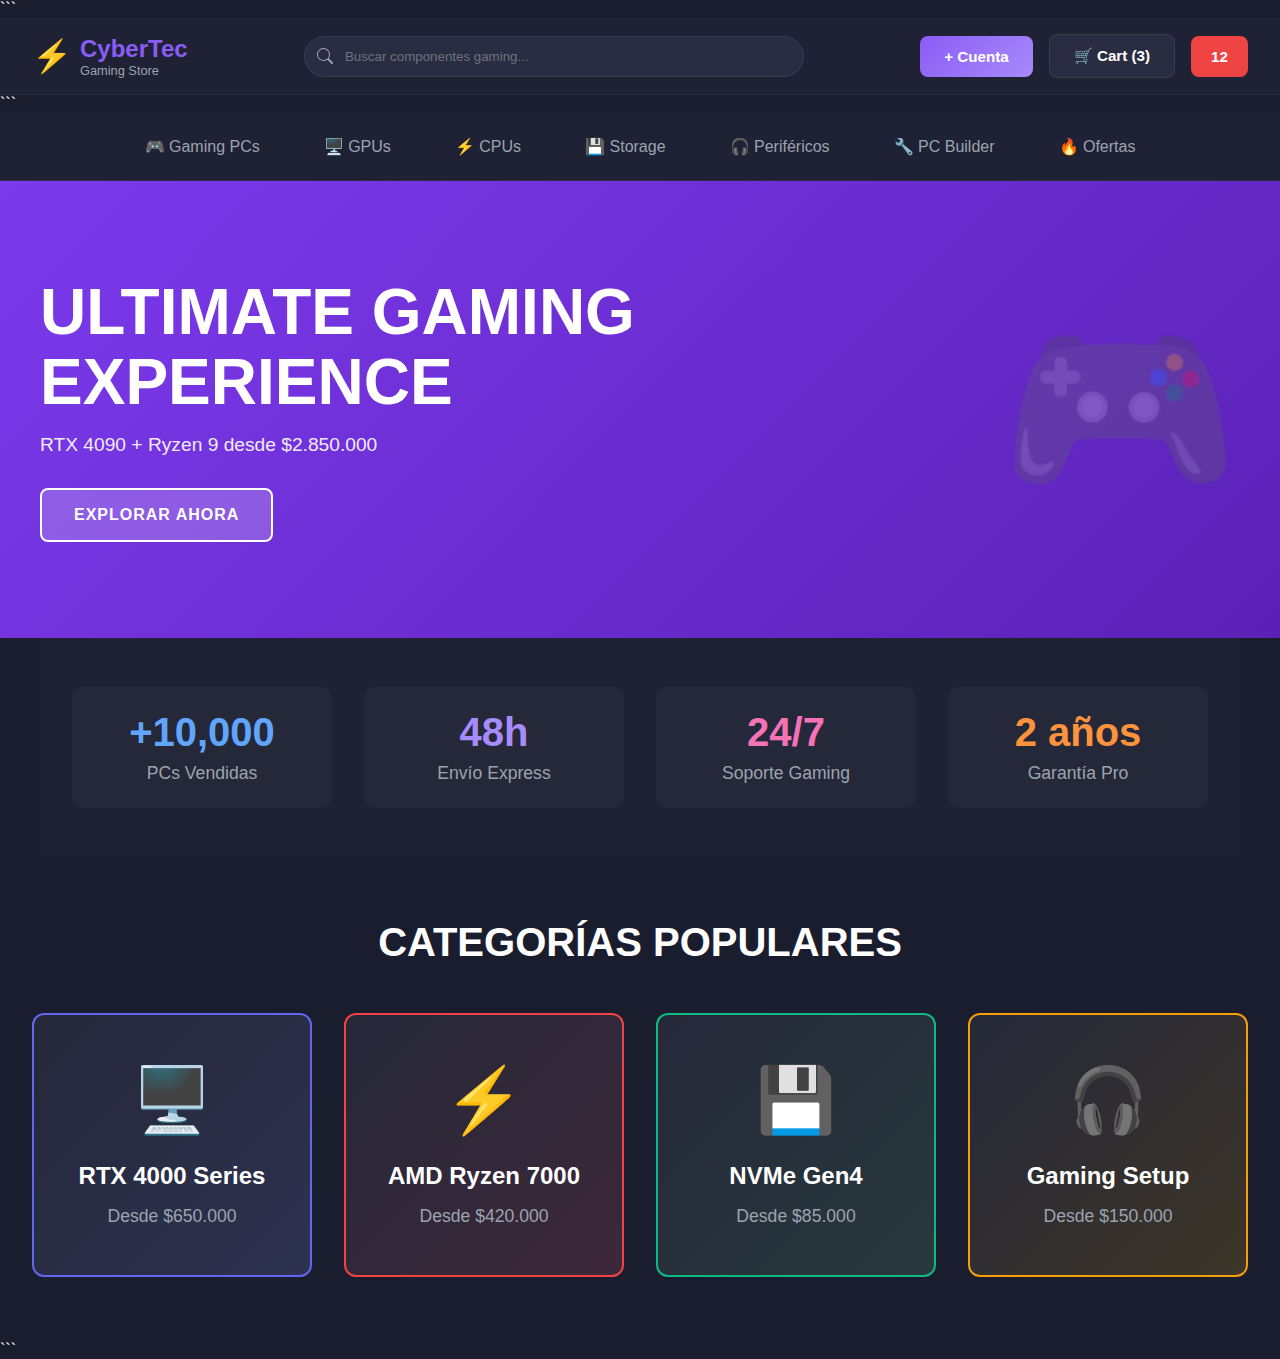
<file: public/index.html>
<!DOCTYPE html>

<html lang="es">
<head>
    <meta charset="UTF-8">
    <meta name="viewport" content="width=device-width, initial-scale=1.0">
    <title>CyberTec - Gaming Store</title>
    <style>
        * {
            margin: 0;
            padding: 0;
            box-sizing: border-box;
        }

    body {
        font-family: 'Segoe UI', Tahoma, Geneva, Verdana, sans-serif;
        background-color: #1a1d2e;
        color: #fff;
    }

    /* Header */
    header {
        background-color: #1f2235;
        padding: 1rem 2rem;
        display: flex;
        justify-content: space-between;
        align-items: center;
        border-bottom: 1px solid #2a2d3e;
    }

    .logo {
        display: flex;
        align-items: center;
        gap: 0.5rem;
        font-size: 1.5rem;
        font-weight: bold;
    }

    .logo-icon {
        color: #8b5cf6;
        font-size: 2rem;
    }

    .logo-text {
        color: #8b5cf6;
    }

    .logo-subtitle {
        font-size: 0.8rem;
        color: #9ca3af;
        font-weight: normal;
        display: block;
    }

    .search-bar {
        flex: 1;
        max-width: 500px;
        margin: 0 2rem;
    }

    .search-bar input {
        width: 100%;
        padding: 0.75rem 1rem 0.75rem 2.5rem;
        background-color: #2a2d41;
        border: 1px solid #3a3d4e;
        border-radius: 25px;
        color: #fff;
        outline: none;
        background-image: url('data:image/svg+xml;utf8,<svg xmlns="http://www.w3.org/2000/svg" width="16" height="16" fill="%239ca3af" viewBox="0 0 16 16"><path d="M11.742 10.344a6.5 6.5 0 1 0-1.397 1.398h-.001c.03.04.062.078.098.115l3.85 3.85a1 1 0 0 0 1.415-1.414l-3.85-3.85a1.007 1.007 0 0 0-.115-.1zM12 6.5a5.5 5.5 0 1 1-11 0 5.5 5.5 0 0 1 11 0z"/></svg>');
        background-repeat: no-repeat;
        background-position: 12px center;
    }

    .search-bar input::placeholder {
        color: #6b7280;
    }

    .header-actions {
        display: flex;
        gap: 1rem;
        align-items: center;
    }

    .btn {
        padding: 0.75rem 1.5rem;
        border: none;
        border-radius: 8px;
        cursor: pointer;
        font-weight: 600;
        transition: all 0.3s;
        font-size: 0.95rem;
    }

    .btn-primary {
        background: linear-gradient(135deg, #8b5cf6 0%, #a78bfa 100%);
        color: white;
    }

    .btn-primary:hover {
        transform: translateY(-2px);
        box-shadow: 0 5px 20px rgba(139, 92, 246, 0.4);
    }

    .btn-secondary {
        background-color: #2a2d41;
        color: #fff;
        border: 1px solid #3a3d4e;
    }

    .btn-secondary:hover {
        background-color: #3a3d51;
    }

    .btn-danger {
        background-color: #ef4444;
        color: white;
        border-radius: 8px;
        padding: 0.75rem 1.25rem;
    }

    /* Navigation */
    nav {
        background-color: #1f2235;
        padding: 1rem 2rem;
        display: flex;
        justify-content: center;
        gap: 2rem;
        border-bottom: 1px solid #2a2d3e;
    }

    .nav-item {
        padding: 0.5rem 1rem;
        cursor: pointer;
        transition: all 0.3s;
        border-radius: 6px;
        display: flex;
        align-items: center;
        gap: 0.5rem;
        color: #9ca3af;
    }

    .nav-item:hover {
        background-color: #2a2d41;
        color: #8b5cf6;
    }

    /* Hero Section */
    .hero {
        background: linear-gradient(135deg, #7c3aed 0%, #5b21b6 100%);
        padding: 6rem 2rem;
        text-align: left;
        position: relative;
        overflow: hidden;
    }

    .hero-content {
        max-width: 1200px;
        margin: 0 auto;
        display: flex;
        justify-content: space-between;
        align-items: center;
    }

    .hero-text h1 {
        font-size: 4rem;
        font-weight: 900;
        margin-bottom: 1rem;
        text-transform: uppercase;
        line-height: 1.1;
    }

    .hero-text p {
        font-size: 1.2rem;
        margin-bottom: 2rem;
        opacity: 0.9;
    }

    .hero-icon {
        font-size: 12rem;
        opacity: 0.3;
    }

    .btn-explore {
        padding: 1rem 2rem;
        background-color: rgba(255, 255, 255, 0.2);
        border: 2px solid white;
        border-radius: 8px;
        color: white;
        font-size: 1rem;
        font-weight: 700;
        cursor: pointer;
        transition: all 0.3s;
        text-transform: uppercase;
        letter-spacing: 1px;
    }

    .btn-explore:hover {
        background-color: white;
        color: #7c3aed;
        transform: translateY(-3px);
        box-shadow: 0 10px 30px rgba(0, 0, 0, 0.3);
    }

    /* Stats Section */
    .stats {
        background-color: #1f2235;
        padding: 3rem 2rem;
        display: grid;
        grid-template-columns: repeat(4, 1fr);
        gap: 2rem;
        max-width: 1200px;
        margin: 0 auto;
    }

    .stat-item {
        text-align: center;
        padding: 1.5rem;
        background-color: #252839;
        border-radius: 12px;
        transition: all 0.3s;
    }

    .stat-item:hover {
        transform: translateY(-5px);
        box-shadow: 0 10px 30px rgba(0, 0, 0, 0.3);
    }

    .stat-item h3 {
        font-size: 2.5rem;
        font-weight: bold;
        margin-bottom: 0.5rem;
    }

    .stat-item h3.blue { color: #60a5fa; }
    .stat-item h3.purple { color: #a78bfa; }
    .stat-item h3.pink { color: #f472b6; }
    .stat-item h3.orange { color: #fb923c; }

    .stat-item p {
        color: #9ca3af;
        font-size: 1.1rem;
    }

    /* Categories Section */
    .categories {
        padding: 4rem 2rem;
        max-width: 1400px;
        margin: 0 auto;
        background-color: #1a1d2e;
    }

    .categories h2 {
        text-align: center;
        font-size: 2.5rem;
        margin-bottom: 3rem;
        text-transform: uppercase;
        font-weight: 900;
    }

    .category-grid {
        display: grid;
        grid-template-columns: repeat(auto-fit, minmax(280px, 1fr));
        gap: 2rem;
    }

    .category-card {
        background-color: #252839;
        border-radius: 12px;
        padding: 3rem 2rem;
        text-align: center;
        cursor: pointer;
        transition: all 0.3s;
        border: 2px solid transparent;
    }

    .category-card:nth-child(1) { 
        border-color: #6366f1;
        background: linear-gradient(135deg, #252839 0%, #2d3250 100%);
    }
    .category-card:nth-child(2) { 
        border-color: #ef4444;
        background: linear-gradient(135deg, #252839 0%, #3d2839 100%);
    }
    .category-card:nth-child(3) { 
        border-color: #10b981;
        background: linear-gradient(135deg, #252839 0%, #28393d 100%);
    }
    .category-card:nth-child(4) { 
        border-color: #f59e0b;
        background: linear-gradient(135deg, #252839 0%, #3d3528 100%);
    }

    .category-card:hover {
        transform: translateY(-10px);
        box-shadow: 0 15px 40px rgba(0, 0, 0, 0.5);
    }

    .category-icon {
        font-size: 4rem;
        margin-bottom: 1.5rem;
    }

    .category-card h3 {
        font-size: 1.5rem;
        margin-bottom: 1rem;
        font-weight: 700;
    }

    .category-card p {
        color: #9ca3af;
        font-size: 1.1rem;
    }

    @media (max-width: 768px) {
        .hero-text h1 {
            font-size: 2.5rem;
        }

        .stats {
            grid-template-columns: repeat(2, 1fr);
        }

        .hero-icon {
            display: none;
        }

        .search-bar {
            display: none;
        }
    }
</style>
```

</head>
<body>
    <!-- Header -->
    <header>
        <div class="logo">
            <span class="logo-icon">⚡</span>
            <div>
                <div class="logo-text">CyberTec</div>
                <span class="logo-subtitle">Gaming Store</span>
            </div>
        </div>
        <div class="search-bar">
            <input type="text" placeholder="Buscar componentes gaming...">
        </div>
        <div class="header-actions">
            <button class="btn btn-primary" onclick="window.location.href='login.html'">+ Cuenta</button>
            <button class="btn btn-secondary" onclick="window.location.href='cart.html'">🛒 Cart (3)</button>
            <button class="btn btn-danger">12</button>
        </div>
    </header>

```
<!-- Navigation -->
<nav>
    <div class="nav-item" onclick="window.location.href='product.html'">🎮 Gaming PCs</div>
    <div class="nav-item" onclick="window.location.href='product.html'">🖥️ GPUs</div>
    <div class="nav-item" onclick="window.location.href='product.html'">⚡ CPUs</div>
    <div class="nav-item" onclick="window.location.href='product.html'">💾 Storage</div>
    <div class="nav-item" onclick="window.location.href='product.html'">🎧 Periféricos</div>
    <div class="nav-item" onclick="window.location.href='builder.html'">🔧 PC Builder</div>
    <div class="nav-item" onclick="window.location.href='product.html'">🔥 Ofertas</div>
</nav>

<!-- Hero Section -->
<section class="hero">
    <div class="hero-content">
        <div class="hero-text">
            <h1>ULTIMATE GAMING<br>EXPERIENCE</h1>
            <p>RTX 4090 + Ryzen 9 desde $2.850.000</p>
            <button class="btn-explore" onclick="window.location.href='product.html'">EXPLORAR AHORA</button>
        </div>
        <div class="hero-icon">🎮</div>
    </div>
</section>

<!-- Stats Section -->
<section class="stats">
    <div class="stat-item">
        <h3 class="blue">+10,000</h3>
        <p>PCs Vendidas</p>
    </div>
    <div class="stat-item">
        <h3 class="purple">48h</h3>
        <p>Envío Express</p>
    </div>
    <div class="stat-item">
        <h3 class="pink">24/7</h3>
        <p>Soporte Gaming</p>
    </div>
    <div class="stat-item">
        <h3 class="orange">2 años</h3>
        <p>Garantía Pro</p>
    </div>
</section>

<!-- Categories Section -->
<section class="categories">
    <h2>CATEGORÍAS POPULARES</h2>
    <div class="category-grid">
        <div class="category-card" onclick="window.location.href='product.html'">
            <div class="category-icon">🖥️</div>
            <h3>RTX 4000 Series</h3>
            <p>Desde $650.000</p>
        </div>
        <div class="category-card" onclick="window.location.href='product.html'">
            <div class="category-icon">⚡</div>
            <h3>AMD Ryzen 7000</h3>
            <p>Desde $420.000</p>
        </div>
        <div class="category-card" onclick="window.location.href='product.html'">
            <div class="category-icon">💾</div>
            <h3>NVMe Gen4</h3>
            <p>Desde $85.000</p>
        </div>
        <div class="category-card" onclick="window.location.href='product.html'">
            <div class="category-icon">🎧</div>
            <h3>Gaming Setup</h3>
            <p>Desde $150.000</p>
        </div>
    </div>
</section>

<script>
    // Funcionalidad básica de búsqueda
    document.querySelector('.search-bar input').addEventListener('input', function(e) {
        console.log('Buscando:', e.target.value);
    });

    // Click en categorías
    document.querySelectorAll('.category-card').forEach(card => {
        card.addEventListener('click', function() {
            console.log('Navegando a categoría:', this.querySelector('h3').textContent);
        });
    });
</script>
```

</body>
</html>
</file>
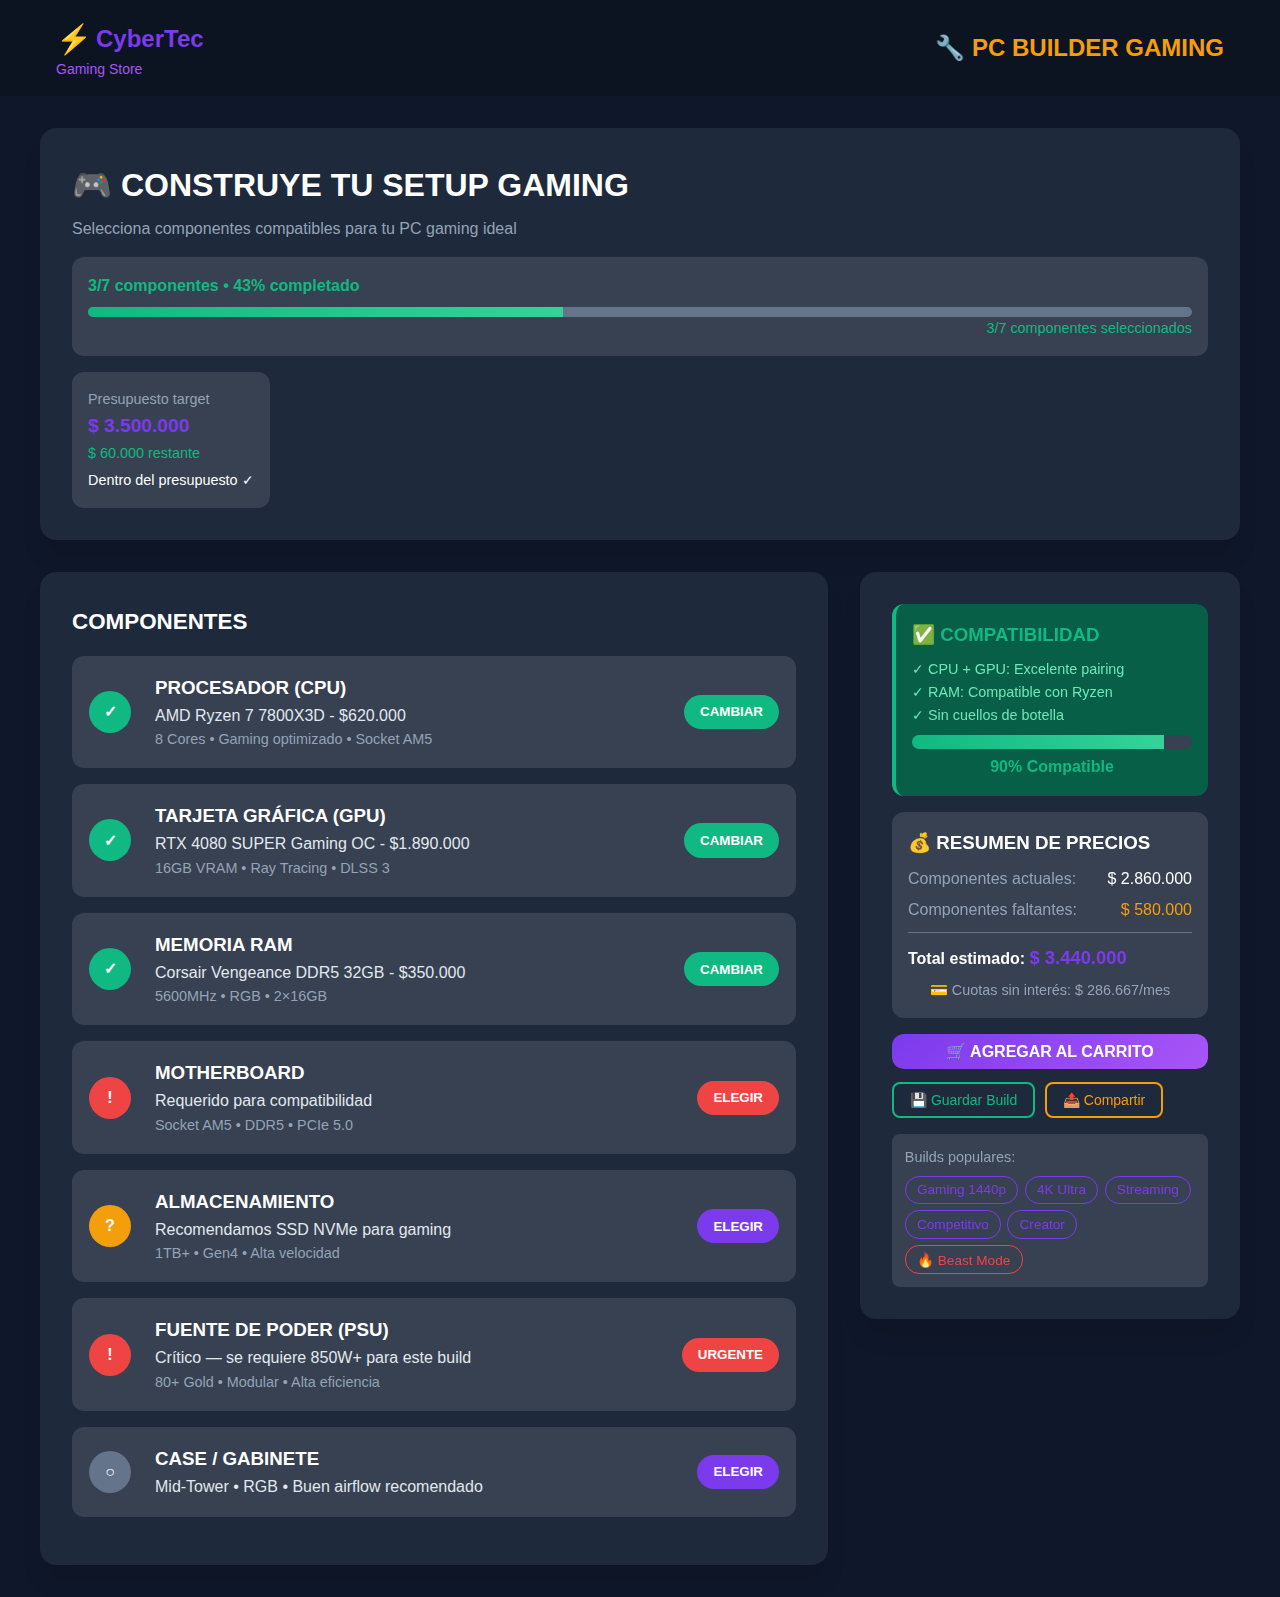
<file: public/builder.html>
<!DOCTYPE html>
<html lang="es">
<head>
  <meta charset="UTF-8" />
  <meta name="viewport" content="width=device-width, initial-scale=1.0"/>
  <title>PC Builder Gaming - CyberTec</title>

  <!-- Estilos globales + builder -->
  <link rel="stylesheet" href="../assets/css/style.css" />
  <link rel="stylesheet" href="../assets/css/builder.css" />
  <link rel="stylesheet" href="../assets/css/responsive.css" />
</head>
<body>
  <!-- Header -->
  <header class="header">
    <div class="container header-content">
      <div class="logo">
        <h1><span class="logo-icon">⚡</span>CyberTec</h1>
        <span class="tagline">Gaming Store</span>
      </div>
      <h2 class="builder-title">🔧 PC BUILDER GAMING</h2>
    </div>
  </header>

  <main class="main-container container">
    <!-- Encabezado del build -->
    <section class="build-header">
      <h1 class="build-title">🎮 CONSTRUYE TU SETUP GAMING</h1>
      <p class="build-subtitle">Selecciona componentes compatibles para tu PC gaming ideal</p>

      <div class="build-progress-container">
        <div id="build-progress-text" class="build-progress-text">0/7 componentes • 0% completado</div>
        <div class="progress-bar-container">
          <div id="progress-bar" class="progress-bar" style="width:0%"></div>
        </div>
        <div id="progress-percentage" class="progress-percentage">0/7 componentes seleccionados</div>
      </div>

      <div class="budget-display">
        <div class="budget-label">Presupuesto target</div>
        <div id="budget-amount" class="budget-amount">$0</div>
        <div id="budget-remaining" class="budget-remaining">--</div>
        <div id="budget-status" class="budget-status"></div>
      </div>
    </section>

    <section class="builder-layout">
      <!-- COMPONENTES -->
      <div class="components-section">
        <h2 class="components-title">COMPONENTES</h2>

        <!-- CPU -->
        <article class="component-item component-selected">
          <div class="component-layout">
            <div class="component-status status-selected">✓</div>
            <div class="component-info">
              <h3 class="component-title">PROCESADOR (CPU)</h3>
              <p class="component-description">AMD Ryzen 7 7800X3D - $620.000</p>
              <p class="component-specs">8 Cores • Gaming optimizado • Socket AM5</p>
            </div>
            <div class="component-action">
              <button class="action-btn btn-change" data-action="change" data-key="cpu">CAMBIAR</button>
            </div>
          </div>
        </article>

        <!-- GPU -->
        <article class="component-item component-selected">
          <div class="component-layout">
            <div class="component-status status-selected">✓</div>
            <div class="component-info">
              <h3 class="component-title">TARJETA GRÁFICA (GPU)</h3>
              <p class="component-description">RTX 4080 SUPER Gaming OC - $1.890.000</p>
              <p class="component-specs">16GB VRAM • Ray Tracing • DLSS 3</p>
            </div>
            <div class="component-action">
              <button class="action-btn btn-change" data-action="change" data-key="gpu">CAMBIAR</button>
            </div>
          </div>
        </article>

        <!-- RAM -->
        <article class="component-item component-selected">
          <div class="component-layout">
            <div class="component-status status-selected">✓</div>
            <div class="component-info">
              <h3 class="component-title">MEMORIA RAM</h3>
              <p class="component-description">Corsair Vengeance DDR5 32GB - $350.000</p>
              <p class="component-specs">5600MHz • RGB • 2×16GB</p>
            </div>
            <div class="component-action">
              <button class="action-btn btn-change" data-action="change" data-key="ram">CAMBIAR</button>
            </div>
          </div>
        </article>

        <!-- Motherboard (pendiente) -->
        <article class="component-item component-required">
          <div class="component-layout">
            <div class="component-status status-required">!</div>
            <div class="component-info">
              <h3 class="component-title">MOTHERBOARD</h3>
              <p class="component-description">Requerido para compatibilidad</p>
              <p class="component-specs">Socket AM5 • DDR5 • PCIe 5.0</p>
            </div>
            <div class="component-action">
              <button class="action-btn btn-urgent" data-action="select" data-key="motherboard">ELEGIR</button>
            </div>
          </div>
        </article>

        <!-- Storage (opcional) -->
        <article class="component-item component-optional">
          <div class="component-layout">
            <div class="component-status status-optional">?</div>
            <div class="component-info">
              <h3 class="component-title">ALMACENAMIENTO</h3>
              <p class="component-description">Recomendamos SSD NVMe para gaming</p>
              <p class="component-specs">1TB+ • Gen4 • Alta velocidad</p>
            </div>
            <div class="component-action">
              <button class="action-btn btn-select" data-action="select" data-key="storage">ELEGIR</button>
            </div>
          </div>
        </article>

        <!-- PSU (crítico) -->
        <article class="component-item component-required">
          <div class="component-layout">
            <div class="component-status status-required">!</div>
            <div class="component-info">
              <h3 class="component-title">FUENTE DE PODER (PSU)</h3>
              <p class="component-description">Crítico — se requiere 850W+ para este build</p>
              <p class="component-specs">80+ Gold • Modular • Alta eficiencia</p>
            </div>
            <div class="component-action">
              <button class="action-btn btn-urgent" data-action="select" data-key="psu">URGENTE</button>
            </div>
          </div>
        </article>

        <!-- Case (vacío) -->
        <article class="component-item component-empty">
          <div class="component-layout">
            <div class="component-status status-empty">○</div>
            <div class="component-info">
              <h3 class="component-title">CASE / GABINETE</h3>
              <p class="component-description">Mid-Tower • RGB • Buen airflow recomendado</p>
            </div>
            <div class="component-action">
              <button class="action-btn btn-select" data-action="select" data-key="case">ELEGIR</button>
            </div>
          </div>
        </article>
      </div>

      <!-- PANEL DERECHO -->
      <aside class="compatibility-panel">
        <!-- Compatibilidad -->
        <div class="compatibility-section">
          <h3 class="compatibility-title">✅ COMPATIBILIDAD</h3>
          <div class="compatibility-item">✓ CPU + GPU: Excelente pairing</div>
          <div class="compatibility-item">✓ RAM: Compatible con Ryzen</div>
          <div class="compatibility-item">✓ Sin cuellos de botella</div>

          <div class="compatibility-bar-container">
            <div id="compatibility-bar" class="compatibility-bar" style="width:0%"></div>
          </div>
          <div id="compatibility-score" class="compatibility-score">0% Compatible</div>
        </div>

        <!-- Resumen de precios -->
        <div class="price-section">
          <h3 class="price-title">💰 RESUMEN DE PRECIOS</h3>
          <div class="price-row">
            <span class="price-label">Componentes actuales:</span>
            <span id="current-total" class="price-value">$0</span>
          </div>
          <div class="price-row">
            <span class="price-label">Componentes faltantes:</span>
            <span id="missing-total" class="price-value price-missing">~$0</span>
          </div>
          <hr class="total-divider" />
          <div class="total-row">
            <span class="total-label">Total estimado:</span>
            <span id="estimated-total" class="total-value">$0</span>
          </div>
          <div id="installments" class="installments">💳 Cuotas sin interés: $0/mes</div>
        </div>

        <!-- Acciones -->
        <div class="main-actions">
          <button class="btn-primary" data-action="add-cart">🛒 AGREGAR AL CARRITO</button>
          <div class="secondary-actions">
            <button class="btn-secondary btn-save" data-action="save">💾 Guardar Build</button>
            <button class="btn-secondary btn-share" data-action="share">📤 Compartir</button>
          </div>
        </div>

        <!-- Templates rápidos -->
        <div class="quick-builds">
          <div class="quick-builds-title">Builds populares:</div>
          <div class="build-templates">
            <button class="build-template" data-template="1440p">Gaming 1440p</button>
            <button class="build-template" data-template="4k">4K Ultra</button>
            <button class="build-template" data-template="streaming">Streaming</button>
            <button class="build-template" data-template="competitive">Competitivo</button>
            <button class="build-template" data-template="creator">Creator</button>
            <button class="build-template featured" data-template="beast">🔥 Beast Mode</button>
          </div>
        </div>
      </aside>
    </section>
  </main>

  <script src="../assets/js/builder.js" defer></script>
</body>
</html>
</file>
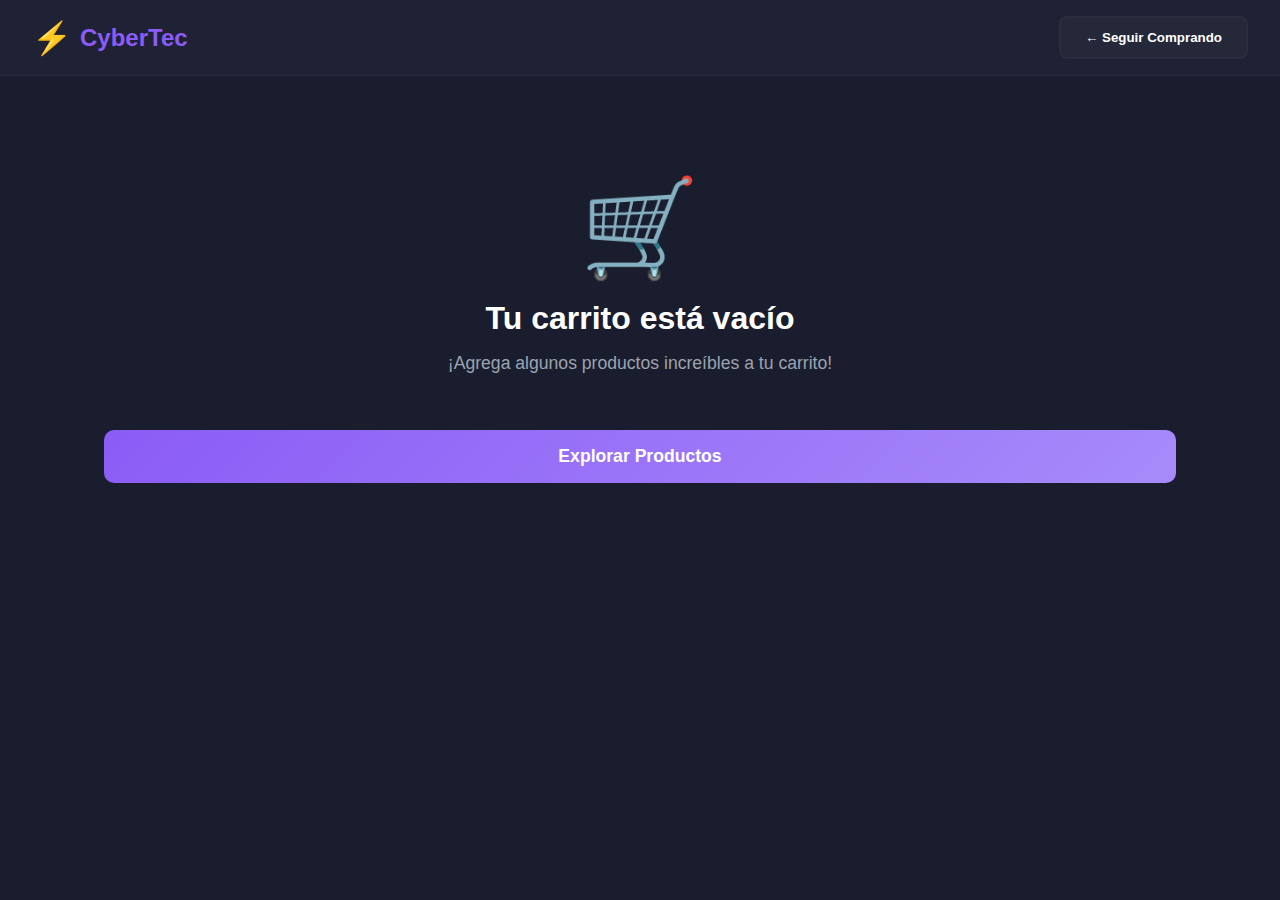
<file: public/cart.html>
<!DOCTYPE html>
<html lang="es">
<head>
    <meta charset="UTF-8">
    <meta name="viewport" content="width=device-width, initial-scale=1.0">
    <title>Carrito - CyberTec Gaming Store</title>
    <style>
        * {
            margin: 0;
            padding: 0;
            box-sizing: border-box;
        }

        body {
            font-family: 'Segoe UI', Tahoma, Geneva, Verdana, sans-serif;
            background-color: #1a1d2e;
            color: #fff;
        }

        header {
            background-color: #1f2235;
            padding: 1rem 2rem;
            display: flex;
            justify-content: space-between;
            align-items: center;
            border-bottom: 1px solid #2a2d3e;
        }

        .logo {
            display: flex;
            align-items: center;
            gap: 0.5rem;
            font-size: 1.5rem;
            font-weight: bold;
            cursor: pointer;
        }

        .logo-icon {
            color: #8b5cf6;
            font-size: 2rem;
        }

        .logo-text {
            color: #8b5cf6;
        }

        .btn-back {
            padding: 0.75rem 1.5rem;
            background-color: #252839;
            border: 2px solid #2a2d3e;
            border-radius: 8px;
            color: white;
            cursor: pointer;
            transition: all 0.3s;
            font-weight: 600;
        }

        .btn-back:hover {
            border-color: #8b5cf6;
            background-color: #2a2d41;
        }

        .container {
            max-width: 1200px;
            margin: 0 auto;
            padding: 2rem;
            display: grid;
            grid-template-columns: 1fr 400px;
            gap: 2rem;
        }

        .cart-section h2 {
            font-size: 2rem;
            margin-bottom: 1.5rem;
        }

        .cart-items {
            display: flex;
            flex-direction: column;
            gap: 1rem;
        }

        .cart-item {
            background-color: #1f2235;
            border-radius: 12px;
            padding: 1.5rem;
            display: flex;
            gap: 1.5rem;
            align-items: center;
            transition: all 0.3s;
            border: 2px solid transparent;
        }

        .cart-item:hover {
            background-color: #252839;
            border-color: rgba(139, 92, 246, 0.3);
        }

        .item-image {
            width: 100px;
            height: 100px;
            background: linear-gradient(135deg, #252839 0%, #2a2d3e 100%);
            border-radius: 8px;
            display: flex;
            align-items: center;
            justify-content: center;
            font-size: 3rem;
            flex-shrink: 0;
        }

        .item-info {
            flex: 1;
        }

        .item-name {
            font-size: 1.2rem;
            font-weight: bold;
            margin-bottom: 0.5rem;
        }

        .item-category {
            color: #8b5cf6;
            font-size: 0.9rem;
            margin-bottom: 0.5rem;
        }

        .item-price {
            font-size: 1.3rem;
            color: #10b981;
            font-weight: bold;
        }

        .item-actions {
            display: flex;
            flex-direction: column;
            gap: 1rem;
            align-items: center;
        }

        .quantity-controls {
            display: flex;
            align-items: center;
            gap: 0.5rem;
            background-color: #252839;
            padding: 0.5rem;
            border-radius: 8px;
        }

        .qty-btn {
            width: 30px;
            height: 30px;
            background-color: #8b5cf6;
            border: none;
            border-radius: 6px;
            color: white;
            cursor: pointer;
            font-size: 1rem;
            transition: all 0.3s;
            display: flex;
            align-items: center;
            justify-content: center;
        }

        .qty-btn:hover {
            background-color: #7c3aed;
        }

        .qty-value {
            min-width: 40px;
            text-align: center;
            font-weight: bold;
        }

        .btn-remove {
            padding: 0.5rem 1rem;
            background-color: #ef4444;
            border: none;
            border-radius: 8px;
            color: white;
            cursor: pointer;
            transition: all 0.3s;
            font-size: 0.9rem;
            font-weight: 600;
        }

        .btn-remove:hover {
            background-color: #dc2626;
        }

        .summary-card {
            background-color: #1f2235;
            border-radius: 12px;
            padding: 2rem;
            height: fit-content;
            position: sticky;
            top: 2rem;
        }

        .summary-card h3 {
            font-size: 1.5rem;
            margin-bottom: 1.5rem;
            color: #fff;
        }

        .summary-row {
            display: flex;
            justify-content: space-between;
            padding: 0.75rem 0;
            border-bottom: 1px solid #2a2d3e;
        }

        .summary-row:last-of-type {
            border-bottom: none;
        }

        .summary-label {
            color: #9ca3af;
        }

        .summary-value {
            font-weight: 600;
        }

        .total-row {
            margin-top: 1rem;
            padding-top: 1rem;
            border-top: 2px solid #8b5cf6;
            font-size: 1.1rem;
        }

        .total-value {
            font-size: 1.8rem;
            color: #10b981;
        }

        .discount-section {
            margin: 1.5rem 0;
        }

        .discount-label {
            color: #9ca3af;
            font-size: 0.9rem;
            display: block;
            margin-bottom: 0.5rem;
        }

        .discount-input {
            display: flex;
            gap: 0.5rem;
        }

        .discount-input input {
            flex: 1;
            padding: 0.75rem;
            background-color: #252839;
            border: 2px solid #2a2d3e;
            border-radius: 8px;
            color: #fff;
        }

        .discount-input input:focus {
            outline: none;
            border-color: #8b5cf6;
        }

        .btn-apply {
            padding: 0.75rem 1rem;
            background-color: #10b981;
            border: none;
            border-radius: 8px;
            color: white;
            cursor: pointer;
            transition: all 0.3s;
            font-weight: 600;
        }

        .btn-apply:hover {
            background-color: #059669;
        }

        .btn-checkout {
            width: 100%;
            padding: 1rem;
            background: linear-gradient(135deg, #8b5cf6 0%, #a78bfa 100%);
            border: none;
            border-radius: 10px;
            color: white;
            font-size: 1.1rem;
            font-weight: 600;
            cursor: pointer;
            transition: all 0.3s;
            margin-top: 1.5rem;
        }

        .btn-checkout:hover {
            transform: translateY(-2px);
            box-shadow: 0 10px 30px rgba(139, 92, 246, 0.4);
        }

        .btn-continue {
            width: 100%;
            padding: 1rem;
            background-color: transparent;
            border: 2px solid #8b5cf6;
            border-radius: 10px;
            color: #8b5cf6;
            font-size: 1rem;
            font-weight: 600;
            cursor: pointer;
            transition: all 0.3s;
            margin-top: 1rem;
        }

        .btn-continue:hover {
            background-color: #8b5cf6;
            color: white;
        }

        .empty-cart {
            text-align: center;
            padding: 4rem 2rem;
            grid-column: 1 / -1;
        }

        .empty-cart-icon {
            font-size: 6rem;
            margin-bottom: 1rem;
        }

        .empty-cart h3 {
            font-size: 2rem;
            margin-bottom: 1rem;
        }

        .empty-cart p {
            color: #9ca3af;
            font-size: 1.1rem;
            margin-bottom: 2rem;
        }

        .security-badges {
            display: flex;
            justify-content: space-around;
            margin-top: 1.5rem;
            padding-top: 1.5rem;
            border-top: 1px solid #2a2d3e;
        }

        .security-badge {
            text-align: center;
            font-size: 0.85rem;
            color: #9ca3af;
        }

        .security-badge-icon {
            font-size: 1.5rem;
            margin-bottom: 0.25rem;
        }

        .installment-info {
            text-align: center;
            color: #6ee7b7;
            font-size: 0.9rem;
            margin-top: 0.5rem;
        }

        @media (max-width: 968px) {
            .container {
                grid-template-columns: 1fr;
            }

            .summary-card {
                position: relative;
                top: 0;
            }
        }
    </style>
</head>
<body>
    <header>
        <div class="logo" onclick="window.location.href='index.html'">
            <span class="logo-icon">⚡</span>
            <div class="logo-text">CyberTec</div>
        </div>
        <button class="btn-back" onclick="window.location.href='product.html'">
            ← Seguir Comprando
        </button>
    </header>

    <div class="container" id="cart-container">
        <!-- El contenido se cargará dinámicamente -->
    </div>

    <script>
        let cart = [];
        let discount = 0;

        // Cargar carrito
        function loadCart() {
            cart = JSON.parse(localStorage.getItem('cart') || '[]');
            displayCart();
        }

        // Mostrar carrito
        function displayCart() {
            const container = document.getElementById('cart-container');

            if (cart.length === 0) {
                container.innerHTML = `
                    <div class="empty-cart">
                        <div class="empty-cart-icon">🛒</div>
                        <h3>Tu carrito está vacío</h3>
                        <p>¡Agrega algunos productos increíbles a tu carrito!</p>
                        <button class="btn-checkout" onclick="window.location.href='product.html'">
                            Explorar Productos
                        </button>
                    </div>
                `;
                return;
            }

            const subtotal = cart.reduce((sum, item) => sum + (item.price * item.quantity), 0);
            const discountAmount = subtotal * discount;
            const shipping = (subtotal - discountAmount) > 500000 ? 0 : 25000;
            const tax = (subtotal - discountAmount) * 0.19;
            const total = subtotal - discountAmount + shipping + tax;

            container.innerHTML = `
                <div class="cart-section">
                    <h2>🛒 Tu Carrito (${cart.length} ${cart.length === 1 ? 'producto' : 'productos'})</h2>
                    <div class="cart-items">
                        ${cart.map(item => `
                            <div class="cart-item">
                                <div class="item-image">${getIconForCategory(item.category)}</div>
                                <div class="item-info">
                                    <div class="item-name">${item.name}</div>
                                    <div class="item-category">${item.category || 'General'}</div>
                                    <div class="item-price">${formatPrice(item.price)} c/u</div>
                                </div>
                                <div class="item-actions">
                                    <div class="quantity-controls">
                                        <button class="qty-btn" onclick="updateQuantity(${item.id}, -1)">−</button>
                                        <span class="qty-value">${item.quantity}</span>
                                        <button class="qty-btn" onclick="updateQuantity(${item.id}, 1)">+</button>
                                    </div>
                                    <button class="btn-remove" onclick="removeFromCart(${item.id})">
                                        🗑️ Eliminar
                                    </button>
                                </div>
                            </div>
                        `).join('')}
                    </div>
                </div>

                <div class="summary-card">
                    <h3>📋 Resumen del Pedido</h3>
                    
                    <div class="summary-row">
                        <span class="summary-label">Subtotal:</span>
                        <span class="summary-value">${formatPrice(subtotal)}</span>
                    </div>
                    
                    ${discount > 0 ? `
                    <div class="summary-row">
                        <span class="summary-label">Descuento (${(discount * 100)}%):</span>
                        <span class="summary-value" style="color: #10b981;">-${formatPrice(discountAmount)}</span>
                    </div>
                    ` : ''}
                    
                    <div class="summary-row">
                        <span class="summary-label">Envío:</span>
                        <span class="summary-value">${shipping === 0 ? 'GRATIS 🎉' : formatPrice(shipping)}</span>
                    </div>
                    
                    <div class="summary-row">
                        <span class="summary-label">IVA (19%):</span>
                        <span class="summary-value">${formatPrice(tax)}</span>
                    </div>

                    <div class="discount-section">
                        <label class="discount-label">Código de descuento</label>
                        <div class="discount-input">
                            <input type="text" id="coupon-input" placeholder="Ingresa tu código">
                            <button class="btn-apply" onclick="applyCoupon()">Aplicar</button>
                        </div>
                    </div>
                    
                    <div class="summary-row total-row">
                        <span class="summary-label">Total:</span>
                        <span class="summary-value total-value">${formatPrice(total)}</span>
                    </div>

                    <div class="installment-info">
                        💳 12 cuotas sin interés: ${formatPrice(total / 12)}
                    </div>

                    <button class="btn-checkout" onclick="checkout()">
                        🚀 Proceder al Pago
                    </button>

                    <button class="btn-continue" onclick="window.location.href='product.html'">
                        ← Continuar Comprando
                    </button>

                    <div class="security-badges">
                        <div class="security-badge">
                            <div class="security-badge-icon">🔒</div>
                            <div>Pago Seguro</div>
                        </div>
                        <div class="security-badge">
                            <div class="security-badge-icon">🚚</div>
                            <div>Envío Rápido</div>
                        </div>
                        <div class="security-badge">
                            <div class="security-badge-icon">✓</div>
                            <div>Garantía Pro</div>
                        </div>
                    </div>
                </div>
            `;
        }

        // Actualizar cantidad
        function updateQuantity(productId, change) {
            const item = cart.find(i => i.id === productId);
            if (item) {
                item.quantity += change;
                if (item.quantity <= 0) {
                    removeFromCart(productId);
                    return;
                }
                if (item.quantity > item.stock) {
                    alert(`Solo hay ${item.stock} unidades disponibles`);
                    item.quantity = item.stock;
                }
                saveCart();
                displayCart();
            }
        }

        // Eliminar del carrito
        function removeFromCart(productId) {
            cart = cart.filter(item => item.id !== productId);
            saveCart();
            displayCart();
        }

        // Guardar carrito
        function saveCart() {
            localStorage.setItem('cart', JSON.stringify(cart));
        }

        // Aplicar cupón
        function applyCoupon() {
            const coupon = document.getElementById('coupon-input').value.toUpperCase().trim();
            
            const validCoupons = {
                'CYBER10': 0.10,
                'GAMER20': 0.20,
                'FIRST15': 0.15,
                'BLACK30': 0.30
            };

            if (validCoupons[coupon]) {
                discount = validCoupons[coupon];
                alert(`¡Cupón aplicado! Descuento del ${(discount * 100)}% 🎉`);
                displayCart();
            } else if (coupon === '') {
                alert('Por favor ingresa un código de cupón');
            } else {
                alert('Cupón inválido ❌');
            }
        }

        // Proceder al checkout
        function checkout() {
            if (cart.length === 0) {
                alert('Tu carrito está vacío');
                return;
            }

            // Guardar el descuento actual para usarlo en checkout
            if (discount > 0) {
                localStorage.setItem('cartDiscount', discount.toString());
            }

            // Redirigir a la página de checkout
            window.location.href = 'checkout.html';
        }

        // Vaciar carrito completamente
        function clearCart() {
            if (confirm('¿Estás seguro de que quieres vaciar el carrito?')) {
                cart = [];
                saveCart();
                displayCart();
            }
        }

        // Obtener icono según categoría
        function getIconForCategory(category) {
            const icons = {
                'GPU': '🎨',
                'CPU': '⚡',
                'RAM': '💾',
                'Storage': '💿',
                'Motherboard': '🔌',
                'PSU': '🔋',
                'Case': '🖥️'
            };
            return icons[category] || '📦';
        }

        // Formatear precio
        function formatPrice(price) {
            return `$ ${Math.round(price).toLocaleString('es-CO')}`;
        }

        // Inicializar
        document.addEventListener('DOMContentLoaded', function() {
            loadCart();
        });
    </script>
</body>
</html>
</file>
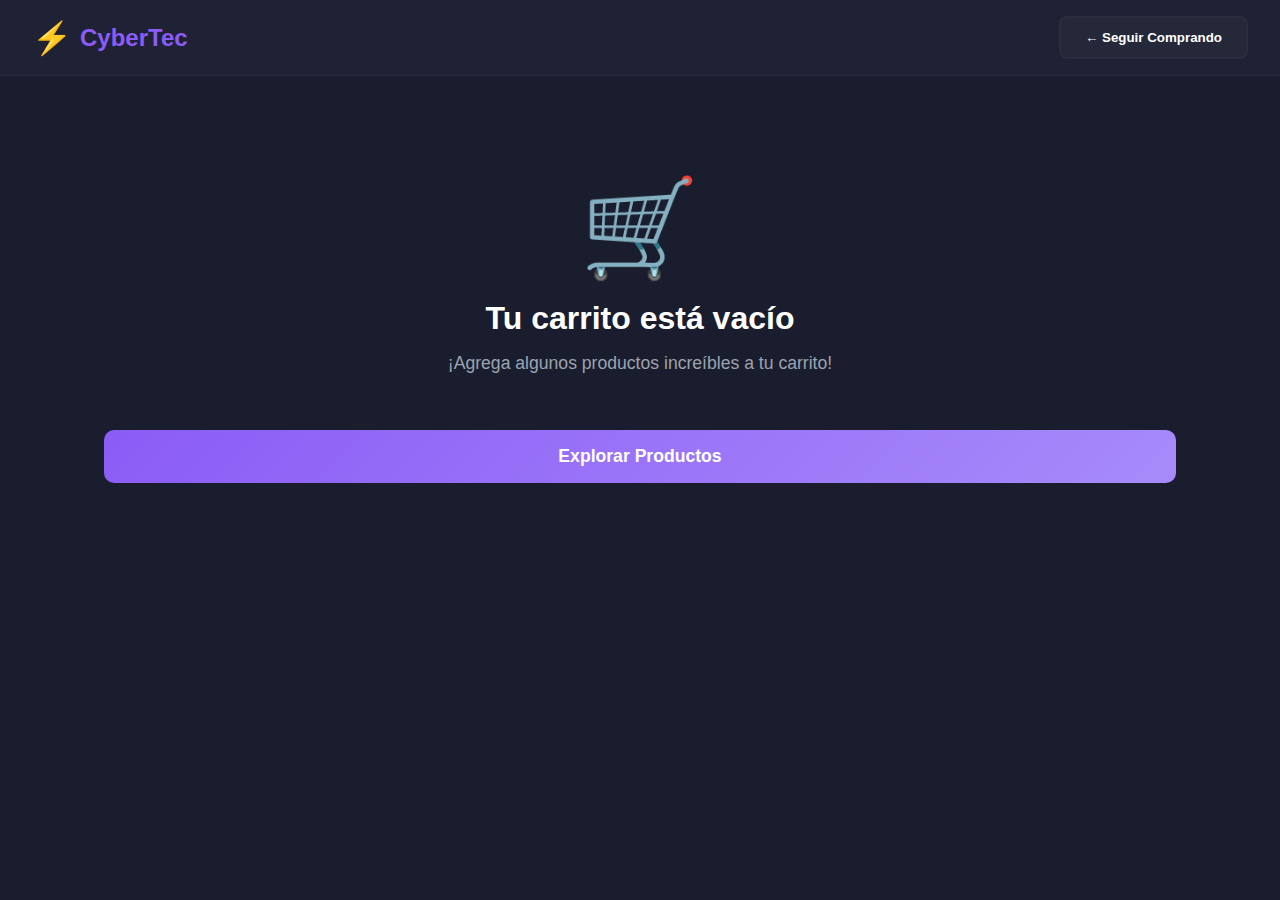
<file: public/checkout.html>
<!DOCTYPE html>
<html lang="es">
<head>
    <meta charset="UTF-8">
    <meta name="viewport" content="width=device-width, initial-scale=1.0">
    <title>Checkout - CyberTec Gaming Store</title>
    <style>
        * {
            margin: 0;
            padding: 0;
            box-sizing: border-box;
        }

        body {
            font-family: 'Segoe UI', Tahoma, Geneva, Verdana, sans-serif;
            background-color: #1a1d2e;
            color: #fff;
        }

        header {
            background-color: #1f2235;
            padding: 1rem 2rem;
            display: flex;
            justify-content: space-between;
            align-items: center;
            border-bottom: 1px solid #2a2d3e;
        }

        .logo {
            display: flex;
            align-items: center;
            gap: 0.5rem;
            font-size: 1.5rem;
            font-weight: bold;
            cursor: pointer;
        }

        .logo-icon {
            color: #8b5cf6;
            font-size: 2rem;
        }

        .logo-text {
            color: #8b5cf6;
        }

        .checkout-steps {
            display: flex;
            gap: 1rem;
            align-items: center;
        }

        .step {
            display: flex;
            align-items: center;
            gap: 0.5rem;
            color: #9ca3af;
        }

        .step.active {
            color: #8b5cf6;
        }

        .step-number {
            width: 30px;
            height: 30px;
            border-radius: 50%;
            background-color: #252839;
            display: flex;
            align-items: center;
            justify-content: center;
            font-weight: bold;
        }

        .step.active .step-number {
            background-color: #8b5cf6;
            color: white;
        }

        .container {
            max-width: 1200px;
            margin: 0 auto;
            padding: 2rem;
            display: grid;
            grid-template-columns: 1.5fr 1fr;
            gap: 2rem;
        }

        .checkout-form {
            background-color: #1f2235;
            border-radius: 12px;
            padding: 2rem;
        }

        .section-title {
            font-size: 1.5rem;
            margin-bottom: 1.5rem;
            display: flex;
            align-items: center;
            gap: 0.5rem;
        }

        .form-section {
            margin-bottom: 2rem;
        }

        .section-subtitle {
            font-size: 1.2rem;
            margin-bottom: 1rem;
            color: #8b5cf6;
        }

        .form-row {
            display: grid;
            grid-template-columns: 1fr 1fr;
            gap: 1rem;
            margin-bottom: 1rem;
        }

        .form-group {
            margin-bottom: 1rem;
        }

        .form-group.full-width {
            grid-column: 1 / -1;
        }

        .form-group label {
            display: block;
            margin-bottom: 0.5rem;
            color: #9ca3af;
            font-weight: 600;
            font-size: 0.9rem;
        }

        .required {
            color: #ef4444;
        }

        .form-group input,
        .form-group select,
        .form-group textarea {
            width: 100%;
            padding: 0.875rem;
            background-color: #252839;
            border: 2px solid #2a2d3e;
            border-radius: 8px;
            color: #fff;
            font-size: 1rem;
            transition: all 0.3s;
        }

        .form-group input:focus,
        .form-group select:focus,
        .form-group textarea:focus {
            outline: none;
            border-color: #8b5cf6;
            background-color: #2a2d41;
        }

        .form-group input.error {
            border-color: #ef4444;
        }

        .error-message {
            color: #ef4444;
            font-size: 0.85rem;
            margin-top: 0.25rem;
            display: none;
        }

        .error-message.show {
            display: block;
        }

        .helper-text {
            font-size: 0.85rem;
            color: #6b7280;
            margin-top: 0.25rem;
        }

        .payment-methods {
            display: grid;
            grid-template-columns: repeat(auto-fit, minmax(150px, 1fr));
            gap: 1rem;
        }

        .payment-method {
            padding: 1rem;
            background-color: #252839;
            border: 2px solid #2a2d3e;
            border-radius: 8px;
            cursor: pointer;
            transition: all 0.3s;
            text-align: center;
        }

        .payment-method:hover {
            border-color: #8b5cf6;
        }

        .payment-method.selected {
            border-color: #8b5cf6;
            background-color: rgba(139, 92, 246, 0.1);
        }

        .payment-icon {
            font-size: 2rem;
            margin-bottom: 0.5rem;
        }

        .payment-name {
            font-size: 0.9rem;
            font-weight: 600;
        }

        .order-summary {
            background-color: #1f2235;
            border-radius: 12px;
            padding: 2rem;
            height: fit-content;
            position: sticky;
            top: 2rem;
        }

        .summary-title {
            font-size: 1.5rem;
            margin-bottom: 1.5rem;
        }

        .cart-items {
            max-height: 300px;
            overflow-y: auto;
            margin-bottom: 1.5rem;
        }

        .cart-item {
            display: flex;
            gap: 1rem;
            padding: 1rem;
            background-color: #252839;
            border-radius: 8px;
            margin-bottom: 0.5rem;
        }

        .item-image {
            width: 60px;
            height: 60px;
            background: linear-gradient(135deg, #2a2d3e 0%, #252839 100%);
            border-radius: 6px;
            display: flex;
            align-items: center;
            justify-content: center;
            font-size: 2rem;
            flex-shrink: 0;
        }

        .item-info {
            flex: 1;
        }

        .item-name {
            font-weight: 600;
            margin-bottom: 0.25rem;
            font-size: 0.95rem;
        }

        .item-details {
            font-size: 0.85rem;
            color: #9ca3af;
        }

        .item-price {
            font-weight: 600;
            color: #10b981;
        }

        .summary-row {
            display: flex;
            justify-content: space-between;
            padding: 0.75rem 0;
            border-bottom: 1px solid #2a2d3e;
        }

        .summary-label {
            color: #9ca3af;
        }

        .summary-value {
            font-weight: 600;
        }

        .total-row {
            margin-top: 1rem;
            padding-top: 1rem;
            border-top: 2px solid #8b5cf6;
            font-size: 1.1rem;
        }

        .total-value {
            font-size: 1.8rem;
            color: #10b981;
        }

        .btn-place-order {
            width: 100%;
            padding: 1.25rem;
            background: linear-gradient(135deg, #8b5cf6 0%, #a78bfa 100%);
            border: none;
            border-radius: 10px;
            color: white;
            font-size: 1.1rem;
            font-weight: 600;
            cursor: pointer;
            transition: all 0.3s;
            margin-top: 1.5rem;
        }

        .btn-place-order:hover:not(:disabled) {
            transform: translateY(-2px);
            box-shadow: 0 10px 30px rgba(139, 92, 246, 0.4);
        }

        .btn-place-order:disabled {
            opacity: 0.5;
            cursor: not-allowed;
        }

        .security-info {
            display: flex;
            align-items: center;
            gap: 0.5rem;
            margin-top: 1rem;
            padding: 1rem;
            background-color: rgba(16, 185, 129, 0.1);
            border-radius: 8px;
            font-size: 0.9rem;
            color: #10b981;
        }

        .terms-checkbox {
            display: flex;
            align-items: flex-start;
            gap: 0.75rem;
            margin-top: 1.5rem;
            padding: 1rem;
            background-color: #252839;
            border-radius: 8px;
        }

        .terms-checkbox input[type="checkbox"] {
            width: 20px;
            height: 20px;
            cursor: pointer;
            margin-top: 2px;
            accent-color: #8b5cf6;
        }

        .terms-checkbox label {
            color: #9ca3af;
            font-size: 0.9rem;
            line-height: 1.5;
        }

        .terms-checkbox a {
            color: #8b5cf6;
            text-decoration: none;
        }

        .terms-checkbox a:hover {
            text-decoration: underline;
        }

        @media (max-width: 968px) {
            .container {
                grid-template-columns: 1fr;
            }

            .order-summary {
                position: relative;
                top: 0;
            }

            .form-row {
                grid-template-columns: 1fr;
            }
        }
    </style>
</head>
<body>
    <header>
        <div class="logo" onclick="window.location.href='index.html'">
            <span class="logo-icon">⚡</span>
            <div class="logo-text">CyberTec</div>
        </div>
        <div class="checkout-steps">
            <div class="step">
                <span class="step-number">1</span>
                <span>Carrito</span>
            </div>
            <span style="color: #2a2d3e;">→</span>
            <div class="step active">
                <span class="step-number">2</span>
                <span>Checkout</span>
            </div>
            <span style="color: #2a2d3e;">→</span>
            <div class="step">
                <span class="step-number">3</span>
                <span>Confirmación</span>
            </div>
        </div>
    </header>

    <div class="container">
        <!-- Checkout Form -->
        <div class="checkout-form">
            <h2 class="section-title">💳 Finalizar Compra</h2>

            <form id="checkoutForm">
                <!-- Información Personal -->
                <div class="form-section">
                    <h3 class="section-subtitle">👤 Información Personal</h3>
                    
                    <div class="form-row">
                        <div class="form-group">
                            <label for="firstName">Nombre <span class="required">*</span></label>
                            <input type="text" id="firstName" name="firstName" required>
                            <div class="error-message" id="firstNameError">Por favor ingresa tu nombre</div>
                        </div>

                        <div class="form-group">
                            <label for="lastName">Apellido <span class="required">*</span></label>
                            <input type="text" id="lastName" name="lastName" required>
                            <div class="error-message" id="lastNameError">Por favor ingresa tu apellido</div>
                        </div>
                    </div>

                    <div class="form-row">
                        <div class="form-group">
                            <label for="email">Email <span class="required">*</span></label>
                            <input type="email" id="email" name="email" required>
                            <div class="helper-text">Recibirás la confirmación en este email</div>
                            <div class="error-message" id="emailError">Por favor ingresa un email válido</div>
                        </div>

                        <div class="form-group">
                            <label for="phone">Teléfono <span class="required">*</span></label>
                            <input type="tel" id="phone" name="phone" placeholder="+57 300 123 4567" required>
                            <div class="error-message" id="phoneError">Por favor ingresa tu teléfono</div>
                        </div>
                    </div>

                    <div class="form-group">
                        <label for="idNumber">Número de Identificación <span class="required">*</span></label>
                        <input type="text" id="idNumber" name="idNumber" placeholder="Cédula o NIT" required>
                        <div class="error-message" id="idNumberError">Por favor ingresa tu identificación</div>
                    </div>
                </div>

                <!-- Dirección de Envío -->
                <div class="form-section">
                    <h3 class="section-subtitle">📍 Dirección de Envío</h3>
                    
                    <div class="form-group">
                        <label for="address">Dirección Completa <span class="required">*</span></label>
                        <input type="text" id="address" name="address" placeholder="Calle 123 #45-67" required>
                        <div class="error-message" id="addressError">Por favor ingresa tu dirección</div>
                    </div>

                    <div class="form-row">
                        <div class="form-group">
                            <label for="city">Ciudad <span class="required">*</span></label>
                            <input type="text" id="city" name="city" placeholder="Bogotá" required>
                            <div class="error-message" id="cityError">Por favor ingresa tu ciudad</div>
                        </div>

                        <div class="form-group">
                            <label for="department">Departamento <span class="required">*</span></label>
                            <select id="department" name="department" required>
                                <option value="">Seleccionar</option>
                                <option value="Amazonas">Amazonas</option>
                                <option value="Antioquia">Antioquia</option>
                                <option value="Arauca">Arauca</option>
                                <option value="Atlántico">Atlántico</option>
                                <option value="Bolívar">Bolívar</option>
                                <option value="Boyacá">Boyacá</option>
                                <option value="Caldas">Caldas</option>
                                <option value="Caquetá">Caquetá</option>
                                <option value="Casanare">Casanare</option>
                                <option value="Cauca">Cauca</option>
                                <option value="Cesar">Cesar</option>
                                <option value="Chocó">Chocó</option>
                                <option value="Córdoba">Córdoba</option>
                                <option value="Cundinamarca">Cundinamarca</option>
                                <option value="Guainía">Guainía</option>
                                <option value="Guaviare">Guaviare</option>
                                <option value="Huila">Huila</option>
                                <option value="La Guajira">La Guajira</option>
                                <option value="Magdalena">Magdalena</option>
                                <option value="Meta">Meta</option>
                                <option value="Nariño">Nariño</option>
                                <option value="Norte de Santander">Norte de Santander</option>
                                <option value="Putumayo">Putumayo</option>
                                <option value="Quindío">Quindío</option>
                                <option value="Risaralda">Risaralda</option>
                                <option value="San Andrés y Providencia">San Andrés y Providencia</option>
                                <option value="Santander">Santander</option>
                                <option value="Sucre">Sucre</option>
                                <option value="Tolima">Tolima</option>
                                <option value="Valle del Cauca">Valle del Cauca</option>
                                <option value="Vaupés">Vaupés</option>
                                <option value="Vichada">Vichada</option>
                            </select>
                            <div class="error-message" id="departmentError">Por favor selecciona tu departamento</div>
                        </div>
                    </div>

                    <div class="form-group">
                        <label for="postalCode">Código Postal</label>
                        <input type="text" id="postalCode" name="postalCode" placeholder="110111">
                    </div>

                    <div class="form-group">
                        <label for="notes">Notas de Entrega (opcional)</label>
                        <textarea id="notes" name="notes" rows="3" placeholder="Ej: Apartamento 301, Torre B"></textarea>
                    </div>
                </div>

                <!-- Método de Pago -->
                <div class="form-section">
                    <h3 class="section-subtitle">💳 Método de Pago</h3>
                    
                    <div class="payment-methods">
                        <div class="payment-method" onclick="selectPayment('credit')">
                            <div class="payment-icon">💳</div>
                            <div class="payment-name">Tarjeta Crédito</div>
                        </div>
                        <div class="payment-method" onclick="selectPayment('debit')">
                            <div class="payment-icon">💳</div>
                            <div class="payment-name">Tarjeta Débito</div>
                        </div>
                        <div class="payment-method" onclick="selectPayment('pse')">
                            <div class="payment-icon">🏦</div>
                            <div class="payment-name">PSE</div>
                        </div>
                        <div class="payment-method" onclick="selectPayment('cash')">
                            <div class="payment-icon">💵</div>
                            <div class="payment-name">Efectivo</div>
                        </div>
                    </div>
                    <input type="hidden" id="paymentMethod" name="paymentMethod" value="">
                    <div class="error-message" id="paymentError">Por favor selecciona un método de pago</div>
                </div>

                <!-- Términos y Condiciones -->
                <div class="terms-checkbox">
                    <input type="checkbox" id="terms" name="terms" required>
                    <label for="terms">
                        Acepto los <a href="#">Términos y Condiciones</a>, la <a href="#">Política de Privacidad</a> 
                        y la <a href="#">Política de Envíos</a> de CyberTec Gaming Store
                    </label>
                </div>
                <div class="error-message" id="termsError">Debes aceptar los términos y condiciones</div>
            </form>
        </div>

        <!-- Order Summary -->
        <div class="order-summary">
            <h3 class="summary-title">📋 Resumen del Pedido</h3>
            
            <div class="cart-items" id="cartItemsSummary">
                <!-- Se llenará dinámicamente -->
            </div>

            <div class="summary-row">
                <span class="summary-label">Subtotal:</span>
                <span class="summary-value" id="summarySubtotal">$0</span>
            </div>

            <div class="summary-row" id="discountRow" style="display: none;">
                <span class="summary-label">Descuento:</span>
                <span class="summary-value" style="color: #10b981;" id="summaryDiscount">$0</span>
            </div>

            <div class="summary-row">
                <span class="summary-label">Envío:</span>
                <span class="summary-value" id="summaryShipping">$0</span>
            </div>

            <div class="summary-row">
                <span class="summary-label">IVA (19%):</span>
                <span class="summary-value" id="summaryTax">$0</span>
            </div>

            <div class="summary-row total-row">
                <span class="summary-label">Total:</span>
                <span class="summary-value total-value" id="summaryTotal">$0</span>
            </div>

            <button type="button" class="btn-place-order" onclick="placeOrder()">
                🚀 Confirmar Pedido
            </button>

            <div class="security-info">
                <span>🔒</span>
                <span>Pago 100% seguro y encriptado</span>
            </div>
        </div>
    </div>

    <script>
        let cart = [];
        let discount = 0;
        let selectedPaymentMethod = '';

        // Cargar datos del carrito
        function loadCartData() {
            cart = JSON.parse(localStorage.getItem('cart') || '[]');
            discount = parseFloat(localStorage.getItem('cartDiscount') || '0');

            if (cart.length === 0) {
                alert('Tu carrito está vacío');
                window.location.href = 'cart.html';
                return;
            }

            displayCartSummary();
        }

        // Mostrar resumen del carrito
        function displayCartSummary() {
            const container = document.getElementById('cartItemsSummary');
            
            container.innerHTML = cart.map(item => `
                <div class="cart-item">
                    <div class="item-image">${getIconForCategory(item.category)}</div>
                    <div class="item-info">
                        <div class="item-name">${item.name}</div>
                        <div class="item-details">Cantidad: ${item.quantity}</div>
                        <div class="item-price">${formatPrice(item.price * item.quantity)}</div>
                    </div>
                </div>
            `).join('');

            updateTotals();
        }

        // Actualizar totales
        function updateTotals() {
            const subtotal = cart.reduce((sum, item) => sum + (item.price * item.quantity), 0);
            const discountAmount = subtotal * discount;
            const shipping = (subtotal - discountAmount) > 500000 ? 0 : 25000;
            const tax = (subtotal - discountAmount) * 0.19;
            const total = subtotal - discountAmount + shipping + tax;

            document.getElementById('summarySubtotal').textContent = formatPrice(subtotal);
            document.getElementById('summaryShipping').textContent = shipping === 0 ? 'GRATIS 🎉' : formatPrice(shipping);
            document.getElementById('summaryTax').textContent = formatPrice(tax);
            document.getElementById('summaryTotal').textContent = formatPrice(total);

            if (discount > 0) {
                document.getElementById('discountRow').style.display = 'flex';
                document.getElementById('summaryDiscount').textContent = `-${formatPrice(discountAmount)}`;
            }
        }

        // Seleccionar método de pago
        function selectPayment(method) {
            document.querySelectorAll('.payment-method').forEach(el => el.classList.remove('selected'));
            event.currentTarget.classList.add('selected');
            selectedPaymentMethod = method;
            document.getElementById('paymentMethod').value = method;
            document.getElementById('paymentError').classList.remove('show');
        }

        // Validar formulario
        function validateForm() {
            let isValid = true;
            const requiredFields = [
                { id: 'firstName', errorId: 'firstNameError' },
                { id: 'lastName', errorId: 'lastNameError' },
                { id: 'email', errorId: 'emailError' },
                { id: 'phone', errorId: 'phoneError' },
                { id: 'idNumber', errorId: 'idNumberError' },
                { id: 'address', errorId: 'addressError' },
                { id: 'city', errorId: 'cityError' },
                { id: 'department', errorId: 'departmentError' }
            ];

            // Limpiar errores previos
            document.querySelectorAll('.error-message').forEach(el => el.classList.remove('show'));
            document.querySelectorAll('input, select').forEach(el => el.classList.remove('error'));

            // Validar campos requeridos
            requiredFields.forEach(field => {
                const input = document.getElementById(field.id);
                if (!input.value.trim()) {
                    document.getElementById(field.errorId).classList.add('show');
                    input.classList.add('error');
                    isValid = false;
                }
            });

            // Validar email
            const email = document.getElementById('email');
            const emailRegex = /^[^\s@]+@[^\s@]+\.[^\s@]+$/;
            if (email.value && !emailRegex.test(email.value)) {
                document.getElementById('emailError').textContent = 'Email inválido';
                document.getElementById('emailError').classList.add('show');
                email.classList.add('error');
                isValid = false;
            }

            // Validar método de pago
            if (!selectedPaymentMethod) {
                document.getElementById('paymentError').classList.add('show');
                isValid = false;
            }

            // Validar términos
            const terms = document.getElementById('terms');
            if (!terms.checked) {
                document.getElementById('termsError').classList.add('show');
                isValid = false;
            }

            return isValid;
        }

        // Confirmar pedido
        function placeOrder() {
            if (!validateForm()) {
                alert('⚠️ Por favor completa todos los campos requeridos');
                window.scrollTo({ top: 0, behavior: 'smooth' });
                return;
            }

            // Recopilar datos del formulario
            const customerData = {
                firstName: document.getElementById('firstName').value,
                lastName: document.getElementById('lastName').value,
                email: document.getElementById('email').value,
                phone: document.getElementById('phone').value,
                idNumber: document.getElementById('idNumber').value,
                address: document.getElementById('address').value,
                city: document.getElementById('city').value,
                department: document.getElementById('department').value,
                postalCode: document.getElementById('postalCode').value || 'N/A',
                notes: document.getElementById('notes').value || ''
            };

            // Calcular totales
            const subtotal = cart.reduce((sum, item) => sum + (item.price * item.quantity), 0);
            const discountAmount = subtotal * discount;
            const shipping = (subtotal - discountAmount) > 500000 ? 0 : 25000;
            const tax = (subtotal - discountAmount) * 0.19;
            const total = subtotal - discountAmount + shipping + tax;

            // Crear la orden completa
            const order = {
                id: Date.now(),
                orderId: `ORD-${new Date().getFullYear()}-${String(Date.now()).slice(-6)}`,
                customerName: `${customerData.firstName} ${customerData.lastName}`,
                customerEmail: customerData.email,
                customerPhone: customerData.phone,
                customerIdNumber: customerData.idNumber,
                shippingAddress: {
                    address: customerData.address,
                    city: customerData.city,
                    department: customerData.department,
                    postalCode: customerData.postalCode,
                    notes: customerData.notes
                },
                items: cart.map(item => ({
                    productId: item.id,
                    productName: item.name,
                    category: item.category,
                    price: item.price,
                    quantity: item.quantity,
                    subtotal: item.price * item.quantity
                })),
                subtotal: subtotal,
                discount: discountAmount,
                shipping: shipping,
                tax: tax,
                total: total,
                status: 'Pendiente',
                paymentMethod: getPaymentMethodName(selectedPaymentMethod),
                date: new Date().toISOString(),
                timestamp: Date.now()
            };

            // Guardar la orden
            let orders = JSON.parse(localStorage.getItem('orders') || '[]');
            orders.push(order);
            localStorage.setItem('orders', JSON.stringify(orders));

            // Guardar datos del cliente
            localStorage.setItem('userName', order.customerName);
            localStorage.setItem('userEmail', order.customerEmail);

            // Limpiar carrito
            localStorage.removeItem('cart');
            localStorage.removeItem('cartDiscount');

            // Redirigir a página de confirmación
            window.location.href = `order-confirmation.html?order=${order.orderId}`;
        }

        function getPaymentMethodName(method) {
            const methods = {
                'credit': 'Tarjeta de Crédito',
                'debit': 'Tarjeta de Débito',
                'pse': 'PSE',
                'cash': 'Efectivo'
            };
            return methods[method] || 'No especificado';
        }

        function getIconForCategory(category) {
            const icons = {
                'GPU': '🎨',
                'CPU': '⚡',
                'RAM': '💾',
                'Storage': '💿',
                'Motherboard': '🔌',
                'PSU': '🔋',
                'Case': '🖥️'
            };
            return icons[category] || '📦';
        }

        function formatPrice(price) {
            return `$ ${Math.round(price).toLocaleString('es-CO')}`;
        }

        // Autocompletar con datos guardados
        function loadSavedData() {
            const userName = localStorage.getItem('userName');
            const userEmail = localStorage.getItem('userEmail');

            if (userName) {
                const names = userName.split(' ');
                if (names.length >= 2) {
                    document.getElementById('firstName').value = names[0];
                    document.getElementById('lastName').value = names.slice(1).join(' ');
                }
            }

            if (userEmail) {
                document.getElementById('email').value = userEmail;
            }
        }

        // Inicializar
        document.addEventListener('DOMContentLoaded', function() {
            loadCartData();
            loadSavedData();
        });
    </script>
</body>
</html>
</file>
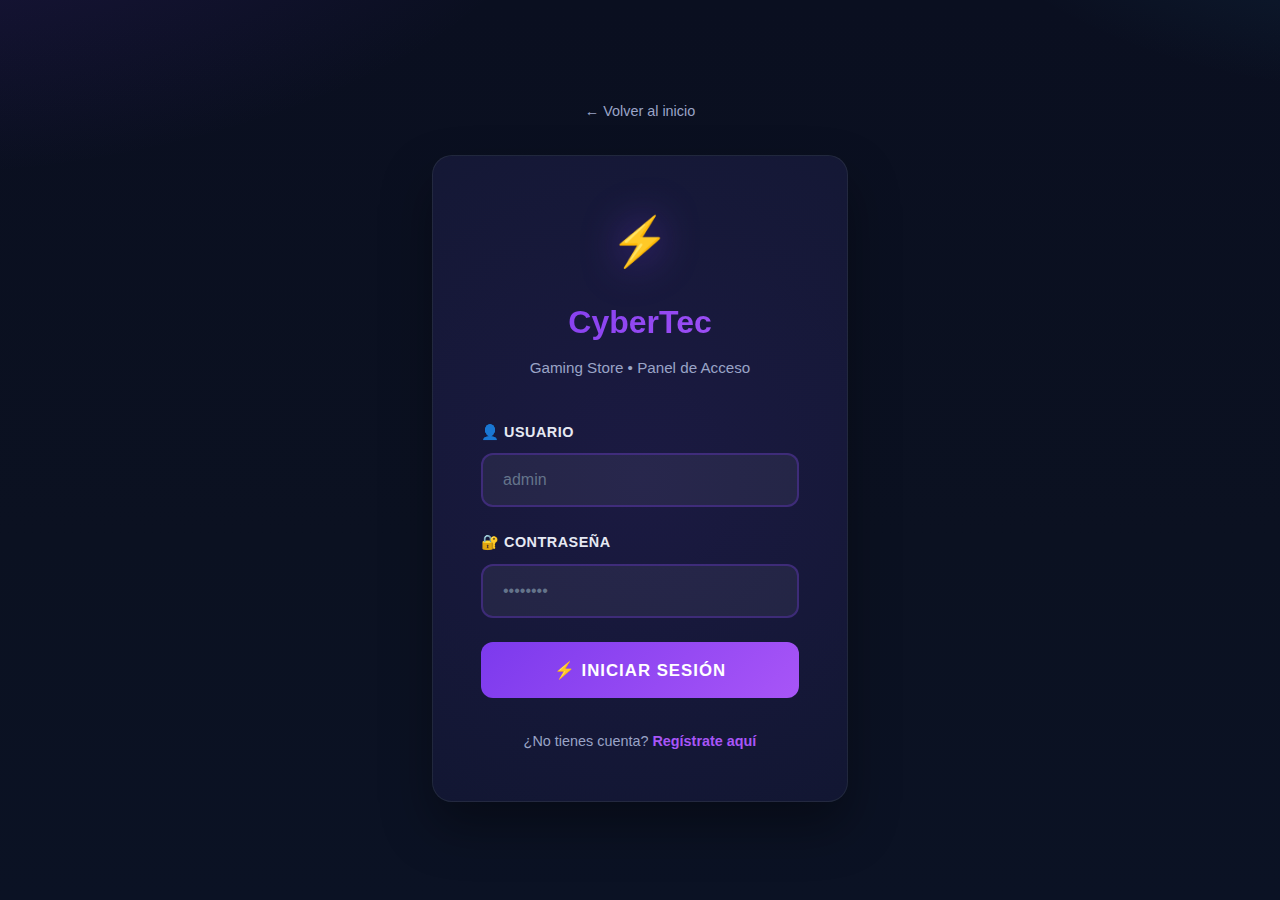
<file: public/login.html>
<!DOCTYPE html>
<html lang="es">
<head>
    <meta charset="UTF-8">
    <meta name="viewport" content="width=device-width, initial-scale=1.0">
    <title>Login - CyberTec Gaming Store</title>
    <link rel="stylesheet" href="../assets/css/style.css">
    <style>
        body {
            margin: 0;
            font-family: 'Segoe UI', Tahoma, Geneva, Verdana, sans-serif;
            background: 
                radial-gradient(1200px 600px at -10% -20%, rgba(124,58,237,.18), transparent 60%),
                radial-gradient(900px 500px at 110% -20%, rgba(56,189,248,.14), transparent 55%),
                linear-gradient(180deg, #0a0f20, #0b1121 60%, #0b1224);
            color: #e6e9f3;
            min-height: 100vh;
            display: flex;
            align-items: center;
            justify-content: center;
        }

        .login-container {
            max-width: 480px;
            width: 100%;
            padding: 2rem;
        }

        .login-card {
            background: linear-gradient(180deg, rgba(18,24,49,.95), rgba(15,22,45,.97));
            border: 1px solid rgba(255,255,255,.08);
            border-radius: 20px;
            padding: 3rem;
            box-shadow: 0 25px 50px rgba(0,0,0,.35);
            position: relative;
            overflow: hidden;
        }

        .login-card::before {
            content: '';
            position: absolute;
            top: -50%;
            right: -50%;
            width: 200%;
            height: 200%;
            background: radial-gradient(circle, rgba(124,58,237,.1), transparent 70%);
            animation: glow 8s infinite;
        }

        @keyframes glow {
            0%, 100% { transform: rotate(0deg); }
            50% { transform: rotate(180deg); }
        }

        .login-header {
            text-align: center;
            margin-bottom: 2.5rem;
            position: relative;
            z-index: 1;
        }

        .login-logo {
            font-size: 3rem;
            margin-bottom: 1rem;
            filter: drop-shadow(0 0 20px rgba(124,58,237,.6));
        }

        .login-title {
            font-size: 2rem;
            font-weight: 800;
            margin-bottom: 0.5rem;
            background: linear-gradient(135deg, #7c3aed, #a855f7);
            -webkit-background-clip: text;
            -webkit-text-fill-color: transparent;
        }

        .login-subtitle {
            color: #9aa4c7;
            font-size: 0.95rem;
        }

        .form-group {
            margin-bottom: 1.5rem;
            position: relative;
            z-index: 1;
        }

        .form-label {
            display: block;
            margin-bottom: 0.6rem;
            font-weight: 700;
            color: #e6e9f3;
            font-size: 0.9rem;
            text-transform: uppercase;
            letter-spacing: 0.5px;
        }

        .form-input {
            width: 100%;
            padding: 1rem 1.25rem;
            background: rgba(255,255,255,.06);
            border: 2px solid rgba(124,58,237,.3);
            border-radius: 12px;
            color: #e6e9f3;
            font-size: 1rem;
            transition: all 0.3s ease;
        }

        .form-input:focus {
            outline: none;
            border-color: #7c3aed;
            box-shadow: 0 0 0 4px rgba(124,58,237,.15);
            background: rgba(255,255,255,.08);
        }

        .form-input::placeholder {
            color: #64748b;
        }

        .btn-login {
            width: 100%;
            padding: 1.1rem;
            background: linear-gradient(135deg, #7c3aed, #a855f7);
            border: none;
            border-radius: 12px;
            color: white;
            font-weight: 800;
            font-size: 1.05rem;
            cursor: pointer;
            transition: all 0.3s ease;
            text-transform: uppercase;
            letter-spacing: 1px;
            position: relative;
            z-index: 1;
        }

        .btn-login:hover {
            transform: translateY(-2px);
            box-shadow: 0 20px 40px rgba(124,58,237,.4);
        }

        .btn-login:active {
            transform: translateY(0);
        }

        .error-message {
            background: rgba(239,68,68,.15);
            border: 1px solid rgba(239,68,68,.35);
            border-left: 4px solid #ef4444;
            color: #fca5a5;
            padding: 1rem 1.25rem;
            border-radius: 12px;
            margin-bottom: 1.5rem;
            display: none;
            font-size: 0.9rem;
            position: relative;
            z-index: 1;
        }

        .login-footer {
            text-align: center;
            margin-top: 2rem;
            color: #9aa4c7;
            font-size: 0.9rem;
            position: relative;
            z-index: 1;
        }

        .login-footer a {
            color: #a855f7;
            text-decoration: none;
            font-weight: 700;
            transition: color 0.3s;
        }

        .login-footer a:hover {
            color: #7c3aed;
        }

        .back-home {
            text-align: center;
            margin-bottom: 2rem;
        }

        .back-home a {
            color: #9aa4c7;
            text-decoration: none;
            font-size: 0.9rem;
            transition: color 0.3s;
        }

        .back-home a:hover {
            color: #e6e9f3;
        }
    </style>
</head>
<body>
    <div class="login-container">
        <div class="back-home">
            <a href="index.html">← Volver al inicio</a>
        </div>

        <div class="login-card">
            <div class="login-header">
                <div class="login-logo">⚡</div>
                <h1 class="login-title">CyberTec</h1>
                <p class="login-subtitle">Gaming Store • Panel de Acceso</p>
            </div>

            <div id="errorMessage" class="error-message"></div>

            <form id="loginForm">
                <div class="form-group">
                    <label class="form-label">👤 Usuario</label>
                    <input 
                        type="text" 
                        id="username" 
                        class="form-input" 
                        placeholder="admin"
                        required
                        autocomplete="username"
                    >
                </div>

                <div class="form-group">
                    <label class="form-label">🔐 Contraseña</label>
                    <input 
                        type="password" 
                        id="password" 
                        class="form-input" 
                        placeholder="••••••••"
                        required
                        autocomplete="current-password"
                    >
                </div>

                <button type="submit" class="btn-login">
                    ⚡ Iniciar Sesión
                </button>
            </form>

            <div class="login-footer">
                ¿No tienes cuenta? <a href="register.html">Regístrate aquí</a>
            </div>
        </div>
    </div>

    <script src="../assets/js/auth.js"></script>
    <script src="../assets/js/api.js"></script>
    <script>
        document.getElementById('loginForm').addEventListener('submit', async (e) => {
            e.preventDefault();

            const username = document.getElementById('username').value;
            const password = document.getElementById('password').value;
            const errorDiv = document.getElementById('errorMessage');
            const submitBtn = e.target.querySelector('button[type="submit"]');

            errorDiv.style.display = 'none';
            submitBtn.textContent = '⏳ Iniciando...';
            submitBtn.disabled = true;

            try {
                const data = await API.login(username, password);

                if (data.token) {
                    AUTH.saveAuth(data.token, {
                        userId: data.userId,
                        username: data.username,
                        email: data.email,
                        role: data.role
                    });

                    submitBtn.textContent = '✅ Éxito!';

                    setTimeout(() => {
                        if (data.role === 'ADMIN') {
                            window.location.href = 'admin/dashboard.html';
                        } else {
                            window.location.href = 'index.html';
                        }
                    }, 500);
                } else {
                    throw new Error(data.error || 'Credenciales inválidas');
                }
            } catch (error) {
                console.error('Error login:', error);
                errorDiv.textContent = error.message || 'Error de conexión. Verifica que el backend esté corriendo en http://localhost:8080';
                errorDiv.style.display = 'block';
                submitBtn.textContent = '⚡ Iniciar Sesión';
                submitBtn.disabled = false;
            }
        });
    </script>
</body>
</html>
</file>
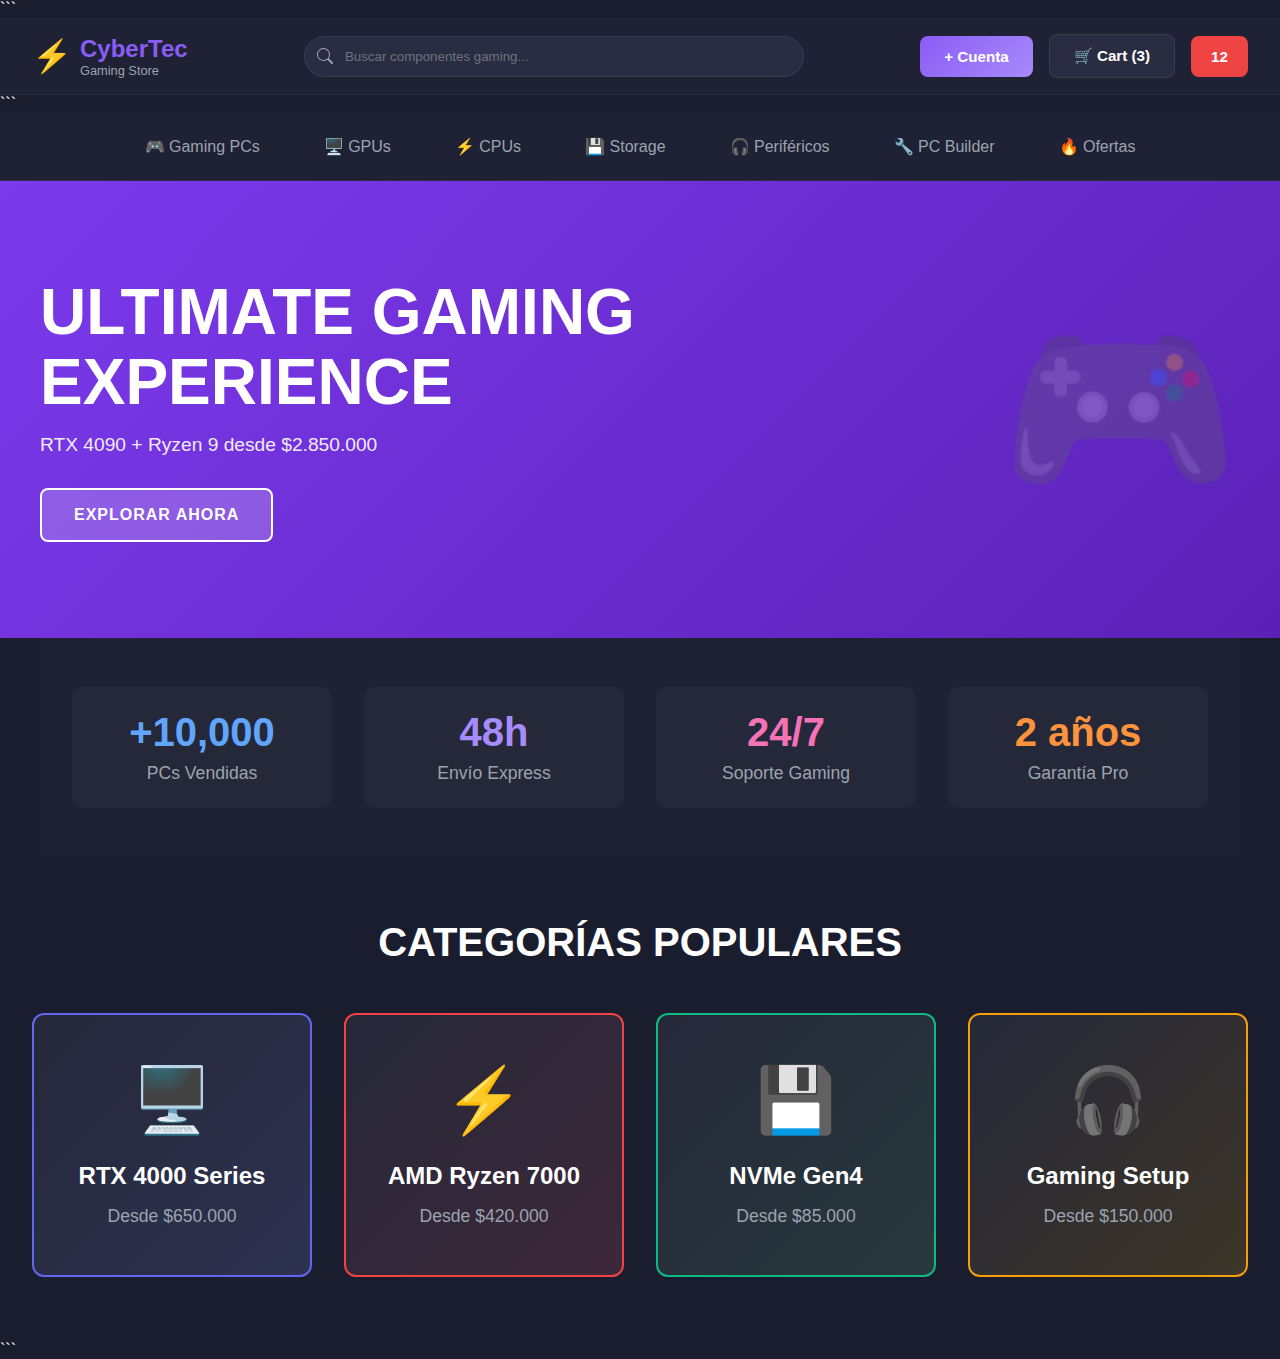
<file: public/order-confirmation.html>
<!DOCTYPE html>
<html lang="es">
<head>
    <meta charset="UTF-8">
    <meta name="viewport" content="width=device-width, initial-scale=1.0">
    <title>Orden Confirmada - CyberTec</title>
    <style>
        * {
            margin: 0;
            padding: 0;
            box-sizing: border-box;
        }

        body {
            font-family: 'Segoe UI', Tahoma, Geneva, Verdana, sans-serif;
            background-color: #1a1d2e;
            color: #fff;
            min-height: 100vh;
            display: flex;
            flex-direction: column;
        }

        header {
            background-color: #1f2235;
            padding: 1rem 2rem;
            border-bottom: 1px solid #2a2d3e;
        }

        .logo {
            display: flex;
            align-items: center;
            gap: 0.5rem;
            font-size: 1.5rem;
            font-weight: bold;
            cursor: pointer;
        }

        .logo-icon {
            color: #8b5cf6;
            font-size: 2rem;
        }

        .logo-text {
            color: #8b5cf6;
        }

        .container {
            max-width: 900px;
            margin: 0 auto;
            padding: 3rem 2rem;
            flex: 1;
        }

        .success-animation {
            text-align: center;
            margin-bottom: 3rem;
        }

        .success-icon {
            font-size: 8rem;
            animation: bounce 1s ease-in-out;
        }

        @keyframes bounce {
            0%, 100% { transform: translateY(0); }
            50% { transform: translateY(-20px); }
        }

        .success-title {
            font-size: 2.5rem;
            margin: 1rem 0;
            color: #10b981;
        }

        .success-subtitle {
            font-size: 1.2rem;
            color: #9ca3af;
            margin-bottom: 2rem;
        }

        .order-info-card {
            background-color: #1f2235;
            border-radius: 12px;
            padding: 2rem;
            margin-bottom: 2rem;
            border: 2px solid #8b5cf6;
        }

        .order-number {
            text-align: center;
            margin-bottom: 2rem;
        }

        .order-number-label {
            font-size: 0.9rem;
            color: #9ca3af;
            margin-bottom: 0.5rem;
        }

        .order-number-value {
            font-size: 2rem;
            font-weight: bold;
            color: #8b5cf6;
            letter-spacing: 2px;
        }

        .info-grid {
            display: grid;
            grid-template-columns: repeat(auto-fit, minmax(250px, 1fr));
            gap: 2rem;
            margin-bottom: 2rem;
        }

        .info-section {
            background-color: #252839;
            padding: 1.5rem;
            border-radius: 8px;
        }

        .info-title {
            font-size: 1.1rem;
            margin-bottom: 1rem;
            color: #8b5cf6;
            display: flex;
            align-items: center;
            gap: 0.5rem;
        }

        .info-row {
            display: flex;
            justify-content: space-between;
            padding: 0.5rem 0;
            border-bottom: 1px solid #2a2d3e;
        }

        .info-row:last-child {
            border-bottom: none;
        }

        .info-label {
            color: #9ca3af;
            font-size: 0.9rem;
        }

        .info-value {
            font-weight: 600;
            text-align: right;
        }

        .items-section {
            background-color: #1f2235;
            border-radius: 12px;
            padding: 2rem;
            margin-bottom: 2rem;
        }

        .section-title {
            font-size: 1.3rem;
            margin-bottom: 1.5rem;
            display: flex;
            align-items: center;
            gap: 0.5rem;
        }

        .item-row {
            display: flex;
            justify-content: space-between;
            align-items: center;
            padding: 1rem;
            background-color: #252839;
            border-radius: 8px;
            margin-bottom: 0.5rem;
        }

        .item-info {
            flex: 1;
        }

        .item-name {
            font-weight: 600;
            margin-bottom: 0.25rem;
        }

        .item-details {
            font-size: 0.9rem;
            color: #9ca3af;
        }

        .item-price {
            font-weight: 600;
            color: #10b981;
            font-size: 1.1rem;
        }

        .total-section {
            background-color: #252839;
            padding: 1.5rem;
            border-radius: 8px;
            margin-top: 1rem;
        }

        .total-row {
            display: flex;
            justify-content: space-between;
            padding: 0.75rem 0;
            border-bottom: 1px solid #2a2d3e;
        }

        .total-row.final {
            border-top: 2px solid #8b5cf6;
            border-bottom: none;
            padding-top: 1rem;
            margin-top: 0.5rem;
            font-size: 1.2rem;
        }

        .total-value {
            font-weight: 600;
        }

        .total-value.final {
            font-size: 1.8rem;
            color: #10b981;
        }

        .actions-section {
            display: grid;
            grid-template-columns: repeat(auto-fit, minmax(200px, 1fr));
            gap: 1rem;
            margin-top: 2rem;
        }

        .btn {
            padding: 1rem;
            border: none;
            border-radius: 8px;
            font-size: 1rem;
            font-weight: 600;
            cursor: pointer;
            transition: all 0.3s;
            text-align: center;
        }

        .btn-primary {
            background: linear-gradient(135deg, #8b5cf6 0%, #a78bfa 100%);
            color: white;
        }

        .btn-primary:hover {
            transform: translateY(-2px);
            box-shadow: 0 5px 20px rgba(139, 92, 246, 0.4);
        }

        .btn-secondary {
            background-color: #252839;
            color: #fff;
            border: 2px solid #2a2d3e;
        }

        .btn-secondary:hover {
            border-color: #8b5cf6;
            background-color: #2a2d41;
        }

        .alert-info {
            background-color: rgba(59, 130, 246, 0.1);
            border: 2px solid #3b82f6;
            border-radius: 8px;
            padding: 1.5rem;
            margin-top: 2rem;
            display: flex;
            align-items: flex-start;
            gap: 1rem;
        }

        .alert-icon {
            font-size: 1.5rem;
        }

        .alert-content h4 {
            margin-bottom: 0.5rem;
            color: #3b82f6;
        }

        .alert-content p {
            color: #9ca3af;
            line-height: 1.6;
        }

        .next-steps {
            background-color: #1f2235;
            border-radius: 12px;
            padding: 2rem;
            margin-top: 2rem;
        }

        .steps-list {
            list-style: none;
            counter-reset: step-counter;
        }

        .step-item {
            counter-increment: step-counter;
            display: flex;
            gap: 1rem;
            margin-bottom: 1.5rem;
            padding: 1rem;
            background-color: #252839;
            border-radius: 8px;
        }

        .step-number {
            width: 40px;
            height: 40px;
            background: linear-gradient(135deg, #8b5cf6 0%, #a78bfa 100%);
            border-radius: 50%;
            display: flex;
            align-items: center;
            justify-content: center;
            font-weight: bold;
            flex-shrink: 0;
        }

        .step-number::before {
            content: counter(step-counter);
        }

        .step-content {
            flex: 1;
        }

        .step-title {
            font-weight: 600;
            margin-bottom: 0.25rem;
        }

        .step-description {
            color: #9ca3af;
            font-size: 0.9rem;
        }

        @media (max-width: 768px) {
            .info-grid {
                grid-template-columns: 1fr;
            }

            .actions-section {
                grid-template-columns: 1fr;
            }
        }
    </style>
</head>
<body>
    <header>
        <div class="logo" onclick="window.location.href='index.html'">
            <span class="logo-icon">⚡</span>
            <div class="logo-text">CyberTec</div>
        </div>
    </header>

    <div class="container">
        <div class="success-animation">
            <div class="success-icon">✅</div>
            <h1 class="success-title">¡Pedido Confirmado!</h1>
            <p class="success-subtitle">Gracias por tu compra. Tu pedido ha sido recibido y está siendo procesado.</p>
        </div>

        <div class="order-info-card">
            <div class="order-number">
                <div class="order-number-label">Número de Orden</div>
                <div class="order-number-value" id="orderNumber">ORD-2024-XXXXXX</div>
            </div>

            <div class="info-grid">
                <div class="info-section">
                    <h3 class="info-title">👤 Cliente</h3>
                    <div class="info-row">
                        <span class="info-label">Nombre:</span>
                        <span class="info-value" id="customerName">-</span>
                    </div>
                    <div class="info-row">
                        <span class="info-label">Email:</span>
                        <span class="info-value" id="customerEmail">-</span>
                    </div>
                    <div class="info-row">
                        <span class="info-label">Teléfono:</span>
                        <span class="info-value" id="customerPhone">-</span>
                    </div>
                </div>

                <div class="info-section">
                    <h3 class="info-title">📍 Envío</h3>
                    <div class="info-row">
                        <span class="info-label">Dirección:</span>
                        <span class="info-value" id="shippingAddress">-</span>
                    </div>
                    <div class="info-row">
                        <span class="info-label">Ciudad:</span>
                        <span class="info-value" id="shippingCity">-</span>
                    </div>
                    <div class="info-row">
                        <span class="info-label">Departamento:</span>
                        <span class="info-value" id="shippingDepartment">-</span>
                    </div>
                </div>

                <div class="info-section">
                    <h3 class="info-title">💳 Pago</h3>
                    <div class="info-row">
                        <span class="info-label">Método:</span>
                        <span class="info-value" id="paymentMethod">-</span>
                    </div>
                    <div class="info-row">
                        <span class="info-label">Estado:</span>
                        <span class="info-value" style="color: #f59e0b;">Pendiente</span>
                    </div>
                    <div class="info-row">
                        <span class="info-label">Fecha:</span>
                        <span class="info-value" id="orderDate">-</span>
                    </div>
                </div>
            </div>
        </div>

        <div class="items-section">
            <h2 class="section-title">🛒 Productos Ordenados</h2>
            <div id="orderItems">
                <!-- Se llenará dinámicamente -->
            </div>

            <div class="total-section">
                <div class="total-row">
                    <span>Subtotal:</span>
                    <span class="total-value" id="totalSubtotal">$0</span>
                </div>
                <div class="total-row" id="discountRow" style="display: none;">
                    <span>Descuento:</span>
                    <span class="total-value" style="color: #10b981;" id="totalDiscount">$0</span>
                </div>
                <div class="total-row">
                    <span>Envío:</span>
                    <span class="total-value" id="totalShipping">$0</span>
                </div>
                <div class="total-row">
                    <span>IVA (19%):</span>
                    <span class="total-value" id="totalTax">$0</span>
                </div>
                <div class="total-row final">
                    <span><strong>Total:</strong></span>
                    <span class="total-value final" id="totalFinal">$0</span>
                </div>
            </div>
        </div>

        <div class="alert-info">
            <span class="alert-icon">📧</span>
            <div class="alert-content">
                <h4>Confirmación Enviada</h4>
                <p>Hemos enviado un email de confirmación a <strong id="confirmEmail">tu correo</strong> con todos los detalles de tu pedido. Si no lo encuentras, revisa tu carpeta de spam.</p>
            </div>
        </div>

        <div class="next-steps">
            <h2 class="section-title">📋 Próximos Pasos</h2>
            <ul class="steps-list">
                <li class="step-item">
                    <div class="step-number"></div>
                    <div class="step-content">
                        <div class="step-title">Confirmación de Pedido</div>
                        <div class="step-description">Recibirás un email con los detalles de tu compra en los próximos minutos.</div>
                    </div>
                </li>
                <li class="step-item">
                    <div class="step-number"></div>
                    <div class="step-content">
                        <div class="step-title">Preparación del Envío</div>
                        <div class="step-description">Nuestro equipo preparará tu pedido en las próximas 24-48 horas.</div>
                    </div>
                </li>
                <li class="step-item">
                    <div class="step-number"></div>
                    <div class="step-content">
                        <div class="step-title">Envío en Camino</div>
                        <div class="step-description">Recibirás un código de seguimiento para rastrear tu envío en tiempo real.</div>
                    </div>
                </li>
                <li class="step-item">
                    <div class="step-number"></div>
                    <div class="step-content">
                        <div class="step-title">Entrega</div>
                        <div class="step-description">Tu pedido llegará en 3-5 días hábiles. ¡Disfruta tu nuevo equipo gaming!</div>
                    </div>
                </li>
            </ul>
        </div>

        <div class="actions-section">
            <button class="btn btn-primary" onclick="window.location.href='product.html'">
                🛍️ Seguir Comprando
            </button>
            <button class="btn btn-secondary" onclick="window.print()">
                🖨️ Imprimir Recibo
            </button>
            <button class="btn btn-secondary" onclick="window.location.href='index.html'">
                🏠 Volver al Inicio
            </button>
        </div>
    </div>

    <script>
        function loadOrderDetails() {
            // Obtener ID de orden de la URL
            const urlParams = new URLSearchParams(window.location.search);
            const orderId = urlParams.get('order');

            if (!orderId) {
                alert('No se encontró la orden');
                window.location.href = 'index.html';
                return;
            }

            // Buscar la orden en localStorage
            const orders = JSON.parse(localStorage.getItem('orders') || '[]');
            const order = orders.find(o => o.orderId === orderId);

            if (!order) {
                alert('Orden no encontrada');
                window.location.href = 'index.html';
                return;
            }

            // Llenar los datos
            document.getElementById('orderNumber').textContent = order.orderId;
            document.getElementById('customerName').textContent = order.customerName;
            document.getElementById('customerEmail').textContent = order.customerEmail;
            document.getElementById('confirmEmail').textContent = order.customerEmail;
            document.getElementById('customerPhone').textContent = order.customerPhone || 'No especificado';
            
            if (order.shippingAddress) {
                document.getElementById('shippingAddress').textContent = order.shippingAddress.address;
                document.getElementById('shippingCity').textContent = order.shippingAddress.city;
                document.getElementById('shippingDepartment').textContent = order.shippingAddress.department;
            }

            document.getElementById('paymentMethod').textContent = order.paymentMethod;
            
            const date = new Date(order.date);
            document.getElementById('orderDate').textContent = date.toLocaleDateString('es-CO', {
                year: 'numeric',
                month: 'long',
                day: 'numeric'
            });

            // Mostrar items
            const itemsContainer = document.getElementById('orderItems');
            itemsContainer.innerHTML = order.items.map(item => `
                <div class="item-row">
                    <div class="item-info">
                        <div class="item-name">${item.productName}</div>
                        <div class="item-details">
                            ${item.category} • Cantidad: ${item.quantity} • ${formatPrice(item.price)} c/u
                        </div>
                    </div>
                    <div class="item-price">${formatPrice(item.subtotal)}</div>
                </div>
            `).join('');

            // Mostrar totales
            document.getElementById('totalSubtotal').textContent = formatPrice(order.subtotal);
            document.getElementById('totalShipping').textContent = order.shipping === 0 ? 'GRATIS 🎉' : formatPrice(order.shipping);
            document.getElementById('totalTax').textContent = formatPrice(order.tax);
            document.getElementById('totalFinal').textContent = formatPrice(order.total);

            if (order.discount > 0) {
                document.getElementById('discountRow').style.display = 'flex';
                document.getElementById('totalDiscount').textContent = `-${formatPrice(order.discount)}`;
            }
        }

        function formatPrice(price) {
            return `$ ${Math.round(price).toLocaleString('es-CO')}`;
        }

        // Inicializar
        document.addEventListener('DOMContentLoaded', loadOrderDetails);
    </script>
</body>
</html>
</file>
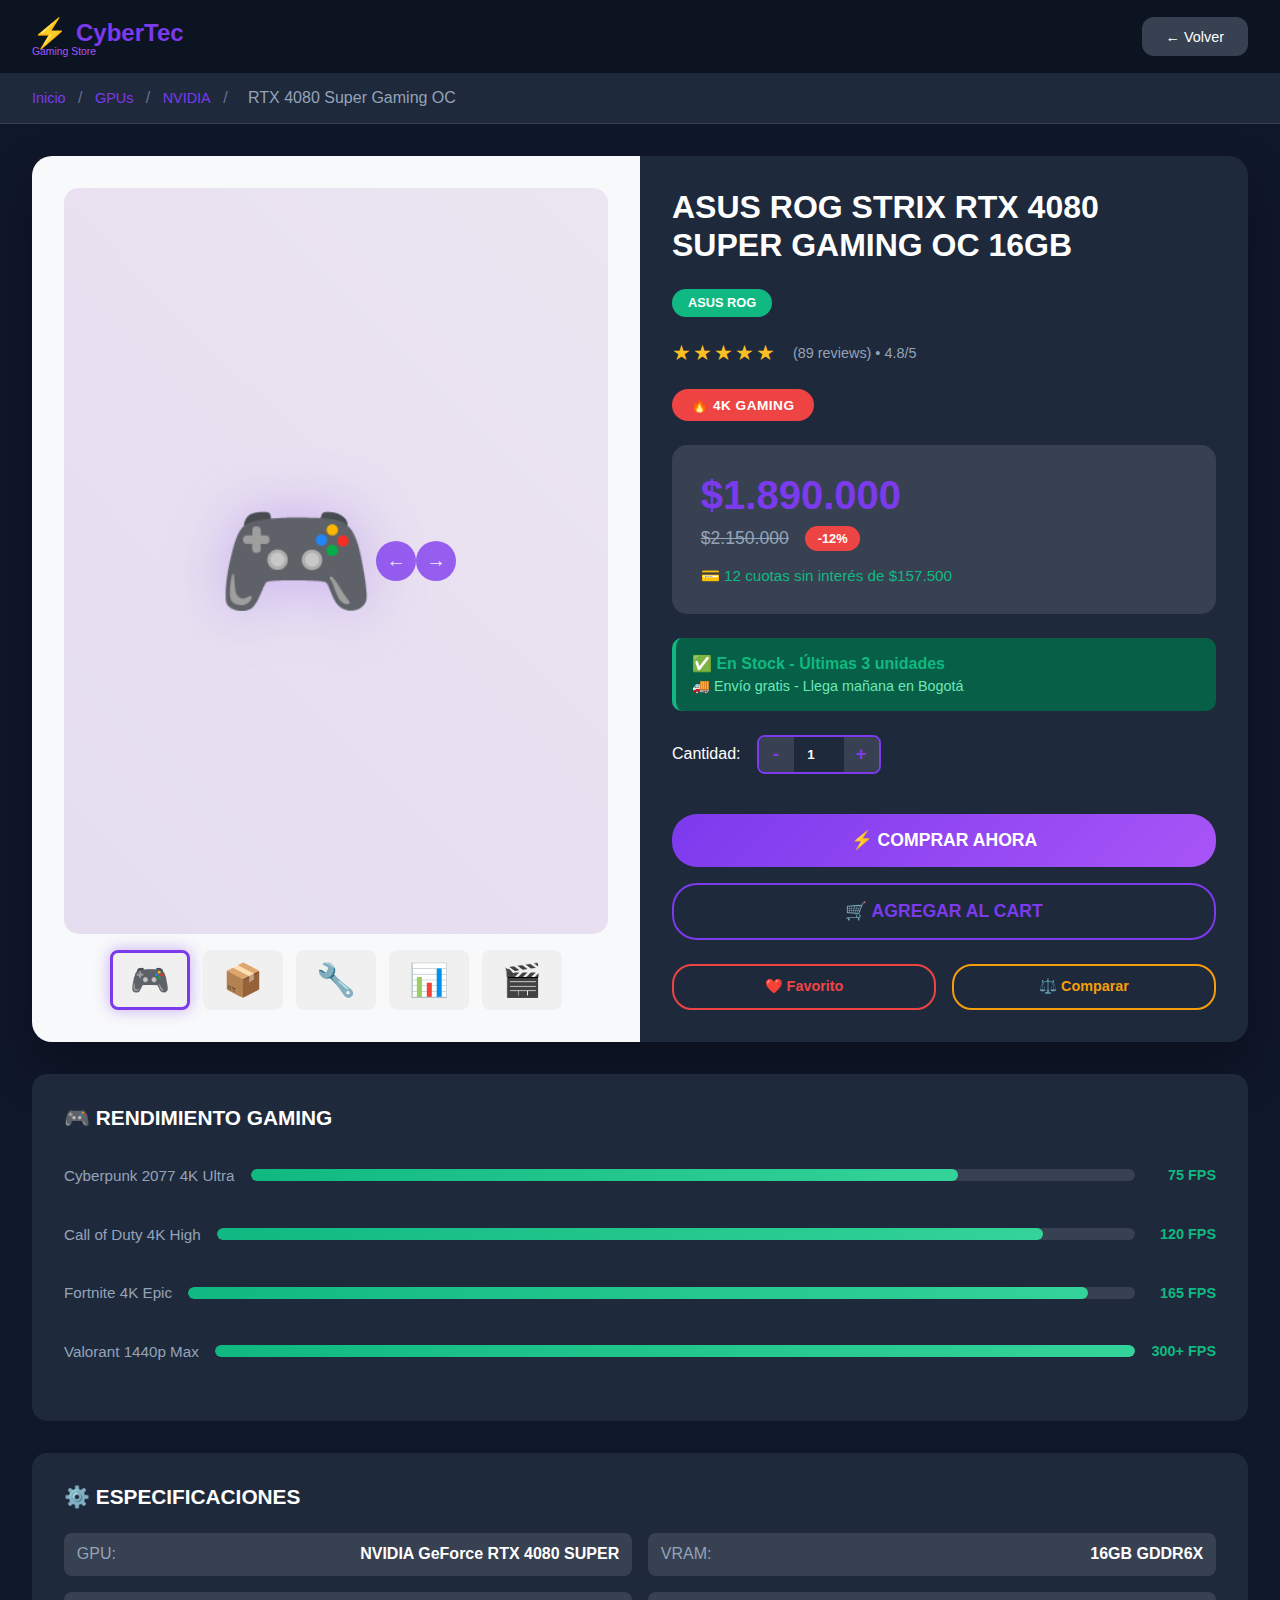
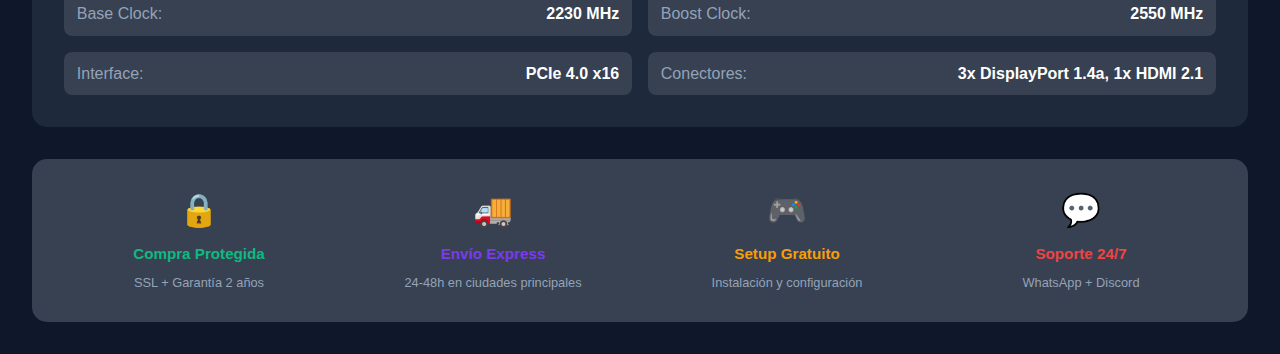
<file: public/product.html>
<!DOCTYPE html>
<html lang="es">
<head>
    <meta charset="UTF-8">
    <meta name="viewport" content="width=device-width, initial-scale=1.0">
    <title>RTX 4080 SUPER Gaming OC - CyberTec Gaming Store</title>
    <style>
        * {
            margin: 0;
            padding: 0;
            box-sizing: border-box;
        }

        body {
            font-family: 'Arial', sans-serif;
            background: #0f172a;
            color: white;
            overflow-x: hidden;
        }

        /* Header */
        .header {
            background: #0d1421;
            padding: 1rem 0;
            position: sticky;
            top: 0;
            z-index: 1000;
        }

        .header-content {
            max-width: 1400px;
            margin: 0 auto;
            padding: 0 2rem;
            display: flex;
            justify-content: space-between;
            align-items: center;
            gap: 2rem;
        }

        .logo h1 {
            color: #7c3aed;
            font-size: 1.5rem;
            font-weight: bold;
            display: flex;
            align-items: center;
            gap: 0.5rem;
        }

        .tagline {
            font-size: 0.65rem;
            color: #a855f7;
            display: block;
            margin-top: -0.25rem;
        }

        .back-btn {
            background: #374151;
            color: white;
            padding: 0.7rem 1.5rem;
            border: none;
            border-radius: 12px;
            text-decoration: none;
            font-size: 0.9rem;
            transition: all 0.3s ease;
        }

        .back-btn:hover {
            background: #4b5563;
            transform: translateX(-3px);
        }

        /* Breadcrumb */
        .breadcrumb {
            background: #1e293b;
            padding: 1rem 0;
            border-bottom: 1px solid #374151;
        }

        .breadcrumb-content {
            max-width: 1400px;
            margin: 0 auto;
            padding: 0 2rem;
        }

        .breadcrumb a {
            color: #7c3aed;
            text-decoration: none;
            font-size: 0.9rem;
        }

        .breadcrumb a:hover {
            color: #a855f7;
        }

        .breadcrumb span {
            color: #64748b;
            margin: 0 0.5rem;
        }

        /* Main Container */
        .main-container {
            max-width: 1400px;
            margin: 0 auto;
            padding: 2rem;
            background: #0f172a;
        }

        .product-container {
            background: #1e293b;
            border-radius: 20px;
            overflow: hidden;
            box-shadow: 0 25px 50px rgba(0, 0, 0, 0.3);
        }

        .product-layout {
            display: grid;
            grid-template-columns: 1fr 1fr;
            min-height: 600px;
        }

        /* Product Images */
        .product-images {
            background: #f8f9fa;
            padding: 2rem;
            display: flex;
            flex-direction: column;
            gap: 1rem;
            position: relative;
        }

        .main-image-container {
            flex: 1;
            background: #f0f0f0;
            border-radius: 15px;
            display: flex;
            align-items: center;
            justify-content: center;
            position: relative;
            overflow: hidden;
        }

        .main-image-container::before {
            content: '';
            position: absolute;
            top: 0;
            left: 0;
            right: 0;
            bottom: 0;
            background: linear-gradient(45deg, #7c3aed, #a855f7, #c084fc);
            opacity: 0.1;
        }

        .main-image {
            font-size: 8rem;
            color: #7c3aed;
            filter: drop-shadow(0 0 30px rgba(124, 58, 237, 0.3));
            animation: float 4s ease-in-out infinite;
            z-index: 1;
            position: relative;
        }

        .image-controls {
            position: absolute;
            top: 50%;
            transform: translateY(-50%);
            z-index: 2;
        }

        .control-left {
            left: 20px;
        }

        .control-right {
            right: 20px;
        }

        .image-control {
            width: 40px;
            height: 40px;
            border-radius: 50%;
            background: rgba(124, 58, 237, 0.8);
            border: none;
            color: white;
            font-size: 1.2rem;
            cursor: pointer;
            transition: all 0.3s ease;
        }

        .image-control:hover {
            background: #7c3aed;
            transform: scale(1.1);
        }

        .thumbnails {
            display: flex;
            gap: 0.8rem;
            justify-content: center;
        }

        .thumbnail {
            width: 80px;
            height: 60px;
            border-radius: 8px;
            background: #f0f0f0;
            display: flex;
            align-items: center;
            justify-content: center;
            cursor: pointer;
            transition: all 0.3s ease;
            border: 3px solid transparent;
        }

        .thumbnail.active {
            border-color: #7c3aed;
            box-shadow: 0 0 15px rgba(124, 58, 237, 0.4);
        }

        .thumbnail:hover {
            transform: translateY(-2px);
        }

        .thumbnail-icon {
            font-size: 2rem;
            color: #64748b;
        }

        .thumbnail.active .thumbnail-icon {
            color: #7c3aed;
        }

        /* Product Info */
        .product-info {
            background: #1e293b;
            padding: 2rem;
            display: flex;
            flex-direction: column;
            gap: 1.5rem;
        }

        .product-title {
            font-size: 2rem;
            font-weight: bold;
            color: white;
            line-height: 1.2;
        }

        .brand-badge {
            background: #10b981;
            color: white;
            padding: 0.4rem 1rem;
            border-radius: 20px;
            font-size: 0.8rem;
            font-weight: bold;
            display: inline-block;
            width: fit-content;
        }

        .rating-section {
            display: flex;
            align-items: center;
            gap: 1rem;
        }

        .stars {
            color: #fbbf24;
            font-size: 1.3rem;
            letter-spacing: 2px;
        }

        .rating-text {
            color: #94a3b8;
            font-size: 0.9rem;
        }

        .gaming-badge {
            background: #ef4444;
            color: white;
            padding: 0.5rem 1.2rem;
            border-radius: 25px;
            font-size: 0.85rem;
            font-weight: bold;
            display: inline-block;
            width: fit-content;
            text-transform: uppercase;
            letter-spacing: 0.5px;
        }

        .price-section {
            background: #374151;
            padding: 1.8rem;
            border-radius: 15px;
        }

        .current-price {
            font-size: 2.5rem;
            font-weight: bold;
            color: #7c3aed;
            margin-bottom: 0.5rem;
        }

        .price-row {
            display: flex;
            align-items: center;
            gap: 1rem;
            margin-bottom: 1rem;
        }

        .old-price {
            font-size: 1.1rem;
            color: #94a3b8;
            text-decoration: line-through;
        }

        .discount {
            background: #ef4444;
            color: white;
            padding: 0.3rem 0.8rem;
            border-radius: 15px;
            font-size: 0.8rem;
            font-weight: bold;
        }

        .installments {
            color: #10b981;
            font-size: 0.95rem;
            font-weight: 500;
        }

        .stock-info {
            background: #065f46;
            padding: 1rem;
            border-radius: 10px;
            border-left: 4px solid #10b981;
        }

        .stock-text {
            color: #10b981;
            font-weight: bold;
            margin-bottom: 0.3rem;
        }

        .shipping-text {
            color: #6ee7b7;
            font-size: 0.9rem;
        }

        .quantity-section {
            display: flex;
            align-items: center;
            gap: 1rem;
        }

        .quantity-label {
            color: white;
            font-weight: 500;
        }

        .quantity-controls {
            display: flex;
            align-items: center;
            border: 2px solid #7c3aed;
            border-radius: 8px;
            overflow: hidden;
        }

        .qty-btn {
            background: #374151;
            color: #7c3aed;
            border: none;
            width: 35px;
            height: 35px;
            font-size: 1.2rem;
            font-weight: bold;
            cursor: pointer;
            transition: all 0.3s ease;
        }

        .qty-btn:hover {
            background: #7c3aed;
            color: white;
        }

        .qty-input {
            background: #1e293b;
            color: white;
            border: none;
            width: 50px;
            height: 35px;
            text-align: center;
            font-weight: bold;
        }

        .action-buttons {
            display: flex;
            flex-direction: column;
            gap: 1rem;
            margin-top: 1rem;
        }

        .btn-primary {
            background: linear-gradient(135deg, #7c3aed, #a855f7);
            color: white;
            padding: 1rem 2rem;
            border: none;
            border-radius: 25px;
            font-size: 1.1rem;
            font-weight: bold;
            cursor: pointer;
            transition: all 0.3s ease;
            text-decoration: none;
            text-align: center;
        }

        .btn-primary:hover {
            transform: translateY(-2px);
            box-shadow: 0 15px 30px rgba(124, 58, 237, 0.4);
        }

        .btn-secondary {
            background: transparent;
            color: #7c3aed;
            padding: 1rem 2rem;
            border: 2px solid #7c3aed;
            border-radius: 25px;
            font-size: 1.1rem;
            font-weight: bold;
            cursor: pointer;
            transition: all 0.3s ease;
            text-decoration: none;
            text-align: center;
        }

        .btn-secondary:hover {
            background: #7c3aed;
            color: white;
        }

        .wishlist-compare {
            display: flex;
            gap: 1rem;
        }

        .btn-wishlist, .btn-compare {
            flex: 1;
            padding: 0.8rem 1rem;
            border: 2px solid;
            border-radius: 20px;
            font-size: 0.9rem;
            font-weight: bold;
            cursor: pointer;
            transition: all 0.3s ease;
            text-decoration: none;
            text-align: center;
        }

        .btn-wishlist {
            border-color: #ef4444;
            color: #ef4444;
            background: transparent;
        }

        .btn-wishlist:hover {
            background: #ef4444;
            color: white;
        }

        .btn-compare {
            border-color: #f59e0b;
            color: #f59e0b;
            background: transparent;
        }

        .btn-compare:hover {
            background: #f59e0b;
            color: white;
        }

        /* Gaming Performance */
        .performance-section {
            background: #1e293b;
            border-radius: 15px;
            padding: 2rem;
            margin-top: 2rem;
        }

        .performance-title {
            font-size: 1.3rem;
            font-weight: bold;
            color: white;
            margin-bottom: 1.5rem;
            display: flex;
            align-items: center;
            gap: 0.5rem;
        }

        .benchmark-item {
            display: flex;
            justify-content: space-between;
            align-items: center;
            margin-bottom: 1rem;
            padding: 0.8rem 0;
        }

        .benchmark-name {
            color: #94a3b8;
            font-size: 0.95rem;
        }

        .benchmark-bar-container {
            flex: 1;
            margin: 0 1rem;
            height: 12px;
            background: #374151;
            border-radius: 6px;
            overflow: hidden;
        }

        .benchmark-bar {
            height: 100%;
            background: linear-gradient(90deg, #10b981, #34d399);
            border-radius: 6px;
            transition: width 2s ease;
        }

        .benchmark-fps {
            color: #10b981;
            font-weight: bold;
            font-size: 0.9rem;
            min-width: 65px;
            text-align: right;
        }

        /* Specs Section */
        .specs-section {
            background: #1e293b;
            border-radius: 15px;
            padding: 2rem;
            margin-top: 2rem;
        }

        .specs-title {
            font-size: 1.3rem;
            font-weight: bold;
            color: white;
            margin-bottom: 1.5rem;
            display: flex;
            align-items: center;
            gap: 0.5rem;
        }

        .specs-grid {
            display: grid;
            grid-template-columns: repeat(2, 1fr);
            gap: 1rem;
        }

        .spec-item {
            display: flex;
            justify-content: space-between;
            padding: 0.8rem;
            background: #374151;
            border-radius: 8px;
        }

        .spec-label {
            color: #94a3b8;
            font-weight: 500;
        }

        .spec-value {
            color: white;
            font-weight: bold;
        }

        /* Trust Badges */
        .trust-badges {
            background: #374151;
            border-radius: 15px;
            padding: 2rem;
            margin-top: 2rem;
        }

        .badges-grid {
            display: grid;
            grid-template-columns: repeat(4, 1fr);
            gap: 1.5rem;
            text-align: center;
        }

        .badge-item {
            display: flex;
            flex-direction: column;
            align-items: center;
            gap: 0.5rem;
        }

        .badge-icon {
            font-size: 2rem;
            margin-bottom: 0.5rem;
        }

        .badge-title {
            font-weight: bold;
            font-size: 0.95rem;
            margin-bottom: 0.3rem;
        }

        .badge-desc {
            font-size: 0.8rem;
            color: #94a3b8;
        }

        .badge-secure {
            color: #10b981;
        }

        .badge-shipping {
            color: #7c3aed;
        }

        .badge-setup {
            color: #f59e0b;
        }

        .badge-support {
            color: #ef4444;
        }

        /* Animaciones */
        @keyframes float {
            0%, 100% { transform: translateY(0px) rotate(0deg); }
            33% { transform: translateY(-10px) rotate(1deg); }
            66% { transform: translateY(5px) rotate(-1deg); }
        }

        @keyframes pulse {
            0%, 100% { opacity: 1; }
            50% { opacity: 0.7; }
        }

        /* Responsive */
        @media (max-width: 1024px) {
            .product-layout {
                grid-template-columns: 1fr;
            }
            
            .specs-grid {
                grid-template-columns: 1fr;
            }
            
            .badges-grid {
                grid-template-columns: repeat(2, 1fr);
            }
        }

        @media (max-width: 768px) {
            .header-content {
                flex-direction: column;
                gap: 1rem;
            }
            
            .main-container {
                padding: 1rem;
            }
            
            .product-info {
                padding: 1.5rem;
            }
            
            .product-title {
                font-size: 1.5rem;
            }
            
            .current-price {
                font-size: 2rem;
            }
            
            .action-buttons {
                gap: 0.8rem;
            }
            
            .badges-grid {
                grid-template-columns: 1fr;
                gap: 1rem;
            }
        }
    </style>
</head>
<body>
    <!-- Header -->
    <header class="header">
        <div class="header-content">
            <div class="logo">
                <h1><span style="font-size: 1.2em;">⚡</span>CyberTec</h1>
                <span class="tagline">Gaming Store</span>
            </div>
            
            <a href="index.html" class="back-btn">← Volver</a>
        </div>
    </header>

    <!-- Breadcrumb -->
    <nav class="breadcrumb">
        <div class="breadcrumb-content">
            <a href="index.html">Inicio</a>
            <span>/</span>
            <a href="#">GPUs</a>
            <span>/</span>
            <a href="#">NVIDIA</a>
            <span>/</span>
            <span style="color: #94a3b8;">RTX 4080 Super Gaming OC</span>
        </div>
    </nav>

    <!-- Main Container -->
    <div class="main-container">
        <div class="product-container">
            <div class="product-layout">
                <!-- Product Images -->
                <div class="product-images">
                    <div class="main-image-container">
                        <div class="main-image">🎮</div>
                        
                        <!-- Image Controls -->
                        <button class="image-control control-left">←</button>
                        <button class="image-control control-right">→</button>
                    </div>
                    
                    <div class="thumbnails">
                        <div class="thumbnail active">
                            <div class="thumbnail-icon">🎮</div>
                        </div>
                        <div class="thumbnail">
                            <div class="thumbnail-icon">📦</div>
                        </div>
                        <div class="thumbnail">
                            <div class="thumbnail-icon">🔧</div>
                        </div>
                        <div class="thumbnail">
                            <div class="thumbnail-icon">📊</div>
                        </div>
                        <div class="thumbnail">
                            <div class="thumbnail-icon">🎬</div>
                        </div>
                    </div>
                </div>

                <!-- Product Info -->
                <div class="product-info">
                    <h1 class="product-title">ASUS ROG STRIX RTX 4080 SUPER GAMING OC 16GB</h1>
                    
                    <div class="brand-badge">ASUS ROG</div>
                    
                    <div class="rating-section">
                        <div class="stars">★★★★★</div>
                        <div class="rating-text">(89 reviews) • 4.8/5</div>
                    </div>
                    
                    <div class="gaming-badge">🔥 4K GAMING</div>
                    
                    <div class="price-section">
                        <div class="current-price">$1.890.000</div>
                        <div class="price-row">
                            <div class="old-price">$2.150.000</div>
                            <div class="discount">-12%</div>
                        </div>
                        <div class="installments">💳 12 cuotas sin interés de $157.500</div>
                    </div>
                    
                    <div class="stock-info">
                        <div class="stock-text">✅ En Stock - Últimas 3 unidades</div>
                        <div class="shipping-text">🚚 Envío gratis - Llega mañana en Bogotá</div>
                    </div>
                    
                    <div class="quantity-section">
                        <span class="quantity-label">Cantidad:</span>
                        <div class="quantity-controls">
                            <button class="qty-btn" onclick="changeQuantity(-1)">-</button>
                            <input type="number" class="qty-input" id="quantity" value="1" min="1" max="3" readonly>
                            <button class="qty-btn" onclick="changeQuantity(1)">+</button>
                        </div>
                    </div>
                    
                    <div class="action-buttons">
                        <button class="btn-primary" onclick="showMessage('⚡ Función de compra no implementada aún')">⚡ COMPRAR AHORA</button>
                        <button class="btn-secondary" onclick="showMessage('🛒 Función de carrito no implementada aún')">🛒 AGREGAR AL CART</button>
                    </div>
                    
                    <div class="wishlist-compare">
                        <button class="btn-wishlist" onclick="showMessage('❤️ Función de favoritos no implementada aún')">❤️ Favorito</button>
                        <button class="btn-compare" onclick="showMessage('⚖️ Función de comparación no implementada aún')">⚖️ Comparar</button>
                    </div>
                </div>
            </div>
        </div>

        <!-- Gaming Performance -->
        <div class="performance-section">
            <h3 class="performance-title">🎮 RENDIMIENTO GAMING</h3>
            
            <div class="benchmark-item">
                <span class="benchmark-name">Cyberpunk 2077 4K Ultra</span>
                <div class="benchmark-bar-container">
                    <div class="benchmark-bar" style="width: 80%"></div>
                </div>
                <span class="benchmark-fps">75 FPS</span>
            </div>
            
            <div class="benchmark-item">
                <span class="benchmark-name">Call of Duty 4K High</span>
                <div class="benchmark-bar-container">
                    <div class="benchmark-bar" style="width: 90%"></div>
                </div>
                <span class="benchmark-fps">120 FPS</span>
            </div>
            
            <div class="benchmark-item">
                <span class="benchmark-name">Fortnite 4K Epic</span>
                <div class="benchmark-bar-container">
                    <div class="benchmark-bar" style="width: 95%"></div>
                </div>
                <span class="benchmark-fps">165 FPS</span>
            </div>
            
            <div class="benchmark-item">
                <span class="benchmark-name">Valorant 1440p Max</span>
                <div class="benchmark-bar-container">
                    <div class="benchmark-bar" style="width: 100%"></div>
                </div>
                <span class="benchmark-fps">300+ FPS</span>
            </div>
        </div>

        <!-- Specifications -->
        <div class="specs-section">
            <h3 class="specs-title">⚙️ ESPECIFICACIONES</h3>
            
            <div class="specs-grid">
                <div class="spec-item">
                    <span class="spec-label">GPU:</span>
                    <span class="spec-value">NVIDIA GeForce RTX 4080 SUPER</span>
                </div>
                
                <div class="spec-item">
                    <span class="spec-label">VRAM:</span>
                    <span class="spec-value">16GB GDDR6X</span>
                </div>
                
                <div class="spec-item">
                    <span class="spec-label">Base Clock:</span>
                    <span class="spec-value">2230 MHz</span>
                </div>
                
                <div class="spec-item">
                    <span class="spec-label">Boost Clock:</span>
                    <span class="spec-value">2550 MHz</span>
                </div>
                
                <div class="spec-item">
                    <span class="spec-label">Interface:</span>
                    <span class="spec-value">PCIe 4.0 x16</span>
                </div>
                
                <div class="spec-item">
                    <span class="spec-label">Conectores:</span>
                    <span class="spec-value">3x DisplayPort 1.4a, 1x HDMI 2.1</span>
                </div>
            </div>
        </div>

        <!-- Trust Badges -->
        <div class="trust-badges">
            <div class="badges-grid">
                <div class="badge-item badge-secure">
                    <div class="badge-icon">🔒</div>
                    <div class="badge-title">Compra Protegida</div>
                    <div class="badge-desc">SSL + Garantía 2 años</div>
                </div>
                
                <div class="badge-item badge-shipping">
                    <div class="badge-icon">🚚</div>
                    <div class="badge-title">Envío Express</div>
                    <div class="badge-desc">24-48h en ciudades principales</div>
                </div>
                
                <div class="badge-item badge-setup">
                    <div class="badge-icon">🎮</div>
                    <div class="badge-title">Setup Gratuito</div>
                    <div class="badge-desc">Instalación y configuración</div>
                </div>
                
                <div class="badge-item badge-support">
                    <div class="badge-icon">💬</div>
                    <div class="badge-title">Soporte 24/7</div>
                    <div class="badge-desc">WhatsApp + Discord</div>
                </div>
            </div>
        </div>
    </div>

    <script>
        // Cambiar cantidad
        function changeQuantity(delta) {
            const quantityInput = document.getElementById('quantity');
            const currentValue = parseInt(quantityInput.value);
            const newValue = currentValue + delta;
            
            if (newValue >= 1 && newValue <= 3) {
                quantityInput.value = newValue;
            }
        }
        
        // Función para mostrar mensajes (solo para demostración)
        function showMessage(message) {
            const notification = document.createElement('div');
            notification.style.cssText = `
                position: fixed;
                top: 20px;
                right: 20px;
                background: linear-gradient(135deg, #7c3aed, #a855f7);
                color: white;
                padding: 1rem 1.5rem;
                border-radius: 10px;
                z-index: 10000;
                font-weight: bold;
                box-shadow: 0 10px 30px rgba(124, 58, 237, 0.3);
                animation: slideIn 0.3s ease;
            `;
            
            notification.textContent = message;
            document.body.appendChild(notification);
            
            setTimeout(() => {
                notification.style.animation = 'slideOut 0.3s ease';
                setTimeout(() => {
                    if (document.body.contains(notification)) {
                        document.body.removeChild(notification);
                    }
                }, 300);
            }, 3000);
        }
        
        // Manejar thumbnails
        document.querySelectorAll('.thumbnail').forEach((thumb, index) => {
            thumb.addEventListener('click', function() {
                document.querySelector('.thumbnail.active').classList.remove('active');
                this.classList.add('active');
                
                // Aquí se cambiaría la imagen principal
                console.log(`Cambiando a imagen ${index + 1}`);
            });
        });
        
        // Animación de entrada
        document.addEventListener('DOMContentLoaded', function() {
            const benchmarkBars = document.querySelectorAll('.benchmark-bar');
            
            const observer = new IntersectionObserver((entries) => {
                entries.forEach(entry => {
                    if (entry.isIntersecting) {
                        entry.target.style.width = entry.target.style.width;
                        entry.target.style.animation = 'slideWidth 1.5s ease';
                    }
                });
            });
            
            benchmarkBars.forEach(bar => observer.observe(bar));
        });
        
        // CSS para animaciones
        const style = document.createElement('style');
        style.textContent = `
            @keyframes slideIn {
                from { transform: translateX(100%); opacity: 0; }
                to { transform: translateX(0); opacity: 1; }
            }
            
            @keyframes slideOut {
                from { transform: translateX(0); opacity: 1; }
                to { transform: translateX(100%); opacity: 0; }
            }
            
            @keyframes slideWidth {
                from { width: 0; }
                to { width: var(--target-width); }
            }
        `;
        document.head.appendChild(style);
    </script>
</body>
</html>
</file>
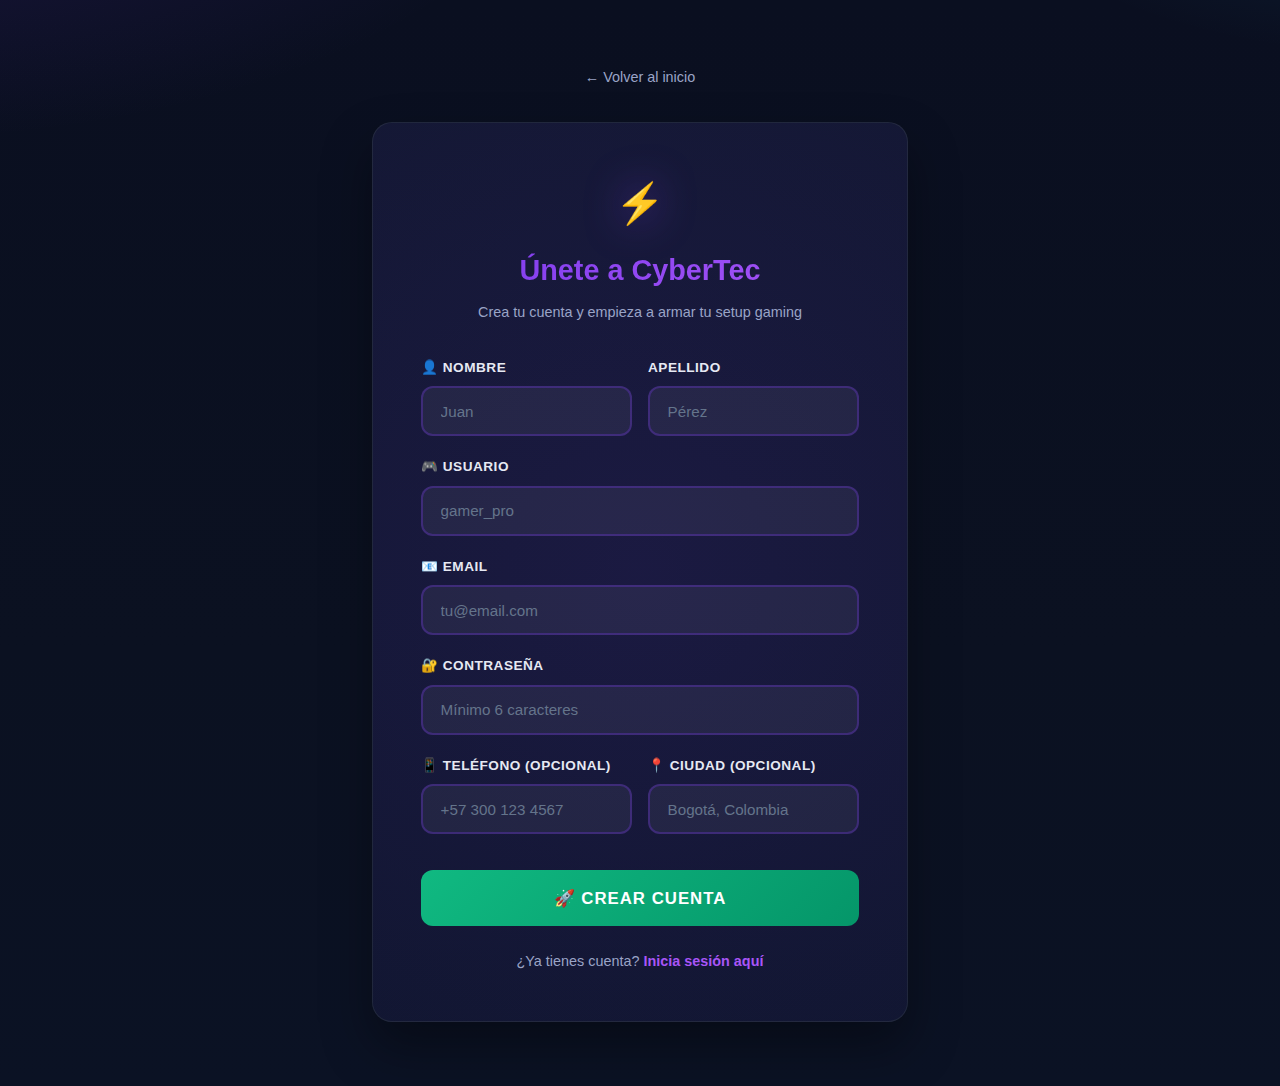
<file: public/register.html>
<!DOCTYPE html>
<html lang="es">
<head>
    <meta charset="UTF-8">
    <meta name="viewport" content="width=device-width, initial-scale=1.0">
    <title>Registro - CyberTec Gaming Store</title>
    <link rel="stylesheet" href="../assets/css/style.css">
    <style>
        body {
            margin: 0;
            font-family: 'Segoe UI', Tahoma, Geneva, Verdana, sans-serif;
            background: 
                radial-gradient(1200px 600px at -10% -20%, rgba(124,58,237,.18), transparent 60%),
                radial-gradient(900px 500px at 110% -20%, rgba(56,189,248,.14), transparent 55%),
                linear-gradient(180deg, #0a0f20, #0b1121 60%, #0b1224);
            color: #e6e9f3;
            min-height: 100vh;
            display: flex;
            align-items: center;
            justify-content: center;
            padding: 2rem 0;
        }

        .register-container {
            max-width: 600px;
            width: 100%;
            padding: 2rem;
        }

        .register-card {
            background: linear-gradient(180deg, rgba(18,24,49,.95), rgba(15,22,45,.97));
            border: 1px solid rgba(255,255,255,.08);
            border-radius: 20px;
            padding: 3rem;
            box-shadow: 0 25px 50px rgba(0,0,0,.35);
            position: relative;
            overflow: hidden;
        }

        .register-card::before {
            content: '';
            position: absolute;
            top: -50%;
            right: -50%;
            width: 200%;
            height: 200%;
            background: radial-gradient(circle, rgba(124,58,237,.1), transparent 70%);
            animation: glow 8s infinite;
        }

        @keyframes glow {
            0%, 100% { transform: rotate(0deg); }
            50% { transform: rotate(180deg); }
        }

        .register-header {
            text-align: center;
            margin-bottom: 2rem;
            position: relative;
            z-index: 1;
        }

        .register-logo {
            font-size: 2.5rem;
            margin-bottom: 0.8rem;
            filter: drop-shadow(0 0 20px rgba(124,58,237,.6));
        }

        .register-title {
            font-size: 1.8rem;
            font-weight: 800;
            margin-bottom: 0.5rem;
            background: linear-gradient(135deg, #7c3aed, #a855f7);
            -webkit-background-clip: text;
            -webkit-text-fill-color: transparent;
        }

        .register-subtitle {
            color: #9aa4c7;
            font-size: 0.9rem;
        }

        .form-row {
            display: grid;
            grid-template-columns: 1fr 1fr;
            gap: 1rem;
        }

        .form-group {
            margin-bottom: 1.25rem;
            position: relative;
            z-index: 1;
        }

        .form-label {
            display: block;
            margin-bottom: 0.5rem;
            font-weight: 700;
            color: #e6e9f3;
            font-size: 0.85rem;
            text-transform: uppercase;
            letter-spacing: 0.5px;
        }

        .form-input {
            width: 100%;
            padding: 0.9rem 1.1rem;
            background: rgba(255,255,255,.06);
            border: 2px solid rgba(124,58,237,.3);
            border-radius: 12px;
            color: #e6e9f3;
            font-size: 0.95rem;
            transition: all 0.3s ease;
        }

        .form-input:focus {
            outline: none;
            border-color: #7c3aed;
            box-shadow: 0 0 0 4px rgba(124,58,237,.15);
            background: rgba(255,255,255,.08);
        }

        .form-input::placeholder {
            color: #64748b;
        }

        .btn-register {
            width: 100%;
            padding: 1.1rem;
            background: linear-gradient(135deg, #10b981, #059669);
            border: none;
            border-radius: 12px;
            color: white;
            font-weight: 800;
            font-size: 1.05rem;
            cursor: pointer;
            transition: all 0.3s ease;
            text-transform: uppercase;
            letter-spacing: 1px;
            position: relative;
            z-index: 1;
            margin-top: 1rem;
        }

        .btn-register:hover {
            transform: translateY(-2px);
            box-shadow: 0 20px 40px rgba(16,185,129,.4);
        }

        .btn-register:active {
            transform: translateY(0);
        }

        .error-message {
            background: rgba(239,68,68,.15);
            border: 1px solid rgba(239,68,68,.35);
            border-left: 4px solid #ef4444;
            color: #fca5a5;
            padding: 1rem 1.25rem;
            border-radius: 12px;
            margin-bottom: 1.5rem;
            display: none;
            font-size: 0.9rem;
            position: relative;
            z-index: 1;
        }

        .success-message {
            background: rgba(16,185,129,.15);
            border: 1px solid rgba(16,185,129,.35);
            border-left: 4px solid #10b981;
            color: #6ee7b7;
            padding: 1rem 1.25rem;
            border-radius: 12px;
            margin-bottom: 1.5rem;
            display: none;
            font-size: 0.9rem;
            position: relative;
            z-index: 1;
        }

        .register-footer {
            text-align: center;
            margin-top: 1.5rem;
            color: #9aa4c7;
            font-size: 0.9rem;
            position: relative;
            z-index: 1;
        }

        .register-footer a {
            color: #a855f7;
            text-decoration: none;
            font-weight: 700;
            transition: color 0.3s;
        }

        .register-footer a:hover {
            color: #7c3aed;
        }

        .back-home {
            text-align: center;
            margin-bottom: 2rem;
        }

        .back-home a {
            color: #9aa4c7;
            text-decoration: none;
            font-size: 0.9rem;
            transition: color 0.3s;
        }

        .back-home a:hover {
            color: #e6e9f3;
        }

        @media (max-width: 640px) {
            .form-row {
                grid-template-columns: 1fr;
            }
        }
    </style>
</head>
<body>
    <div class="register-container">
        <div class="back-home">
            <a href="index.html">← Volver al inicio</a>
        </div>

        <div class="register-card">
            <div class="register-header">
                <div class="register-logo">⚡</div>
                <h1 class="register-title">Únete a CyberTec</h1>
                <p class="register-subtitle">Crea tu cuenta y empieza a armar tu setup gaming</p>
            </div>

            <div id="errorMessage" class="error-message"></div>
            <div id="successMessage" class="success-message"></div>

            <form id="registerForm">
                <div class="form-row">
                    <div class="form-group">
                        <label class="form-label">👤 Nombre</label>
                        <input 
                            type="text" 
                            id="firstName" 
                            class="form-input" 
                            placeholder="Juan"
                            required
                        >
                    </div>

                    <div class="form-group">
                        <label class="form-label">Apellido</label>
                        <input 
                            type="text" 
                            id="lastName" 
                            class="form-input" 
                            placeholder="Pérez"
                            required
                        >
                    </div>
                </div>

                <div class="form-group">
                    <label class="form-label">🎮 Usuario</label>
                    <input 
                        type="text" 
                        id="username" 
                        class="form-input" 
                        placeholder="gamer_pro"
                        required
                        minlength="3"
                        autocomplete="username"
                    >
                </div>

                <div class="form-group">
                    <label class="form-label">📧 Email</label>
                    <input 
                        type="email" 
                        id="email" 
                        class="form-input" 
                        placeholder="tu@email.com"
                        required
                        autocomplete="email"
                    >
                </div>

                <div class="form-group">
                    <label class="form-label">🔐 Contraseña</label>
                    <input 
                        type="password" 
                        id="password" 
                        class="form-input" 
                        placeholder="Mínimo 6 caracteres"
                        required
                        minlength="6"
                        autocomplete="new-password"
                    >
                </div>

                <div class="form-row">
                    <div class="form-group">
                        <label class="form-label">📱 Teléfono (opcional)</label>
                        <input 
                            type="tel" 
                            id="phone" 
                            class="form-input" 
                            placeholder="+57 300 123 4567"
                        >
                    </div>

                    <div class="form-group">
                        <label class="form-label">📍 Ciudad (opcional)</label>
                        <input 
                            type="text" 
                            id="address" 
                            class="form-input" 
                            placeholder="Bogotá, Colombia"
                        >
                    </div>
                </div>

                <button type="submit" class="btn-register">
                    🚀 Crear Cuenta
                </button>
            </form>

            <div class="register-footer">
                ¿Ya tienes cuenta? <a href="login.html">Inicia sesión aquí</a>
            </div>
        </div>
    </div>

    <script src="../assets/js/auth.js"></script>
    <script src="../assets/js/api.js"></script>
    <script>
        document.getElementById('registerForm').addEventListener('submit', async (e) => {
            e.preventDefault();

            const errorDiv = document.getElementById('errorMessage');
            const successDiv = document.getElementById('successMessage');
            const submitBtn = e.target.querySelector('button[type="submit"]');

            errorDiv.style.display = 'none';
            successDiv.style.display = 'none';
            submitBtn.textContent = '⏳ Creando cuenta...';
            submitBtn.disabled = true;

            const userData = {
                username: document.getElementById('username').value,
                email: document.getElementById('email').value,
                password: document.getElementById('password').value,
                firstName: document.getElementById('firstName').value,
                lastName: document.getElementById('lastName').value,
                phone: document.getElementById('phone').value || null,
                address: document.getElementById('address').value || null
            };

            try {
                const data = await API.register(userData);

                if (data.token) {
                    // Registro exitoso
                    AUTH.saveAuth(data.token, {
                        userId: data.userId,
                        username: data.username,
                        email: data.email,
                        role: data.role
                    });

                    successDiv.textContent = '✅ ¡Cuenta creada exitosamente! Redirigiendo...';
                    successDiv.style.display = 'block';
                    submitBtn.textContent = '✅ ¡Éxito!';

                    setTimeout(() => {
                        window.location.href = 'index.html';
                    }, 1500);
                } else {
                    throw new Error(data.error || 'Error al crear la cuenta');
                }
            } catch (error) {
                console.error('Error registro:', error);
                errorDiv.textContent = error.message || 'Error de conexión. Verifica que el backend esté corriendo.';
                errorDiv.style.display = 'block';
                submitBtn.textContent = '🚀 Crear Cuenta';
                submitBtn.disabled = false;
            }
        });
    </script>
</body>
</html>
</file>
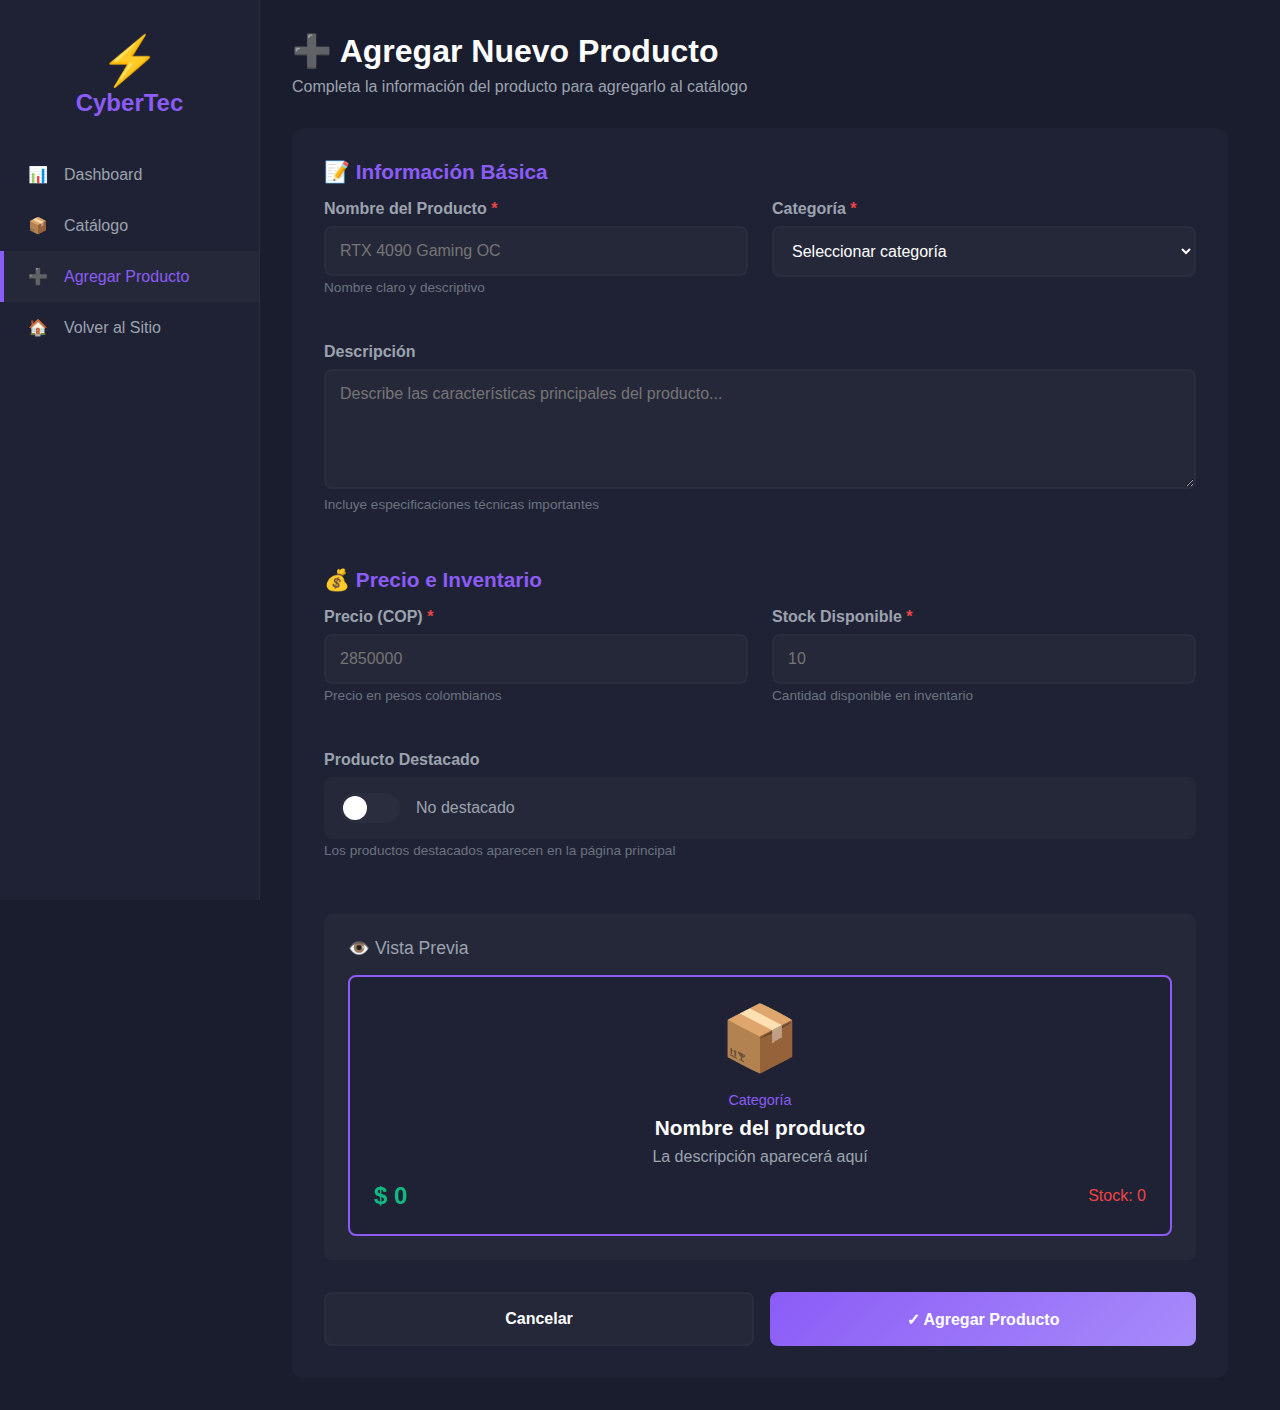
<file: public/admin/add-product.html>
<!DOCTYPE html>
<html lang="es">
<head>
    <meta charset="UTF-8">
    <meta name="viewport" content="width=device-width, initial-scale=1.0">
    <title>Agregar Producto - Admin CyberTec</title>
    <style>
        * {
            margin: 0;
            padding: 0;
            box-sizing: border-box;
        }

        body {
            font-family: 'Segoe UI', Tahoma, Geneva, Verdana, sans-serif;
            background-color: #1a1d2e;
            color: #fff;
            display: flex;
        }

        .sidebar {
            width: 260px;
            background-color: #1f2235;
            height: 100vh;
            position: fixed;
            left: 0;
            top: 0;
            padding: 2rem 0;
            border-right: 1px solid #2a2d3e;
        }

        .logo-section {
            padding: 0 1.5rem;
            margin-bottom: 2rem;
            text-align: center;
        }

        .logo-icon {
            font-size: 3rem;
        }

        .logo-text {
            font-size: 1.5rem;
            font-weight: bold;
            color: #8b5cf6;
        }

        .nav-menu {
            list-style: none;
        }

        .nav-item {
            padding: 1rem 1.5rem;
            cursor: pointer;
            transition: all 0.3s;
            display: flex;
            align-items: center;
            gap: 1rem;
            color: #9ca3af;
            border-left: 4px solid transparent;
        }

        .nav-item:hover,
        .nav-item.active {
            background-color: #252839;
            color: #8b5cf6;
            border-left-color: #8b5cf6;
        }

        .main-content {
            margin-left: 260px;
            flex: 1;
            padding: 2rem;
            max-width: 1000px;
        }

        .page-header {
            margin-bottom: 2rem;
        }

        .page-header h1 {
            font-size: 2rem;
            margin-bottom: 0.5rem;
        }

        .page-header p {
            color: #9ca3af;
        }

        .form-card {
            background-color: #1f2235;
            border-radius: 12px;
            padding: 2rem;
        }

        .form-section {
            margin-bottom: 2rem;
        }

        .section-title {
            font-size: 1.3rem;
            margin-bottom: 1rem;
            color: #8b5cf6;
            display: flex;
            align-items: center;
            gap: 0.5rem;
        }

        .form-grid {
            display: grid;
            grid-template-columns: 1fr 1fr;
            gap: 1.5rem;
        }

        .form-group {
            margin-bottom: 1.5rem;
        }

        .form-group.full-width {
            grid-column: 1 / -1;
        }

        .form-group label {
            display: block;
            margin-bottom: 0.5rem;
            color: #9ca3af;
            font-weight: 600;
        }

        .required {
            color: #ef4444;
        }

        .form-group input,
        .form-group select,
        .form-group textarea {
            width: 100%;
            padding: 0.875rem;
            background-color: #252839;
            border: 2px solid #2a2d3e;
            border-radius: 8px;
            color: #fff;
            font-size: 1rem;
            font-family: inherit;
            transition: all 0.3s;
        }

        .form-group input:focus,
        .form-group select:focus,
        .form-group textarea:focus {
            outline: none;
            border-color: #8b5cf6;
            background-color: #2a2d41;
        }

        .form-group textarea {
            min-height: 120px;
            resize: vertical;
        }

        .featured-toggle {
            display: flex;
            align-items: center;
            gap: 1rem;
            padding: 1rem;
            background-color: #252839;
            border-radius: 8px;
        }

        .toggle-switch {
            position: relative;
            width: 60px;
            height: 30px;
            background-color: #2a2d3e;
            border-radius: 15px;
            cursor: pointer;
            transition: all 0.3s;
        }

        .toggle-switch.active {
            background-color: #8b5cf6;
        }

        .toggle-slider {
            position: absolute;
            top: 3px;
            left: 3px;
            width: 24px;
            height: 24px;
            background-color: white;
            border-radius: 50%;
            transition: all 0.3s;
        }

        .toggle-switch.active .toggle-slider {
            left: 33px;
        }

        .form-actions {
            display: flex;
            gap: 1rem;
            margin-top: 2rem;
        }

        .btn {
            flex: 1;
            padding: 1rem;
            border: none;
            border-radius: 8px;
            font-size: 1rem;
            font-weight: 600;
            cursor: pointer;
            transition: all 0.3s;
        }

        .btn-primary {
            background: linear-gradient(135deg, #8b5cf6 0%, #a78bfa 100%);
            color: white;
        }

        .btn-primary:hover {
            transform: translateY(-2px);
            box-shadow: 0 10px 30px rgba(139, 92, 246, 0.4);
        }

        .btn-secondary {
            background-color: #252839;
            color: #fff;
            border: 2px solid #2a2d3e;
        }

        .btn-secondary:hover {
            border-color: #8b5cf6;
        }

        .preview-section {
            background-color: #252839;
            padding: 1.5rem;
            border-radius: 8px;
            margin-top: 1rem;
        }

        .preview-title {
            font-size: 1.1rem;
            margin-bottom: 1rem;
            color: #9ca3af;
        }

        .product-preview {
            background-color: #1f2235;
            border-radius: 8px;
            padding: 1.5rem;
            border: 2px solid #8b5cf6;
            text-align: center;
        }

        .preview-icon {
            font-size: 4rem;
            margin-bottom: 1rem;
        }

        .preview-category {
            color: #8b5cf6;
            font-size: 0.9rem;
            margin-bottom: 0.5rem;
        }

        .preview-name {
            font-size: 1.3rem;
            margin-bottom: 0.5rem;
            font-weight: bold;
        }

        .preview-description {
            color: #9ca3af;
            margin-bottom: 1rem;
        }

        .preview-footer {
            display: flex;
            justify-content: space-between;
            align-items: center;
        }

        .preview-price {
            font-size: 1.5rem;
            color: #10b981;
            font-weight: bold;
        }

        .preview-stock {
            color: #9ca3af;
        }

        .helper-text {
            font-size: 0.85rem;
            color: #6b7280;
            margin-top: 0.25rem;
        }

        .success-message {
            background-color: rgba(16, 185, 129, 0.2);
            border: 2px solid #10b981;
            color: #10b981;
            padding: 1rem;
            border-radius: 8px;
            margin-bottom: 1rem;
            display: none;
        }

        .success-message.show {
            display: block;
        }
    </style>
</head>
<body>
    <aside class="sidebar">
        <div class="logo-section">
            <div class="logo-icon">⚡</div>
            <div class="logo-text">CyberTec</div>
        </div>
        <ul class="nav-menu">
            <li class="nav-item" onclick="window.location.href='dashboard.html'">
                <span>📊</span> Dashboard
            </li>
            <li class="nav-item" onclick="window.location.href='catalog.html'">
                <span>📦</span> Catálogo
            </li>
            <li class="nav-item active">
                <span>➕</span> Agregar Producto
            </li>
            <li class="nav-item" onclick="window.location.href='../index.html'">
                <span>🏠</span> Volver al Sitio
            </li>
        </ul>
    </aside>

    <main class="main-content">
        <div class="page-header">
            <h1>➕ Agregar Nuevo Producto</h1>
            <p>Completa la información del producto para agregarlo al catálogo</p>
        </div>

        <div class="success-message" id="successMessage">
            ✓ Producto agregado exitosamente
        </div>

        <form class="form-card" id="productForm">
            <!-- Información Básica -->
            <div class="form-section">
                <h3 class="section-title">📝 Información Básica</h3>
                <div class="form-grid">
                    <div class="form-group">
                        <label for="name">Nombre del Producto <span class="required">*</span></label>
                        <input type="text" id="name" name="name" placeholder="RTX 4090 Gaming OC" required>
                        <div class="helper-text">Nombre claro y descriptivo</div>
                    </div>

                    <div class="form-group">
                        <label for="category">Categoría <span class="required">*</span></label>
                        <select id="category" name="category" required>
                            <option value="">Seleccionar categoría</option>
                            <option value="GPU">GPU - Tarjetas Gráficas</option>
                            <option value="CPU">CPU - Procesadores</option>
                            <option value="RAM">RAM - Memoria</option>
                            <option value="Storage">Storage - Almacenamiento</option>
                            <option value="Motherboard">Motherboard - Placas Madre</option>
                            <option value="PSU">PSU - Fuentes de Poder</option>
                            <option value="Case">Case - Gabinetes</option>
                            <option value="Cooling">Cooling - Refrigeración</option>
                        </select>
                    </div>

                    <div class="form-group full-width">
                        <label for="description">Descripción</label>
                        <textarea id="description" name="description" placeholder="Describe las características principales del producto..."></textarea>
                        <div class="helper-text">Incluye especificaciones técnicas importantes</div>
                    </div>
                </div>
            </div>

            <!-- Precio e Inventario -->
            <div class="form-section">
                <h3 class="section-title">💰 Precio e Inventario</h3>
                <div class="form-grid">
                    <div class="form-group">
                        <label for="price">Precio (COP) <span class="required">*</span></label>
                        <input type="number" id="price" name="price" placeholder="2850000" min="0" step="1000" required>
                        <div class="helper-text">Precio en pesos colombianos</div>
                    </div>

                    <div class="form-group">
                        <label for="stock">Stock Disponible <span class="required">*</span></label>
                        <input type="number" id="stock" name="stock" placeholder="10" min="0" required>
                        <div class="helper-text">Cantidad disponible en inventario</div>
                    </div>

                    <div class="form-group full-width">
                        <label>Producto Destacado</label>
                        <div class="featured-toggle">
                            <div class="toggle-switch" id="featuredToggle" onclick="toggleFeatured()">
                                <div class="toggle-slider"></div>
                            </div>
                            <span id="featuredText" style="color: #9ca3af;">No destacado</span>
                        </div>
                        <div class="helper-text">Los productos destacados aparecen en la página principal</div>
                    </div>
                </div>
            </div>

            <!-- Vista Previa -->
            <div class="preview-section">
                <div class="preview-title">👁️ Vista Previa</div>
                <div class="product-preview" id="preview">
                    <div class="preview-icon">📦</div>
                    <div class="preview-category">Categoría</div>
                    <div class="preview-name">Nombre del producto</div>
                    <div class="preview-description">La descripción aparecerá aquí</div>
                    <div class="preview-footer">
                        <div class="preview-price">$ 0</div>
                        <div class="preview-stock">Stock: 0</div>
                    </div>
                </div>
            </div>

            <!-- Botones de Acción -->
            <div class="form-actions">
                <button type="button" class="btn btn-secondary" onclick="window.location.href='catalog.html'">
                    Cancelar
                </button>
                <button type="submit" class="btn btn-primary">
                    ✓ Agregar Producto
                </button>
            </div>
        </form>
    </main>

    <script>
        const API_URL = 'http://localhost:8080/api';
        let isFeatured = false;

        function toggleFeatured() {
            isFeatured = !isFeatured;
            const toggle = document.getElementById('featuredToggle');
            const text = document.getElementById('featuredText');
            
            if (isFeatured) {
                toggle.classList.add('active');
                text.textContent = 'Producto destacado';
                text.style.color = '#8b5cf6';
            } else {
                toggle.classList.remove('active');
                text.textContent = 'No destacado';
                text.style.color = '#9ca3af';
            }
            updatePreview();
        }

        // Vista previa en tiempo real
        const form = document.getElementById('productForm');
        const inputs = form.querySelectorAll('input, select, textarea');

        inputs.forEach(input => {
            input.addEventListener('input', updatePreview);
        });

        function updatePreview() {
            const name = document.getElementById('name').value || 'Nombre del producto';
            const category = document.getElementById('category').value || 'Categoría';
            const description = document.getElementById('description').value || 'La descripción aparecerá aquí';
            const price = document.getElementById('price').value || '0';
            const stock = document.getElementById('stock').value || '0';

            const preview = document.getElementById('preview');
            preview.innerHTML = `
                <div class="preview-icon">${getIconForCategory(category)}</div>
                <div class="preview-category">${category}</div>
                <div class="preview-name">${name}</div>
                <div class="preview-description">${description}</div>
                <div class="preview-footer">
                    <div class="preview-price">${formatPrice(parseInt(price))}</div>
                    <div class="preview-stock" style="color: ${stock > 10 ? '#10b981' : stock > 0 ? '#f59e0b' : '#ef4444'};">
                        Stock: ${stock}
                    </div>
                </div>
            `;
        }

        function getIconForCategory(category) {
            const icons = {
                'GPU': '🎨',
                'CPU': '⚡',
                'RAM': '💾',
                'Storage': '💿',
                'Motherboard': '🔌',
                'PSU': '🔋',
                'Case': '🖥️',
                'Cooling': '❄️'
            };
            return icons[category] || '📦';
        }

        function formatPrice(price) {
            return `$ ${price.toLocaleString('es-CO')}`;
        }

        // Enviar formulario
        form.addEventListener('submit', async function(e) {
            e.preventDefault();

            const productData = {
                name: document.getElementById('name').value,
                category: document.getElementById('category').value,
                description: document.getElementById('description').value || null,
                price: parseFloat(document.getElementById('price').value),
                stock: parseInt(document.getElementById('stock').value),
                featured: isFeatured,
                imageUrl: null
            };

            console.log('Producto a crear:', productData);

            try {
                const response = await fetch(`${API_URL}/products`, {
                    method: 'POST',
                    headers: {
                        'Content-Type': 'application/json'
                    },
                    body: JSON.stringify(productData)
                });

                if (!response.ok) {
                    throw new Error('Error al crear producto');
                }

                const result = await response.json();
                console.log('Producto creado:', result);

                // Mostrar mensaje de éxito
                const successMsg = document.getElementById('successMessage');
                successMsg.classList.add('show');
                
                // Limpiar formulario
                form.reset();
                isFeatured = false;
                document.getElementById('featuredToggle').classList.remove('active');
                document.getElementById('featuredText').textContent = 'No destacado';
                document.getElementById('featuredText').style.color = '#9ca3af';
                updatePreview();

                // Ocultar mensaje después de 3 segundos
                setTimeout(() => {
                    successMsg.classList.remove('show');
                }, 3000);

                // Opcional: redirigir al catálogo
                setTimeout(() => {
                    if (confirm('¿Deseas ir al catálogo para ver el producto?')) {
                        window.location.href = 'catalog.html';
                    }
                }, 1000);

            } catch (error) {
                console.error('Error:', error);
                alert('⚠️ Error al agregar el producto.\n\nPor favor verifica que el backend esté ejecutándose en http://localhost:8080\n\nError: ' + error.message);
            }
        });

        // Inicializar vista previa
        updatePreview();
    </script>
</body>
</html>
</file>
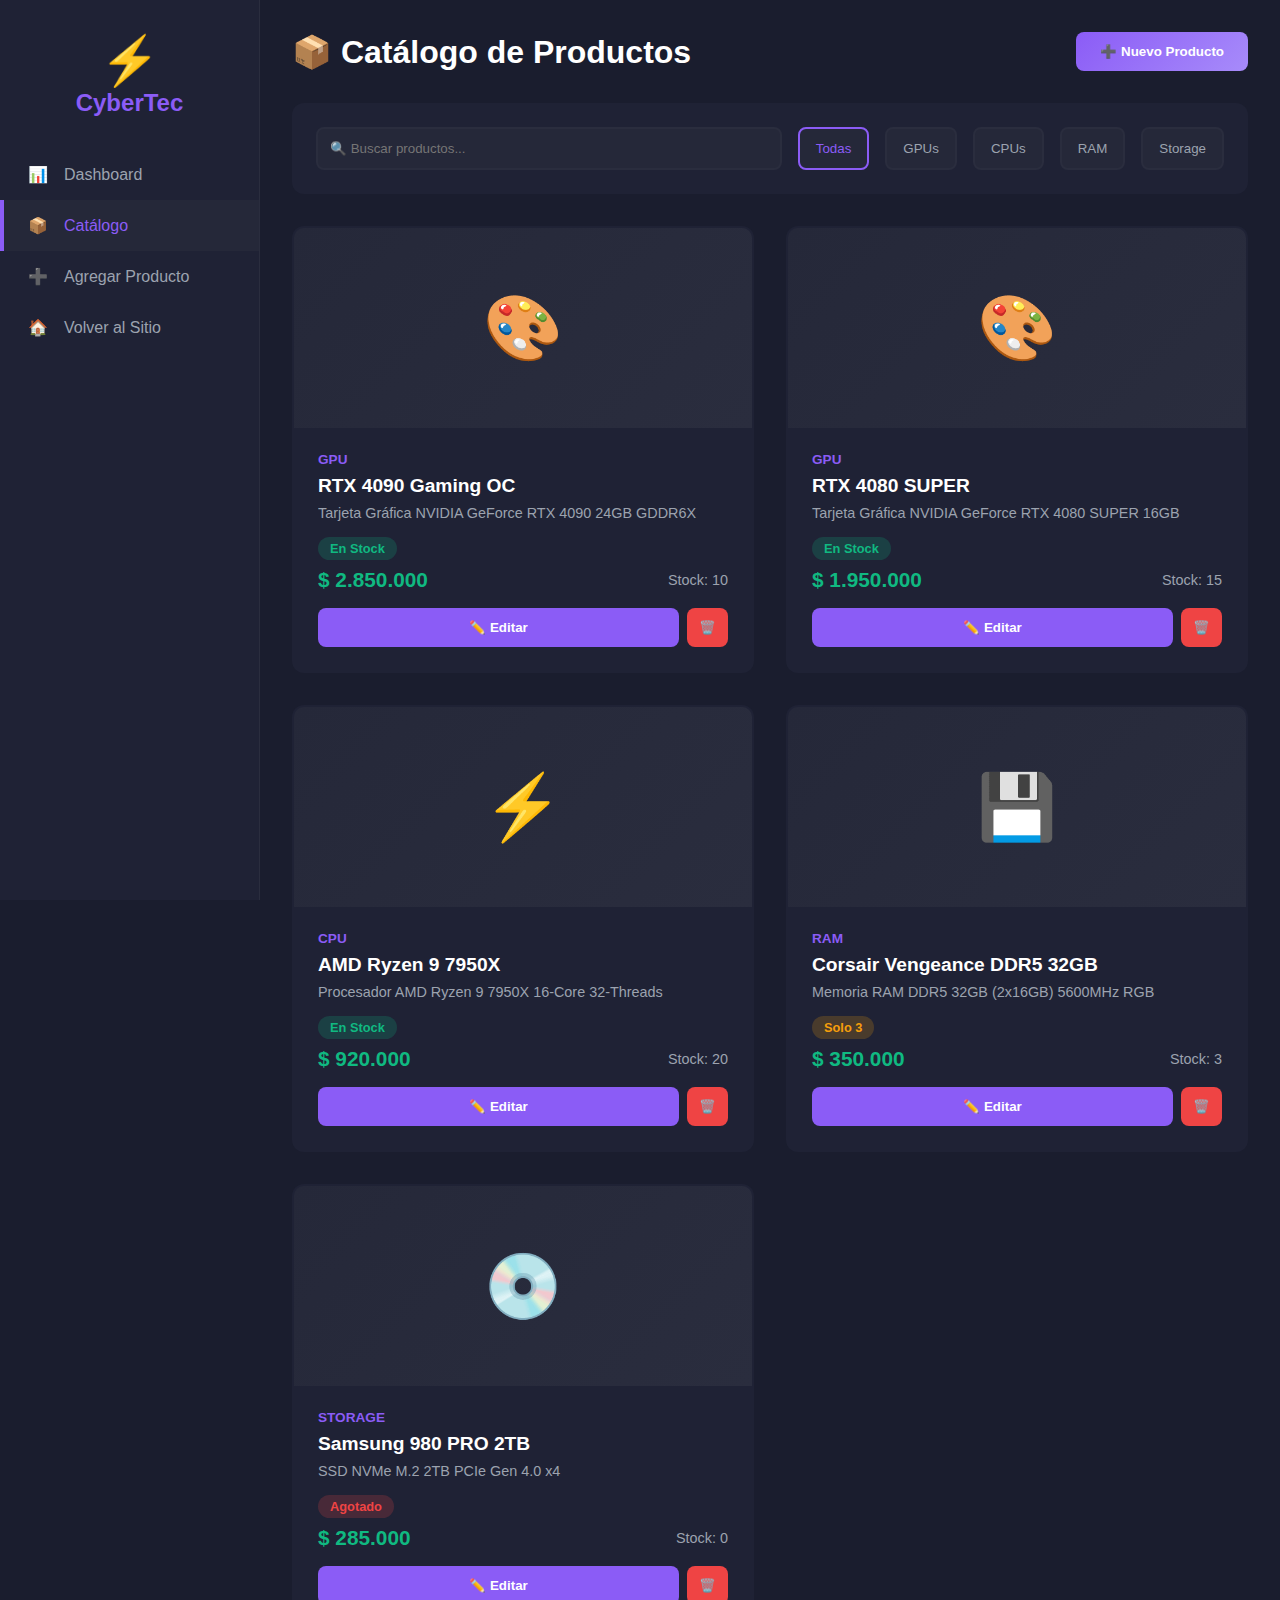
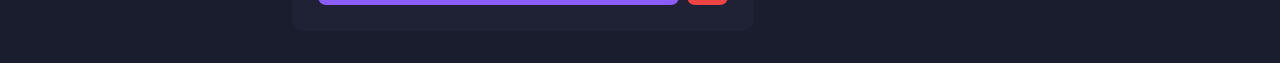
<file: public/admin/catalog.html>
<!DOCTYPE html>
<html lang="es">
<head>
    <meta charset="UTF-8">
    <meta name="viewport" content="width=device-width, initial-scale=1.0">
    <title>Catálogo - Admin CyberTec</title>
    <style>
        * {
            margin: 0;
            padding: 0;
            box-sizing: border-box;
        }

        body {
            font-family: 'Segoe UI', Tahoma, Geneva, Verdana, sans-serif;
            background-color: #1a1d2e;
            color: #fff;
            display: flex;
        }

        .sidebar {
            width: 260px;
            background-color: #1f2235;
            height: 100vh;
            position: fixed;
            left: 0;
            top: 0;
            padding: 2rem 0;
            border-right: 1px solid #2a2d3e;
        }

        .logo-section {
            padding: 0 1.5rem;
            margin-bottom: 2rem;
            text-align: center;
        }

        .logo-icon {
            font-size: 3rem;
        }

        .logo-text {
            font-size: 1.5rem;
            font-weight: bold;
            color: #8b5cf6;
        }

        .nav-menu {
            list-style: none;
        }

        .nav-item {
            padding: 1rem 1.5rem;
            cursor: pointer;
            transition: all 0.3s;
            display: flex;
            align-items: center;
            gap: 1rem;
            color: #9ca3af;
            border-left: 4px solid transparent;
        }

        .nav-item:hover,
        .nav-item.active {
            background-color: #252839;
            color: #8b5cf6;
            border-left-color: #8b5cf6;
        }

        .main-content {
            margin-left: 260px;
            flex: 1;
            padding: 2rem;
        }

        .top-bar {
            display: flex;
            justify-content: space-between;
            align-items: center;
            margin-bottom: 2rem;
            flex-wrap: wrap;
            gap: 1rem;
        }

        .page-title {
            font-size: 2rem;
        }

        .btn {
            padding: 0.75rem 1.5rem;
            border: none;
            border-radius: 8px;
            cursor: pointer;
            font-weight: 600;
            transition: all 0.3s;
        }

        .btn-primary {
            background: linear-gradient(135deg, #8b5cf6 0%, #a78bfa 100%);
            color: white;
        }

        .btn-primary:hover {
            transform: translateY(-2px);
            box-shadow: 0 5px 20px rgba(139, 92, 246, 0.4);
        }

        .btn-secondary {
            background-color: #252839;
            color: #fff;
            border: 2px solid #2a2d3e;
        }

        .filters-bar {
            background-color: #1f2235;
            padding: 1.5rem;
            border-radius: 12px;
            margin-bottom: 2rem;
            display: flex;
            gap: 1rem;
            flex-wrap: wrap;
        }

        .search-box {
            flex: 1;
            min-width: 300px;
        }

        .search-box input {
            width: 100%;
            padding: 0.75rem;
            background-color: #252839;
            border: 2px solid #2a2d3e;
            border-radius: 8px;
            color: #fff;
        }

        .search-box input:focus {
            outline: none;
            border-color: #8b5cf6;
        }

        .filter-btn {
            padding: 0.5rem 1rem;
            background-color: #252839;
            border: 2px solid #2a2d3e;
            border-radius: 8px;
            color: #9ca3af;
            cursor: pointer;
            transition: all 0.3s;
        }

        .filter-btn:hover,
        .filter-btn.active {
            border-color: #8b5cf6;
            color: #8b5cf6;
        }

        .products-grid {
            display: grid;
            grid-template-columns: repeat(auto-fill, minmax(300px, 1fr));
            gap: 2rem;
        }

        .product-card {
            background-color: #1f2235;
            border-radius: 12px;
            overflow: hidden;
            transition: all 0.3s;
            border: 2px solid transparent;
        }

        .product-card:hover {
            transform: translateY(-5px);
            border-color: #8b5cf6;
        }

        .product-image {
            height: 200px;
            background: linear-gradient(135deg, #252839 0%, #2a2d3e 100%);
            display: flex;
            align-items: center;
            justify-content: center;
            font-size: 4rem;
        }

        .product-info {
            padding: 1.5rem;
        }

        .product-category {
            color: #8b5cf6;
            font-size: 0.85rem;
            font-weight: 600;
            text-transform: uppercase;
            margin-bottom: 0.5rem;
        }

        .product-name {
            font-size: 1.2rem;
            font-weight: bold;
            margin-bottom: 0.5rem;
        }

        .product-description {
            color: #9ca3af;
            font-size: 0.9rem;
            margin-bottom: 1rem;
            display: -webkit-box;
            -webkit-line-clamp: 2;
            -webkit-box-orient: vertical;
            overflow: hidden;
        }

        .product-footer {
            display: flex;
            justify-content: space-between;
            align-items: center;
            margin-bottom: 1rem;
        }

        .product-price {
            font-size: 1.3rem;
            font-weight: bold;
            color: #10b981;
        }

        .stock-info {
            font-size: 0.9rem;
            color: #9ca3af;
        }

        .product-actions {
            display: flex;
            gap: 0.5rem;
        }

        .btn-edit {
            flex: 1;
            padding: 0.75rem;
            background-color: #8b5cf6;
            border: none;
            border-radius: 8px;
            color: white;
            cursor: pointer;
            font-weight: 600;
            transition: all 0.3s;
        }

        .btn-edit:hover {
            background-color: #7c3aed;
        }

        .btn-delete {
            padding: 0.75rem;
            background-color: #ef4444;
            border: none;
            border-radius: 8px;
            color: white;
            cursor: pointer;
            font-weight: 600;
            transition: all 0.3s;
        }

        .btn-delete:hover {
            background-color: #dc2626;
        }

        .stock-badge {
            display: inline-block;
            padding: 0.25rem 0.75rem;
            border-radius: 12px;
            font-size: 0.8rem;
            font-weight: 600;
            margin-bottom: 0.5rem;
        }

        .in-stock {
            background-color: rgba(16, 185, 129, 0.2);
            color: #10b981;
        }

        .low-stock {
            background-color: rgba(245, 158, 11, 0.2);
            color: #f59e0b;
        }

        .out-stock {
            background-color: rgba(239, 68, 68, 0.2);
            color: #ef4444;
        }

        /* Modal (mismo estilo del dashboard) */
        .modal {
            display: none;
            position: fixed;
            top: 0;
            left: 0;
            width: 100%;
            height: 100%;
            background-color: rgba(0, 0, 0, 0.8);
            z-index: 1000;
            overflow-y: auto;
        }

        .modal.show {
            display: flex;
            justify-content: center;
            align-items: center;
            padding: 2rem;
        }

        .modal-content {
            background-color: #1f2235;
            border-radius: 12px;
            padding: 2rem;
            max-width: 600px;
            width: 100%;
            max-height: 90vh;
            overflow-y: auto;
        }

        .modal-header {
            display: flex;
            justify-content: space-between;
            align-items: center;
            margin-bottom: 2rem;
        }

        .modal-title {
            font-size: 1.5rem;
            font-weight: bold;
        }

        .btn-close {
            background: none;
            border: none;
            color: #9ca3af;
            font-size: 1.5rem;
            cursor: pointer;
        }

        .form-group {
            margin-bottom: 1.5rem;
        }

        .form-group label {
            display: block;
            margin-bottom: 0.5rem;
            color: #9ca3af;
            font-weight: 600;
        }

        .form-group input,
        .form-group select,
        .form-group textarea {
            width: 100%;
            padding: 0.75rem;
            background-color: #252839;
            border: 2px solid #2a2d3e;
            border-radius: 8px;
            color: #fff;
            font-family: inherit;
        }

        .form-group input:focus,
        .form-group select:focus,
        .form-group textarea:focus {
            outline: none;
            border-color: #8b5cf6;
        }

        .form-group textarea {
            min-height: 100px;
            resize: vertical;
        }

        .form-actions {
            display: flex;
            gap: 1rem;
            margin-top: 2rem;
        }

        .loading {
            text-align: center;
            padding: 3rem;
            color: #9ca3af;
            grid-column: 1 / -1;
        }
    </style>
</head>
<body>
    <aside class="sidebar">
        <div class="logo-section">
            <div class="logo-icon">⚡</div>
            <div class="logo-text">CyberTec</div>
        </div>
        <ul class="nav-menu">
            <li class="nav-item" onclick="window.location.href='dashboard.html'">
                <span>📊</span> Dashboard
            </li>
            <li class="nav-item active">
                <span>📦</span> Catálogo
            </li>
            <li class="nav-item" onclick="window.location.href='add-product.html'">
                <span>➕</span> Agregar Producto
            </li>
            <li class="nav-item" onclick="window.location.href='../index.html'">
                <span>🏠</span> Volver al Sitio
            </li>
        </ul>
    </aside>

    <main class="main-content">
        <div class="top-bar">
            <h1 class="page-title">📦 Catálogo de Productos</h1>
            <button class="btn btn-primary" onclick="window.location.href='add-product.html'">
                ➕ Nuevo Producto
            </button>
        </div>

        <div class="filters-bar">
            <div class="search-box">
                <input type="text" id="search" placeholder="🔍 Buscar productos...">
            </div>
            <button class="filter-btn active" onclick="filterCategory('all', this)">Todas</button>
            <button class="filter-btn" onclick="filterCategory('GPU', this)">GPUs</button>
            <button class="filter-btn" onclick="filterCategory('CPU', this)">CPUs</button>
            <button class="filter-btn" onclick="filterCategory('RAM', this)">RAM</button>
            <button class="filter-btn" onclick="filterCategory('Storage', this)">Storage</button>
        </div>

        <div id="productsGrid" class="products-grid">
            <div class="loading">Cargando productos...</div>
        </div>
    </main>

    <!-- Modal de Edición -->
    <div class="modal" id="editModal">
        <div class="modal-content">
            <div class="modal-header">
                <h3 class="modal-title">✏️ Editar Producto</h3>
                <button class="btn-close" onclick="closeEditModal()">×</button>
            </div>

            <form id="editForm">
                <input type="hidden" id="editProductId">

                <div class="form-group">
                    <label for="editName">Nombre del Producto *</label>
                    <input type="text" id="editName" required>
                </div>

                <div class="form-group">
                    <label for="editCategory">Categoría *</label>
                    <select id="editCategory" required>
                        <option value="">Seleccionar categoría</option>
                        <option value="GPU">GPU - Tarjetas Gráficas</option>
                        <option value="CPU">CPU - Procesadores</option>
                        <option value="RAM">RAM - Memoria</option>
                        <option value="Storage">Storage - Almacenamiento</option>
                        <option value="Motherboard">Motherboard</option>
                        <option value="PSU">PSU - Fuentes</option>
                        <option value="Case">Case - Gabinetes</option>
                    </select>
                </div>

                <div class="form-group">
                    <label for="editDescription">Descripción</label>
                    <textarea id="editDescription"></textarea>
                </div>

                <div class="form-group">
                    <label for="editPrice">Precio *</label>
                    <input type="number" id="editPrice" min="0" step="1000" required>
                </div>

                <div class="form-group">
                    <label for="editStock">Stock *</label>
                    <input type="number" id="editStock" min="0" required>
                </div>

                <div class="form-actions">
                    <button type="button" class="btn btn-secondary" onclick="closeEditModal()">
                        Cancelar
                    </button>
                    <button type="submit" class="btn btn-primary">
                        ✓ Guardar Cambios
                    </button>
                </div>
            </form>
        </div>
    </div>

    <script>
        const API_URL = 'http://localhost:8080/api';
        let allProducts = [];
        let currentCategory = 'all';

        // Cargar productos
        async function loadProducts() {
            try {
                const response = await fetch(`${API_URL}/products`);
                if (!response.ok) throw new Error('Error');
                
                allProducts = await response.json();
                displayProducts(allProducts);
            } catch (error) {
                console.log('Cargando datos de ejemplo...');
                loadMockData();
            }
        }

        // Datos de ejemplo
        function loadMockData() {
            allProducts = [
                {
                    id: 1,
                    name: "RTX 4090 Gaming OC",
                    description: "Tarjeta Gráfica NVIDIA GeForce RTX 4090 24GB GDDR6X",
                    price: 2850000,
                    category: "GPU",
                    stock: 10
                },
                {
                    id: 2,
                    name: "RTX 4080 SUPER",
                    description: "Tarjeta Gráfica NVIDIA GeForce RTX 4080 SUPER 16GB",
                    price: 1950000,
                    category: "GPU",
                    stock: 15
                },
                {
                    id: 3,
                    name: "AMD Ryzen 9 7950X",
                    description: "Procesador AMD Ryzen 9 7950X 16-Core 32-Threads",
                    price: 920000,
                    category: "CPU",
                    stock: 20
                },
                {
                    id: 4,
                    name: "Corsair Vengeance DDR5 32GB",
                    description: "Memoria RAM DDR5 32GB (2x16GB) 5600MHz RGB",
                    price: 350000,
                    category: "RAM",
                    stock: 3
                },
                {
                    id: 5,
                    name: "Samsung 980 PRO 2TB",
                    description: "SSD NVMe M.2 2TB PCIe Gen 4.0 x4",
                    price: 285000,
                    category: "Storage",
                    stock: 0
                }
            ];
            displayProducts(allProducts);
        }

        // Mostrar productos
        function displayProducts(products) {
            const grid = document.getElementById('productsGrid');
            
            if (products.length === 0) {
                grid.innerHTML = '<div class="loading">No se encontraron productos</div>';
                return;
            }

            grid.innerHTML = products.map(product => {
                let stockClass = 'in-stock';
                let stockText = 'En Stock';
                
                if (product.stock === 0) {
                    stockClass = 'out-stock';
                    stockText = 'Agotado';
                } else if (product.stock < 5) {
                    stockClass = 'low-stock';
                    stockText = `Solo ${product.stock}`;
                }

                return `
                    <div class="product-card">
                        <div class="product-image">${getIcon(product.category)}</div>
                        <div class="product-info">
                            <div class="product-category">${product.category}</div>
                            <div class="product-name">${product.name}</div>
                            <div class="product-description">${product.description || ''}</div>
                            <span class="stock-badge ${stockClass}">${stockText}</span>
                            <div class="product-footer">
                                <div class="product-price">${formatPrice(product.price)}</div>
                                <div class="stock-info">Stock: ${product.stock}</div>
                            </div>
                            <div class="product-actions">
                                <button class="btn-edit" onclick="openEditModal(${product.id})">
                                    ✏️ Editar
                                </button>
                                <button class="btn-delete" onclick="deleteProduct(${product.id})">
                                    🗑️
                                </button>
                            </div>
                        </div>
                    </div>
                `;
            }).join('');
        }

        // Filtrar por categoría
        function filterCategory(category, button) {
            document.querySelectorAll('.filter-btn').forEach(btn => btn.classList.remove('active'));
            button.classList.add('active');
            
            currentCategory = category;
            const filtered = category === 'all' ? allProducts : allProducts.filter(p => p.category === category);
            displayProducts(filtered);
        }

        // Buscar
        document.getElementById('search').addEventListener('input', function(e) {
            const query = e.target.value.toLowerCase();
            const filtered = allProducts.filter(p => 
                p.name.toLowerCase().includes(query) ||
                (p.description && p.description.toLowerCase().includes(query))
            );
            displayProducts(filtered);
        });

        // Abrir modal de edición
        function openEditModal(productId) {
            const product = allProducts.find(p => p.id === productId);
            if (!product) return;

            document.getElementById('editProductId').value = product.id;
            document.getElementById('editName').value = product.name;
            document.getElementById('editCategory').value = product.category;
            document.getElementById('editDescription').value = product.description || '';
            document.getElementById('editPrice').value = product.price;
            document.getElementById('editStock').value = product.stock;

            document.getElementById('editModal').classList.add('show');
        }

        // Cerrar modal
        function closeEditModal() {
            document.getElementById('editModal').classList.remove('show');
        }

        // Guardar cambios
        document.getElementById('editForm').addEventListener('submit', async function(e) {
            e.preventDefault();

            const productId = document.getElementById('editProductId').value;
            const updatedProduct = {
                id: parseInt(productId),
                name: document.getElementById('editName').value,
                category: document.getElementById('editCategory').value,
                description: document.getElementById('editDescription').value,
                price: parseFloat(document.getElementById('editPrice').value),
                stock: parseInt(document.getElementById('editStock').value)
            };

            try {
                const response = await fetch(`${API_URL}/products/${productId}`, {
                    method: 'PUT',
                    headers: { 'Content-Type': 'application/json' },
                    body: JSON.stringify(updatedProduct)
                });

                if (!response.ok) throw new Error('Error');
                alert('✓ Producto actualizado exitosamente');
            } catch (error) {
                const index = allProducts.findIndex(p => p.id == productId);
                if (index !== -1) {
                    allProducts[index] = updatedProduct;
                }
                alert('✓ Producto actualizado localmente');
            }

            displayProducts(allProducts);
            closeEditModal();
        });

        // Eliminar producto
        async function deleteProduct(productId) {
            if (!confirm('¿Eliminar este producto?')) return;

            try {
                await fetch(`${API_URL}/products/${productId}`, { method: 'DELETE' });
                alert('✓ Producto eliminado');
            } catch (error) {
                alert('✓ Producto eliminado localmente');
            }

            allProducts = allProducts.filter(p => p.id !== productId);
            displayProducts(allProducts);
        }

        function getIcon(category) {
            const icons = {
                'GPU': '🎨',
                'CPU': '⚡',
                'RAM': '💾',
                'Storage': '💿',
                'Motherboard': '🔌',
                'PSU': '🔋',
                'Case': '🖥️'
            };
            return icons[category] || '📦';
        }

        function formatPrice(price) {
            return `$ ${price.toLocaleString('es-CO')}`;
        }

        // Inicializar
        loadProducts();
    </script>
</body>
</html>
</file>
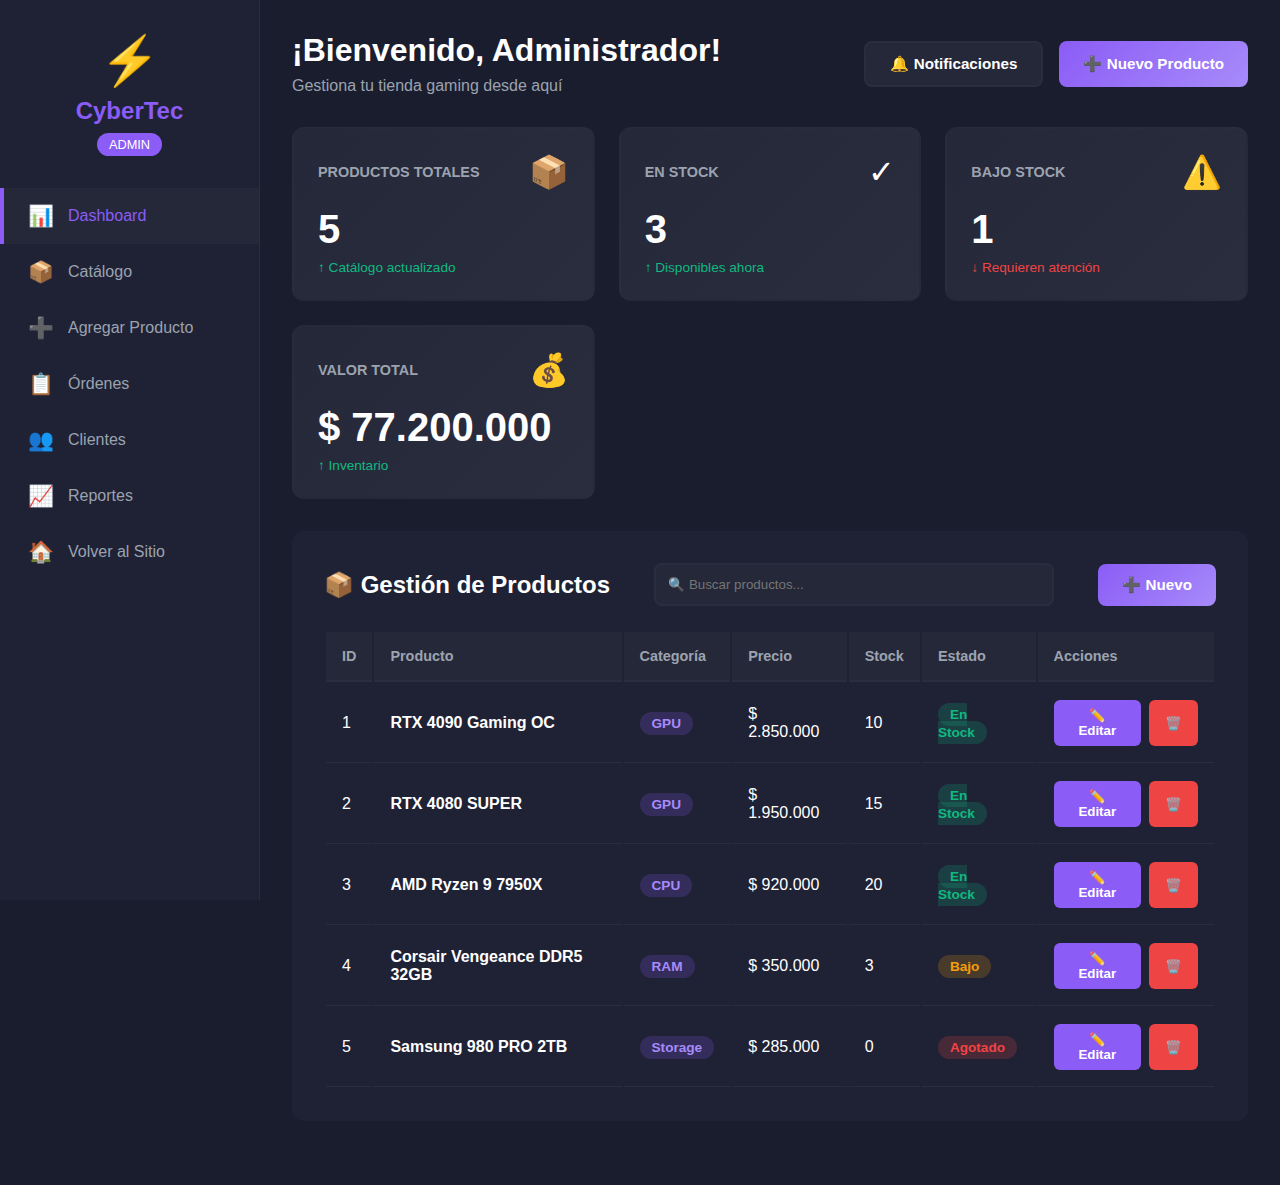
<file: public/admin/dashboard.html>
<!DOCTYPE html>
<html lang="es">
<head>
    <meta charset="UTF-8">
    <meta name="viewport" content="width=device-width, initial-scale=1.0">
    <title>Admin Dashboard - CyberTec</title>
    <style>
        * {
            margin: 0;
            padding: 0;
            box-sizing: border-box;
        }

        body {
            font-family: 'Segoe UI', Tahoma, Geneva, Verdana, sans-serif;
            background-color: #1a1d2e;
            color: #fff;
            display: flex;
        }

        /* Sidebar */
        .sidebar {
            width: 260px;
            background-color: #1f2235;
            height: 100vh;
            position: fixed;
            left: 0;
            top: 0;
            padding: 2rem 0;
            border-right: 1px solid #2a2d3e;
            overflow-y: auto;
        }

        .logo-section {
            padding: 0 1.5rem;
            margin-bottom: 2rem;
            text-align: center;
        }

        .logo-icon {
            font-size: 3rem;
            margin-bottom: 0.5rem;
        }

        .logo-text {
            font-size: 1.5rem;
            font-weight: bold;
            color: #8b5cf6;
        }

        .admin-badge {
            background-color: #8b5cf6;
            padding: 0.25rem 0.75rem;
            border-radius: 12px;
            font-size: 0.8rem;
            margin-top: 0.5rem;
            display: inline-block;
        }

        .nav-menu {
            list-style: none;
        }

        .nav-item {
            padding: 1rem 1.5rem;
            cursor: pointer;
            transition: all 0.3s;
            display: flex;
            align-items: center;
            gap: 1rem;
            color: #9ca3af;
            border-left: 4px solid transparent;
        }

        .nav-item:hover,
        .nav-item.active {
            background-color: #252839;
            color: #8b5cf6;
            border-left-color: #8b5cf6;
        }

        .nav-icon {
            font-size: 1.3rem;
            width: 24px;
            text-align: center;
        }

        /* Main Content */
        .main-content {
            margin-left: 260px;
            flex: 1;
            padding: 2rem;
            min-height: 100vh;
        }

        .top-bar {
            display: flex;
            justify-content: space-between;
            align-items: center;
            margin-bottom: 2rem;
            flex-wrap: wrap;
            gap: 1rem;
        }

        .welcome-section h1 {
            font-size: 2rem;
            margin-bottom: 0.5rem;
        }

        .welcome-section p {
            color: #9ca3af;
        }

        .user-actions {
            display: flex;
            gap: 1rem;
        }

        .btn {
            padding: 0.75rem 1.5rem;
            border: none;
            border-radius: 8px;
            cursor: pointer;
            font-weight: 600;
            transition: all 0.3s;
            font-size: 0.95rem;
        }

        .btn-primary {
            background: linear-gradient(135deg, #8b5cf6 0%, #a78bfa 100%);
            color: white;
        }

        .btn-primary:hover {
            transform: translateY(-2px);
            box-shadow: 0 5px 20px rgba(139, 92, 246, 0.4);
        }

        .btn-secondary {
            background-color: #252839;
            color: #fff;
            border: 2px solid #2a2d3e;
        }

        .btn-secondary:hover {
            border-color: #8b5cf6;
        }

        /* Stats Cards */
        .stats-grid {
            display: grid;
            grid-template-columns: repeat(auto-fit, minmax(250px, 1fr));
            gap: 1.5rem;
            margin-bottom: 2rem;
        }

        .stat-card {
            background: linear-gradient(135deg, #252839 0%, #2a2d3e 100%);
            padding: 1.5rem;
            border-radius: 12px;
            border: 2px solid transparent;
            transition: all 0.3s;
        }

        .stat-card:hover {
            border-color: #8b5cf6;
            transform: translateY(-5px);
        }

        .stat-header {
            display: flex;
            justify-content: space-between;
            align-items: center;
            margin-bottom: 1rem;
        }

        .stat-title {
            color: #9ca3af;
            font-size: 0.9rem;
            font-weight: 600;
            text-transform: uppercase;
        }

        .stat-icon {
            font-size: 2rem;
        }

        .stat-value {
            font-size: 2.5rem;
            font-weight: bold;
            margin-bottom: 0.5rem;
        }

        .stat-change {
            font-size: 0.85rem;
            display: flex;
            align-items: center;
            gap: 0.25rem;
        }

        .stat-change.positive {
            color: #10b981;
        }

        .stat-change.negative {
            color: #ef4444;
        }

        /* Products Management */
        .products-section {
            background-color: #1f2235;
            border-radius: 12px;
            padding: 2rem;
            margin-bottom: 2rem;
        }

        .section-header {
            display: flex;
            justify-content: space-between;
            align-items: center;
            margin-bottom: 1.5rem;
            flex-wrap: wrap;
            gap: 1rem;
        }

        .section-title {
            font-size: 1.5rem;
            font-weight: bold;
        }

        .search-bar {
            flex: 1;
            max-width: 400px;
        }

        .search-bar input {
            width: 100%;
            padding: 0.75rem;
            background-color: #252839;
            border: 2px solid #2a2d3e;
            border-radius: 8px;
            color: #fff;
        }

        .search-bar input:focus {
            outline: none;
            border-color: #8b5cf6;
        }

        .products-table {
            width: 100%;
            border-collapse: collapse;
            overflow-x: auto;
            display: block;
        }

        .products-table table {
            width: 100%;
        }

        .products-table th {
            text-align: left;
            padding: 1rem;
            color: #9ca3af;
            font-weight: 600;
            font-size: 0.9rem;
            border-bottom: 2px solid #2a2d3e;
            background-color: #252839;
        }

        .products-table td {
            padding: 1rem;
            border-bottom: 1px solid #2a2d3e;
        }

        .products-table tr:hover {
            background-color: #252839;
        }

        .product-name-cell {
            font-weight: 600;
        }

        .category-badge {
            padding: 0.25rem 0.75rem;
            border-radius: 12px;
            font-size: 0.85rem;
            font-weight: 600;
            background-color: rgba(139, 92, 246, 0.2);
            color: #a78bfa;
        }

        .stock-badge {
            padding: 0.25rem 0.75rem;
            border-radius: 12px;
            font-size: 0.85rem;
            font-weight: 600;
        }

        .in-stock {
            background-color: rgba(16, 185, 129, 0.2);
            color: #10b981;
        }

        .low-stock {
            background-color: rgba(245, 158, 11, 0.2);
            color: #f59e0b;
        }

        .out-stock {
            background-color: rgba(239, 68, 68, 0.2);
            color: #ef4444;
        }

        .actions-cell {
            display: flex;
            gap: 0.5rem;
        }

        .btn-edit {
            padding: 0.5rem 1rem;
            background-color: #8b5cf6;
            border: none;
            border-radius: 6px;
            color: white;
            cursor: pointer;
            font-weight: 600;
            transition: all 0.3s;
        }

        .btn-edit:hover {
            background-color: #7c3aed;
        }

        .btn-delete {
            padding: 0.5rem 1rem;
            background-color: #ef4444;
            border: none;
            border-radius: 6px;
            color: white;
            cursor: pointer;
            font-weight: 600;
            transition: all 0.3s;
        }

        .btn-delete:hover {
            background-color: #dc2626;
        }

        /* Modal */
        .modal {
            display: none;
            position: fixed;
            top: 0;
            left: 0;
            width: 100%;
            height: 100%;
            background-color: rgba(0, 0, 0, 0.8);
            z-index: 1000;
            overflow-y: auto;
        }

        .modal.show {
            display: flex;
            justify-content: center;
            align-items: center;
            padding: 2rem;
        }

        .modal-content {
            background-color: #1f2235;
            border-radius: 12px;
            padding: 2rem;
            max-width: 600px;
            width: 100%;
            max-height: 90vh;
            overflow-y: auto;
        }

        .modal-header {
            display: flex;
            justify-content: space-between;
            align-items: center;
            margin-bottom: 2rem;
        }

        .modal-title {
            font-size: 1.5rem;
            font-weight: bold;
        }

        .btn-close {
            background: none;
            border: none;
            color: #9ca3af;
            font-size: 1.5rem;
            cursor: pointer;
            padding: 0;
            width: 30px;
            height: 30px;
        }

        .btn-close:hover {
            color: #fff;
        }

        .form-group {
            margin-bottom: 1.5rem;
        }

        .form-group label {
            display: block;
            margin-bottom: 0.5rem;
            color: #9ca3af;
            font-weight: 600;
        }

        .form-group input,
        .form-group select,
        .form-group textarea {
            width: 100%;
            padding: 0.75rem;
            background-color: #252839;
            border: 2px solid #2a2d3e;
            border-radius: 8px;
            color: #fff;
            font-family: inherit;
        }

        .form-group input:focus,
        .form-group select:focus,
        .form-group textarea:focus {
            outline: none;
            border-color: #8b5cf6;
        }

        .form-group textarea {
            min-height: 100px;
            resize: vertical;
        }

        .form-actions {
            display: flex;
            gap: 1rem;
            margin-top: 2rem;
        }

        .loading {
            text-align: center;
            padding: 3rem;
            color: #9ca3af;
        }

        @media (max-width: 768px) {
            .sidebar {
                width: 70px;
            }

            .main-content {
                margin-left: 70px;
            }

            .nav-item span:not(.nav-icon) {
                display: none;
            }

            .logo-text,
            .admin-badge {
                display: none;
            }

            .products-table {
                font-size: 0.85rem;
            }
        }
    </style>
</head>
<body>
    <!-- Sidebar -->
    <aside class="sidebar">
        <div class="logo-section">
            <div class="logo-icon">⚡</div>
            <div class="logo-text">CyberTec</div>
            <div class="admin-badge">ADMIN</div>
        </div>

        <ul class="nav-menu">
            <li class="nav-item active">
                <span class="nav-icon">📊</span>
                <span>Dashboard</span>
            </li>
            <li class="nav-item" onclick="window.location.href='catalog.html'">
                <span class="nav-icon">📦</span>
                <span>Catálogo</span>
            </li>
            <li class="nav-item" onclick="window.location.href='add-product.html'">
                <span class="nav-icon">➕</span>
                <span>Agregar Producto</span>
            </li>
            <li class="nav-item" onclick="window.location.href='orders.html'">
                <span class="nav-icon">📋</span>
                <span>Órdenes</span>
            </li>
            <li class="nav-item">
                <span class="nav-icon">👥</span>
                <span>Clientes</span>
            </li>
            <li class="nav-item">
                <span class="nav-icon">📈</span>
                <span>Reportes</span>
            </li>
            <li class="nav-item" onclick="window.location.href='../index.html'">
                <span class="nav-icon">🏠</span>
                <span>Volver al Sitio</span>
            </li>
        </ul>
    </aside>

    <!-- Main Content -->
    <main class="main-content">
        <div class="top-bar">
            <div class="welcome-section">
                <h1>¡Bienvenido, Administrador!</h1>
                <p>Gestiona tu tienda gaming desde aquí</p>
            </div>
            <div class="user-actions">
                <button class="btn btn-secondary">🔔 Notificaciones</button>
                <button class="btn btn-primary" onclick="window.location.href='add-product.html'">
                    ➕ Nuevo Producto
                </button>
            </div>
        </div>

        <!-- Stats Grid -->
        <div class="stats-grid">
            <div class="stat-card">
                <div class="stat-header">
                    <span class="stat-title">Productos Totales</span>
                    <span class="stat-icon">📦</span>
                </div>
                <div class="stat-value" id="totalProducts">0</div>
                <div class="stat-change positive">
                    ↑ Catálogo actualizado
                </div>
            </div>

            <div class="stat-card">
                <div class="stat-header">
                    <span class="stat-title">En Stock</span>
                    <span class="stat-icon">✓</span>
                </div>
                <div class="stat-value" id="inStockProducts">0</div>
                <div class="stat-change positive">
                    ↑ Disponibles ahora
                </div>
            </div>

            <div class="stat-card">
                <div class="stat-header">
                    <span class="stat-title">Bajo Stock</span>
                    <span class="stat-icon">⚠️</span>
                </div>
                <div class="stat-value" id="lowStockProducts">0</div>
                <div class="stat-change negative">
                    ↓ Requieren atención
                </div>
            </div>

            <div class="stat-card">
                <div class="stat-header">
                    <span class="stat-title">Valor Total</span>
                    <span class="stat-icon">💰</span>
                </div>
                <div class="stat-value" id="totalValue">$0</div>
                <div class="stat-change positive">
                    ↑ Inventario
                </div>
            </div>
        </div>

        <!-- Products Management -->
        <div class="products-section">
            <div class="section-header">
                <h2 class="section-title">📦 Gestión de Productos</h2>
                <div class="search-bar">
                    <input type="text" id="searchProducts" placeholder="🔍 Buscar productos...">
                </div>
                <button class="btn btn-primary" onclick="window.location.href='add-product.html'">
                    ➕ Nuevo
                </button>
            </div>

            <div class="products-table">
                <table>
                    <thead>
                        <tr>
                            <th>ID</th>
                            <th>Producto</th>
                            <th>Categoría</th>
                            <th>Precio</th>
                            <th>Stock</th>
                            <th>Estado</th>
                            <th>Acciones</th>
                        </tr>
                    </thead>
                    <tbody id="productsTableBody">
                        <tr>
                            <td colspan="7" class="loading">Cargando productos...</td>
                        </tr>
                    </tbody>
                </table>
            </div>
        </div>
    </main>

    <!-- Modal de Edición -->
    <div class="modal" id="editModal">
        <div class="modal-content">
            <div class="modal-header">
                <h3 class="modal-title">✏️ Editar Producto</h3>
                <button class="btn-close" onclick="closeEditModal()">×</button>
            </div>

            <form id="editForm">
                <input type="hidden" id="editProductId">

                <div class="form-group">
                    <label for="editName">Nombre del Producto *</label>
                    <input type="text" id="editName" required>
                </div>

                <div class="form-group">
                    <label for="editCategory">Categoría *</label>
                    <select id="editCategory" required>
                        <option value="">Seleccionar categoría</option>
                        <option value="GPU">GPU - Tarjetas Gráficas</option>
                        <option value="CPU">CPU - Procesadores</option>
                        <option value="RAM">RAM - Memoria</option>
                        <option value="Storage">Storage - Almacenamiento</option>
                        <option value="Motherboard">Motherboard - Placas Madre</option>
                        <option value="PSU">PSU - Fuentes de Poder</option>
                        <option value="Case">Case - Gabinetes</option>
                    </select>
                </div>

                <div class="form-group">
                    <label for="editDescription">Descripción</label>
                    <textarea id="editDescription"></textarea>
                </div>

                <div class="form-group">
                    <label for="editPrice">Precio *</label>
                    <input type="number" id="editPrice" min="0" step="1000" required>
                </div>

                <div class="form-group">
                    <label for="editStock">Stock *</label>
                    <input type="number" id="editStock" min="0" required>
                </div>

                <div class="form-actions">
                    <button type="button" class="btn btn-secondary" onclick="closeEditModal()">
                        Cancelar
                    </button>
                    <button type="submit" class="btn btn-primary">
                        ✓ Guardar Cambios
                    </button>
                </div>
            </form>
        </div>
    </div>

    <script>
        const API_URL = 'http://localhost:8080/api';
        let allProducts = [];

        // Cargar productos
        async function loadProducts() {
            try {
                const response = await fetch(`${API_URL}/products`);
                if (!response.ok) throw new Error('Error al cargar productos');
                
                allProducts = await response.json();
                displayProducts(allProducts);
                updateStats();
            } catch (error) {
                console.error('Error:', error);
                // Cargar datos de ejemplo
                loadMockData();
            }
        }

        // Datos de ejemplo
        function loadMockData() {
            allProducts = [
                {
                    id: 1,
                    name: "RTX 4090 Gaming OC",
                    description: "Tarjeta Gráfica NVIDIA GeForce RTX 4090 24GB",
                    price: 2850000,
                    category: "GPU",
                    stock: 10
                },
                {
                    id: 2,
                    name: "RTX 4080 SUPER",
                    description: "Tarjeta Gráfica NVIDIA GeForce RTX 4080 SUPER",
                    price: 1950000,
                    category: "GPU",
                    stock: 15
                },
                {
                    id: 3,
                    name: "AMD Ryzen 9 7950X",
                    description: "Procesador AMD Ryzen 9 16-Core",
                    price: 920000,
                    category: "CPU",
                    stock: 20
                },
                {
                    id: 4,
                    name: "Corsair Vengeance DDR5 32GB",
                    description: "Memoria RAM DDR5 32GB 5600MHz",
                    price: 350000,
                    category: "RAM",
                    stock: 3
                },
                {
                    id: 5,
                    name: "Samsung 980 PRO 2TB",
                    description: "SSD NVMe M.2 2TB PCIe Gen 4.0",
                    price: 285000,
                    category: "Storage",
                    stock: 0
                }
            ];
            displayProducts(allProducts);
            updateStats();
        }

        // Mostrar productos en tabla
        function displayProducts(products) {
            const tbody = document.getElementById('productsTableBody');
            
            if (products.length === 0) {
                tbody.innerHTML = '<tr><td colspan="7" style="text-align: center; padding: 2rem; color: #9ca3af;">No se encontraron productos</td></tr>';
                return;
            }

            tbody.innerHTML = products.map(product => {
                let stockClass = 'in-stock';
                let stockText = 'En Stock';
                
                if (product.stock === 0) {
                    stockClass = 'out-stock';
                    stockText = 'Agotado';
                } else if (product.stock < 5) {
                    stockClass = 'low-stock';
                    stockText = 'Bajo';
                }

                return `
                    <tr>
                        <td>${product.id}</td>
                        <td class="product-name-cell">${product.name}</td>
                        <td><span class="category-badge">${product.category}</span></td>
                        <td>${formatPrice(product.price)}</td>
                        <td>${product.stock}</td>
                        <td><span class="stock-badge ${stockClass}">${stockText}</span></td>
                        <td>
                            <div class="actions-cell">
                                <button class="btn-edit" onclick="openEditModal(${product.id})">✏️ Editar</button>
                                <button class="btn-delete" onclick="deleteProduct(${product.id})">🗑️</button>
                            </div>
                        </td>
                    </tr>
                `;
            }).join('');
        }

        // Actualizar estadísticas
        function updateStats() {
            const totalProducts = allProducts.length;
            const inStock = allProducts.filter(p => p.stock > 5).length;
            const lowStock = allProducts.filter(p => p.stock > 0 && p.stock <= 5).length;
            const totalValue = allProducts.reduce((sum, p) => sum + (p.price * p.stock), 0);

            document.getElementById('totalProducts').textContent = totalProducts;
            document.getElementById('inStockProducts').textContent = inStock;
            document.getElementById('lowStockProducts').textContent = lowStock;
            document.getElementById('totalValue').textContent = formatPrice(totalValue);
        }

        // Abrir modal de edición
        function openEditModal(productId) {
            const product = allProducts.find(p => p.id === productId);
            if (!product) return;

            document.getElementById('editProductId').value = product.id;
            document.getElementById('editName').value = product.name;
            document.getElementById('editCategory').value = product.category;
            document.getElementById('editDescription').value = product.description || '';
            document.getElementById('editPrice').value = product.price;
            document.getElementById('editStock').value = product.stock;

            document.getElementById('editModal').classList.add('show');
        }

        // Cerrar modal
        function closeEditModal() {
            document.getElementById('editModal').classList.remove('show');
        }

        // Guardar cambios
        document.getElementById('editForm').addEventListener('submit', async function(e) {
            e.preventDefault();

            const productId = document.getElementById('editProductId').value;
            const updatedProduct = {
                id: parseInt(productId),
                name: document.getElementById('editName').value,
                category: document.getElementById('editCategory').value,
                description: document.getElementById('editDescription').value,
                price: parseFloat(document.getElementById('editPrice').value),
                stock: parseInt(document.getElementById('editStock').value)
            };

            try {
                // Intentar actualizar en el backend
                const response = await fetch(`${API_URL}/products/${productId}`, {
                    method: 'PUT',
                    headers: { 'Content-Type': 'application/json' },
                    body: JSON.stringify(updatedProduct)
                });

                if (!response.ok) throw new Error('Error al actualizar');
                
                alert('✓ Producto actualizado exitosamente');
            } catch (error) {
                // Si falla, actualizar localmente
                const index = allProducts.findIndex(p => p.id == productId);
                if (index !== -1) {
                    allProducts[index] = updatedProduct;
                }
                alert('✓ Producto actualizado localmente (sin conexión al backend)');
            }

            displayProducts(allProducts);
            updateStats();
            closeEditModal();
        });

        // Eliminar producto
        async function deleteProduct(productId) {
            if (!confirm('¿Estás seguro de que quieres eliminar este producto?')) return;

            try {
                const response = await fetch(`${API_URL}/products/${productId}`, {
                    method: 'DELETE'
                });

                if (!response.ok) throw new Error('Error al eliminar');
                
                alert('✓ Producto eliminado exitosamente');
            } catch (error) {
                allProducts = allProducts.filter(p => p.id !== productId);
                alert('✓ Producto eliminado localmente (sin conexión al backend)');
            }

            allProducts = allProducts.filter(p => p.id !== productId);
            displayProducts(allProducts);
            updateStats();
        }

        // Buscar productos
        document.getElementById('searchProducts').addEventListener('input', function(e) {
            const query = e.target.value.toLowerCase();
            const filtered = allProducts.filter(p => 
                p.name.toLowerCase().includes(query) ||
                p.category.toLowerCase().includes(query)
            );
            displayProducts(filtered);
        });

        // Formatear precio
        function formatPrice(price) {
            return `$ ${price.toLocaleString('es-CO')}`;
        }

        // Cerrar modal al hacer clic fuera
        document.getElementById('editModal').addEventListener('click', function(e) {
            if (e.target === this) {
                closeEditModal();
            }
        });

        // Inicializar
        document.addEventListener('DOMContentLoaded', function() {
            loadProducts();
        });
    </script>
</body>
</html>
</file>
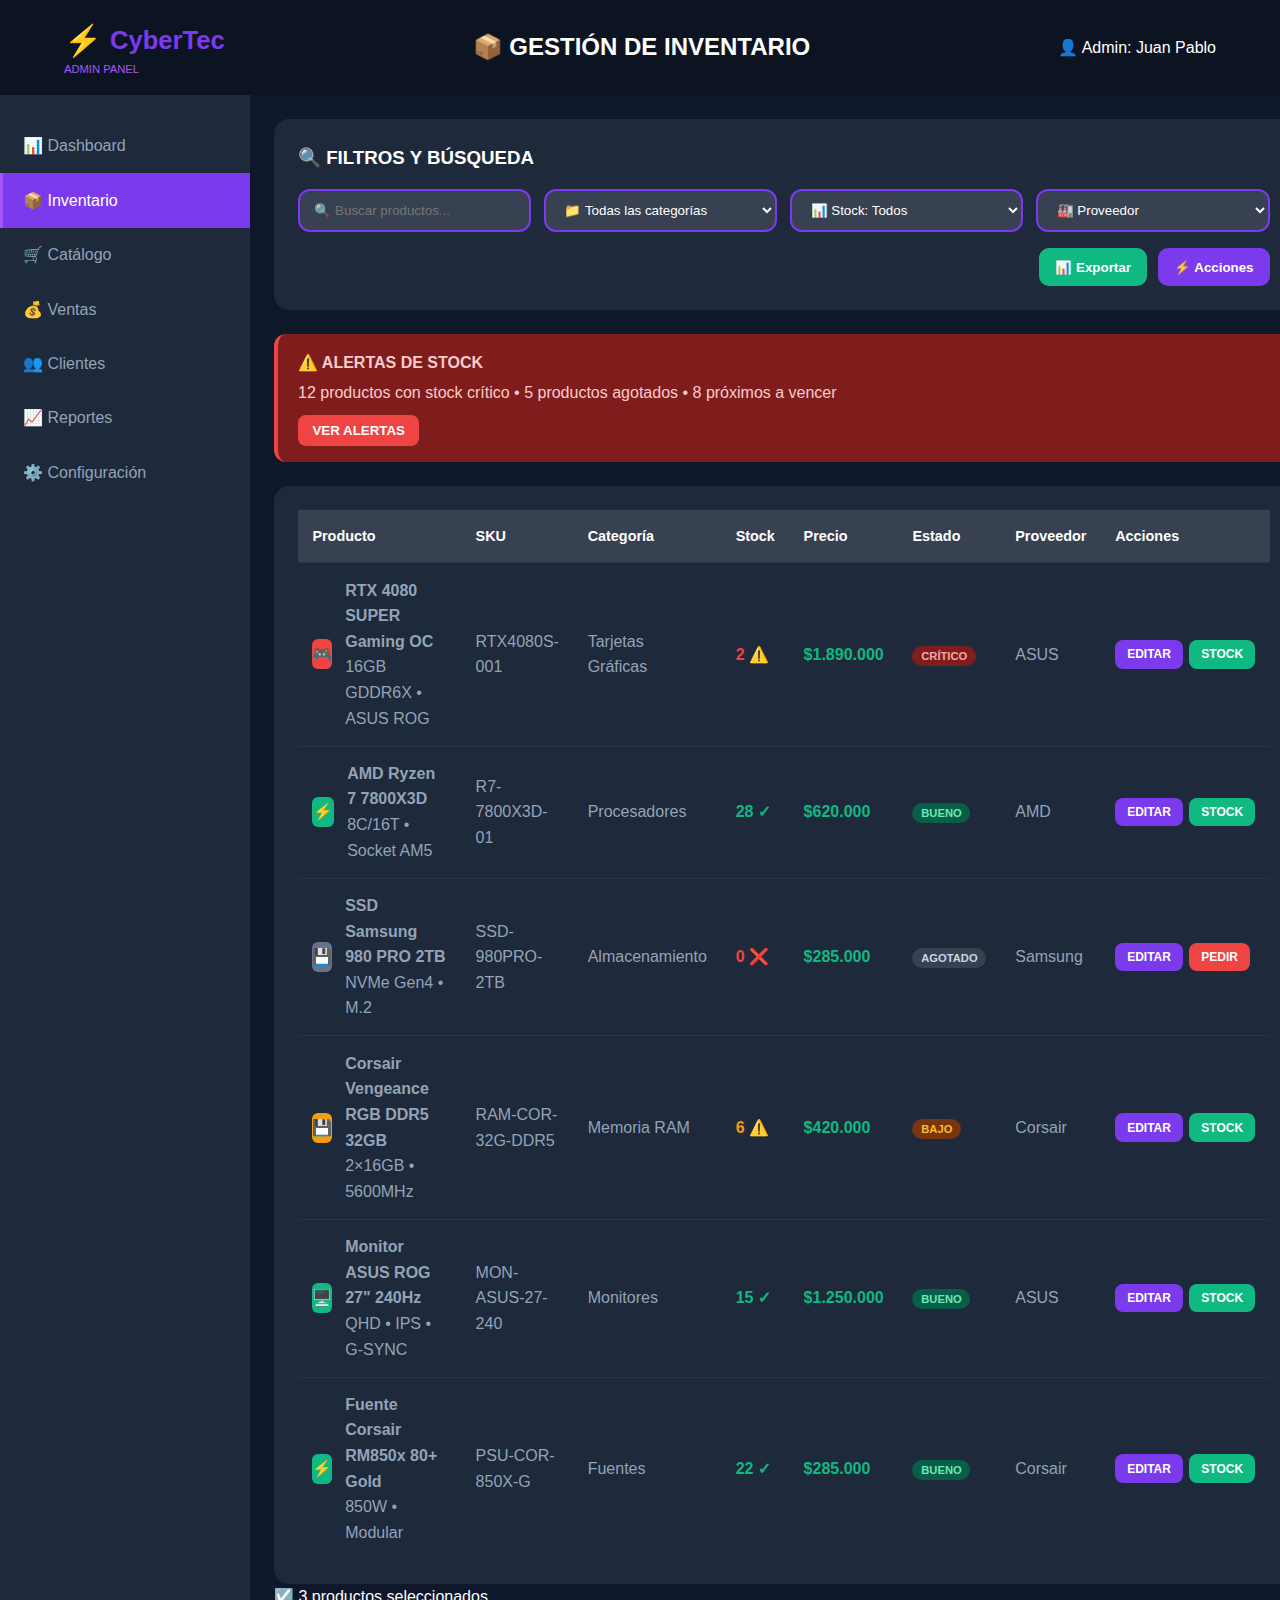
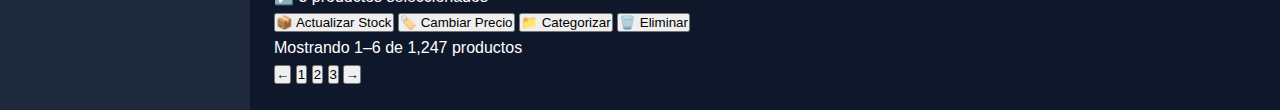
<file: public/admin/inventory.html>
<!-- public/admin/inventory.html -->
<!DOCTYPE html>
<html lang="es">
<head>
  <meta charset="UTF-8" />
  <meta name="viewport" content="width=device-width, initial-scale=1.0"/>
  <title>Gestión de Inventario - CyberTec Admin</title>

  <!-- Base styles del sitio + estilos específicos de Inventory -->
  <link rel="stylesheet" href="../../assets/css/style.css">
  <link rel="stylesheet" href="../../assets/css/inventory.css">
</head>
<body>
  <!-- Header -->
  <header class="header">
    <div class="header-content">
      <div class="logo">
        <h1><span style="font-size:1.2em;">⚡</span>CyberTec</h1>
        <span class="admin-label">ADMIN PANEL</span>
      </div>

      <h2 class="page-title">📦 GESTIÓN DE INVENTARIO</h2>
      <div class="user-info">👤 Admin:  Juan Pablo</div>
    </div>
  </header>

  <div class="admin-layout">
    <!-- Sidebar -->
    <nav class="sidebar">
      <a href="dashboard.html" class="menu-item">📊 Dashboard</a>
      <a href="inventory.html" class="menu-item active">📦 Inventario</a>
      <a href="catalog.html" class="menu-item">🛒 Catálogo</a>
      <a href="#" class="menu-item">💰 Ventas</a>
      <a href="#" class="menu-item">👥 Clientes</a>
      <a href="#" class="menu-item">📈 Reportes</a>
      <a href="#" class="menu-item">⚙️ Configuración</a>
    </nav>

    <!-- Main Content -->
    <main class="main-content">
      <!-- Filtros -->
      <section class="filters-section">
        <h3 class="filters-title">🔍 FILTROS Y BÚSQUEDA</h3>

        <div class="filters-grid">
          <input type="text" class="filter-input" placeholder="🔍 Buscar productos...">
          <select class="filter-input">
            <option>📁 Todas las categorías</option>
            <option>Tarjetas Gráficas</option>
            <option>Procesadores</option>
            <option>Memoria RAM</option>
            <option>Monitores</option>
            <option>Fuentes</option>
          </select>
          <select class="filter-input">
            <option>📊 Stock: Todos</option>
            <option>Crítico</option>
            <option>Bajo</option>
            <option>Bueno</option>
            <option>Agotado</option>
          </select>
          <select class="filter-input">
            <option>🏭 Proveedor</option>
            <option>ASUS</option>
            <option>AMD</option>
            <option>NVIDIA</option>
            <option>Samsung</option>
            <option>Corsair</option>
          </select>
        </div>

        <div class="filter-actions">
          <button class="filter-btn btn-export" onclick="showMessage('📊 Exportar (demo)')">📊 Exportar</button>
          <button class="filter-btn btn-actions" onclick="showMessage('⚡ Acciones masivas (demo)')">⚡ Acciones</button>
        </div>
      </section>

      <!-- Alertas de stock -->
      <section class="stock-alert">
        <div class="alert-title">⚠️ ALERTAS DE STOCK</div>
        <div class="alert-text">12 productos con stock crítico • 5 productos agotados • 8 próximos a vencer</div>
        <button class="alert-btn" onclick="showMessage('👁️ Ver alertas (demo)')">VER ALERTAS</button>
      </section>

      <!-- Tabla de inventario -->
      <section class="inventory-section">
        <table class="inventory-table">
          <thead>
            <tr class="table-header">
              <th>Producto</th>
              <th>SKU</th>
              <th>Categoría</th>
              <th>Stock</th>
              <th>Precio</th>
              <th>Estado</th>
              <th>Proveedor</th>
              <th>Acciones</th>
            </tr>
          </thead>
          <tbody>

            <!-- Fila 1 - Crítico -->
            <tr class="product-row row-critical">
              <td>
                <div class="product-info">
                  <div class="product-icon icon-critical">🎮</div>
                  <div class="product-details">
                    <h4>RTX 4080 SUPER Gaming OC</h4>
                    <div class="product-specs">16GB GDDR6X • ASUS ROG</div>
                  </div>
                </div>
              </td>
              <td><div class="product-sku">RTX4080S-001</div></td>
              <td><div class="product-category">Tarjetas Gráficas</div></td>
              <td><div class="stock-display stock-critical">2 ⚠️</div></td>
              <td><div class="price-display">$1.890.000</div></td>
              <td><span class="status-badge status-critical">CRÍTICO</span></td>
              <td><div class="supplier-name">ASUS</div></td>
              <td>
                <div class="product-actions">
                  <button class="action-btn-small btn-edit" onclick="showMessage('✏️ Editar (demo)')">EDITAR</button>
                  <button class="action-btn-small btn-stock" onclick="showMessage('📦 Stock (demo)')">STOCK</button>
                </div>
              </td>
            </tr>

            <!-- Fila 2 - Bueno -->
            <tr class="product-row row-good">
              <td>
                <div class="product-info">
                  <div class="product-icon icon-good">⚡</div>
                  <div class="product-details">
                    <h4>AMD Ryzen 7 7800X3D</h4>
                    <div class="product-specs">8C/16T • Socket AM5</div>
                  </div>
                </div>
              </td>
              <td><div class="product-sku">R7-7800X3D-01</div></td>
              <td><div class="product-category">Procesadores</div></td>
              <td><div class="stock-display stock-good">28 ✓</div></td>
              <td><div class="price-display">$620.000</div></td>
              <td><span class="status-badge status-good">BUENO</span></td>
              <td><div class="supplier-name">AMD</div></td>
              <td>
                <div class="product-actions">
                  <button class="action-btn-small btn-edit" onclick="showMessage('✏️ Editar (demo)')">EDITAR</button>
                  <button class="action-btn-small btn-stock" onclick="showMessage('📦 Stock (demo)')">STOCK</button>
                </div>
              </td>
            </tr>

            <!-- Fila 3 - Agotado -->
            <tr class="product-row row-out">
              <td>
                <div class="product-info">
                  <div class="product-icon icon-out">💾</div>
                  <div class="product-details">
                    <h4>SSD Samsung 980 PRO 2TB</h4>
                    <div class="product-specs">NVMe Gen4 • M.2</div>
                  </div>
                </div>
              </td>
              <td><div class="product-sku">SSD-980PRO-2TB</div></td>
              <td><div class="product-category">Almacenamiento</div></td>
              <td><div class="stock-display stock-out">0 ❌</div></td>
              <td><div class="price-display">$285.000</div></td>
              <td><span class="status-badge status-out">AGOTADO</span></td>
              <td><div class="supplier-name">Samsung</div></td>
              <td>
                <div class="product-actions">
                  <button class="action-btn-small btn-edit" onclick="showMessage('✏️ Editar (demo)')">EDITAR</button>
                  <button class="action-btn-small btn-urgent" onclick="showMessage('📦 Pedir (demo)')">PEDIR</button>
                </div>
              </td>
            </tr>

            <!-- Fila 4 - Bajo -->
            <tr class="product-row row-low">
              <td>
                <div class="product-info">
                  <div class="product-icon icon-low">💾</div>
                  <div class="product-details">
                    <h4>Corsair Vengeance RGB DDR5 32GB</h4>
                    <div class="product-specs">2×16GB • 5600MHz</div>
                  </div>
                </div>
              </td>
              <td><div class="product-sku">RAM-COR-32G-DDR5</div></td>
              <td><div class="product-category">Memoria RAM</div></td>
              <td><div class="stock-display stock-low">6 ⚠️</div></td>
              <td><div class="price-display">$420.000</div></td>
              <td><span class="status-badge status-low">BAJO</span></td>
              <td><div class="supplier-name">Corsair</div></td>
              <td>
                <div class="product-actions">
                  <button class="action-btn-small btn-edit" onclick="showMessage('✏️ Editar (demo)')">EDITAR</button>
                  <button class="action-btn-small btn-stock" onclick="showMessage('📦 Stock (demo)')">STOCK</button>
                </div>
              </td>
            </tr>

            <!-- Fila 5 - Bueno -->
            <tr class="product-row row-good">
              <td>
                <div class="product-info">
                  <div class="product-icon icon-good">🖥️</div>
                  <div class="product-details">
                    <h4>Monitor ASUS ROG 27" 240Hz</h4>
                    <div class="product-specs">QHD • IPS • G-SYNC</div>
                  </div>
                </div>
              </td>
              <td><div class="product-sku">MON-ASUS-27-240</div></td>
              <td><div class="product-category">Monitores</div></td>
              <td><div class="stock-display stock-good">15 ✓</div></td>
              <td><div class="price-display">$1.250.000</div></td>
              <td><span class="status-badge status-good">BUENO</span></td>
              <td><div class="supplier-name">ASUS</div></td>
              <td>
                <div class="product-actions">
                  <button class="action-btn-small btn-edit" onclick="showMessage('✏️ Editar (demo)')">EDITAR</button>
                  <button class="action-btn-small btn-stock" onclick="showMessage('📦 Stock (demo)')">STOCK</button>
                </div>
              </td>
            </tr>

            <!-- Fila 6 - Bueno -->
            <tr class="product-row row-good">
              <td>
                <div class="product-info">
                  <div class="product-icon icon-good">⚡</div>
                  <div class="product-details">
                    <h4>Fuente Corsair RM850x 80+ Gold</h4>
                    <div class="product-specs">850W • Modular</div>
                  </div>
                </div>
              </td>
              <td><div class="product-sku">PSU-COR-850X-G</div></td>
              <td><div class="product-category">Fuentes</div></td>
              <td><div class="stock-display stock-good">22 ✓</div></td>
              <td><div class="price-display">$285.000</div></td>
              <td><span class="status-badge status-good">BUENO</span></td>
              <td><div class="supplier-name">Corsair</div></td>
              <td>
                <div class="product-actions">
                  <button class="action-btn-small btn-edit" onclick="showMessage('✏️ Editar (demo)')">EDITAR</button>
                  <button class="action-btn-small btn-stock" onclick="showMessage('📦 Stock (demo)')">STOCK</button>
                </div>
              </td>
            </tr>

          </tbody>
        </table>
      </section>

      <!-- Acciones masivas -->
      <section class="bulk-actions">
        <div class="bulk-info">☑️ 3 productos seleccionados</div>
        <div class="bulk-buttons">
          <button class="bulk-btn bulk-stock" onclick="showMessage('📦 Actualizar stock (demo)')">📦 Actualizar Stock</button>
          <button class="bulk-btn bulk-price" onclick="showMessage('🏷️ Cambiar precio (demo)')">🏷️ Cambiar Precio</button>
          <button class="bulk-btn bulk-category" onclick="showMessage('📁 Categorizar (demo)')">📁 Categorizar</button>
          <button class="bulk-btn bulk-delete" onclick="showMessage('🗑️ Eliminar (demo)')">🗑️ Eliminar</button>
        </div>
      </section>

      <!-- Paginación -->
      <section class="pagination">
        <div class="pagination-info">Mostrando 1–6 de 1,247 productos</div>
        <div class="pagination-controls">
          <button class="page-btn">←</button>
          <button class="page-btn active">1</button>
          <button class="page-btn">2</button>
          <button class="page-btn">3</button>
          <button class="page-btn">→</button>
        </div>
      </section>
    </main>
  </div>

  <!-- JS específico de Inventory -->
  <script src="../../assets/js/inventory.js" defer></script>
</body>
</html>
</file>
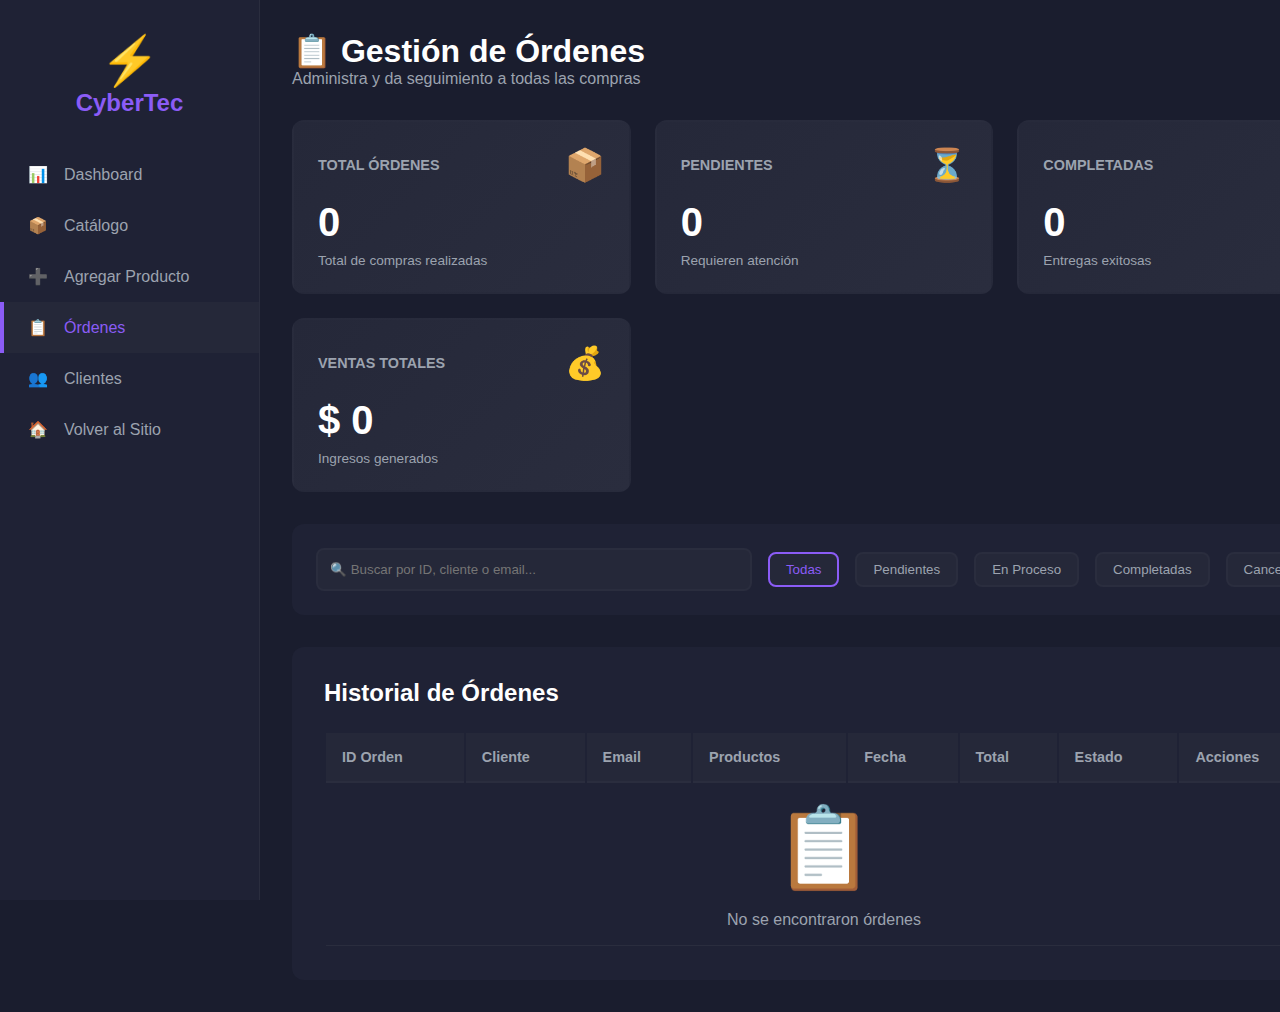
<file: public/admin/orders.html>
<!DOCTYPE html>
<html lang="es">
<head>
    <meta charset="UTF-8">
    <meta name="viewport" content="width=device-width, initial-scale=1.0">
    <title>Órdenes - Admin CyberTec</title>
    <style>
        * {
            margin: 0;
            padding: 0;
            box-sizing: border-box;
        }

        body {
            font-family: 'Segoe UI', Tahoma, Geneva, Verdana, sans-serif;
            background-color: #1a1d2e;
            color: #fff;
            display: flex;
        }

        .sidebar {
            width: 260px;
            background-color: #1f2235;
            height: 100vh;
            position: fixed;
            left: 0;
            top: 0;
            padding: 2rem 0;
            border-right: 1px solid #2a2d3e;
            overflow-y: auto;
        }

        .logo-section {
            padding: 0 1.5rem;
            margin-bottom: 2rem;
            text-align: center;
        }

        .logo-icon {
            font-size: 3rem;
        }

        .logo-text {
            font-size: 1.5rem;
            font-weight: bold;
            color: #8b5cf6;
        }

        .nav-menu {
            list-style: none;
        }

        .nav-item {
            padding: 1rem 1.5rem;
            cursor: pointer;
            transition: all 0.3s;
            display: flex;
            align-items: center;
            gap: 1rem;
            color: #9ca3af;
            border-left: 4px solid transparent;
        }

        .nav-item:hover,
        .nav-item.active {
            background-color: #252839;
            color: #8b5cf6;
            border-left-color: #8b5cf6;
        }

        .main-content {
            margin-left: 260px;
            flex: 1;
            padding: 2rem;
        }

        .top-bar {
            display: flex;
            justify-content: space-between;
            align-items: center;
            margin-bottom: 2rem;
            flex-wrap: wrap;
            gap: 1rem;
        }

        .page-title {
            font-size: 2rem;
        }

        .page-subtitle {
            color: #9ca3af;
            font-size: 1rem;
        }

        /* Stats Cards */
        .stats-grid {
            display: grid;
            grid-template-columns: repeat(auto-fit, minmax(250px, 1fr));
            gap: 1.5rem;
            margin-bottom: 2rem;
        }

        .stat-card {
            background: linear-gradient(135deg, #252839 0%, #2a2d3e 100%);
            padding: 1.5rem;
            border-radius: 12px;
            border: 2px solid transparent;
            transition: all 0.3s;
        }

        .stat-card:hover {
            border-color: #8b5cf6;
            transform: translateY(-5px);
        }

        .stat-header {
            display: flex;
            justify-content: space-between;
            align-items: center;
            margin-bottom: 1rem;
        }

        .stat-title {
            color: #9ca3af;
            font-size: 0.9rem;
            font-weight: 600;
            text-transform: uppercase;
        }

        .stat-icon {
            font-size: 2rem;
        }

        .stat-value {
            font-size: 2.5rem;
            font-weight: bold;
            margin-bottom: 0.5rem;
        }

        .stat-change {
            font-size: 0.85rem;
            color: #9ca3af;
        }

        /* Filters */
        .filters-bar {
            background-color: #1f2235;
            padding: 1.5rem;
            border-radius: 12px;
            margin-bottom: 2rem;
            display: flex;
            gap: 1rem;
            flex-wrap: wrap;
            align-items: center;
        }

        .search-box {
            flex: 1;
            min-width: 300px;
        }

        .search-box input {
            width: 100%;
            padding: 0.75rem;
            background-color: #252839;
            border: 2px solid #2a2d3e;
            border-radius: 8px;
            color: #fff;
        }

        .search-box input:focus {
            outline: none;
            border-color: #8b5cf6;
        }

        .filter-btn {
            padding: 0.5rem 1rem;
            background-color: #252839;
            border: 2px solid #2a2d3e;
            border-radius: 8px;
            color: #9ca3af;
            cursor: pointer;
            transition: all 0.3s;
        }

        .filter-btn:hover,
        .filter-btn.active {
            border-color: #8b5cf6;
            color: #8b5cf6;
        }

        /* Orders Table */
        .orders-section {
            background-color: #1f2235;
            border-radius: 12px;
            padding: 2rem;
        }

        .section-title {
            font-size: 1.5rem;
            margin-bottom: 1.5rem;
        }

        .orders-table {
            width: 100%;
            border-collapse: collapse;
            overflow-x: auto;
            display: block;
        }

        .orders-table table {
            width: 100%;
            min-width: 1000px;
        }

        .orders-table th {
            text-align: left;
            padding: 1rem;
            color: #9ca3af;
            font-weight: 600;
            font-size: 0.9rem;
            border-bottom: 2px solid #2a2d3e;
            background-color: #252839;
        }

        .orders-table td {
            padding: 1rem;
            border-bottom: 1px solid #2a2d3e;
        }

        .orders-table tr:hover {
            background-color: #252839;
        }

        .status-badge {
            padding: 0.25rem 0.75rem;
            border-radius: 12px;
            font-size: 0.85rem;
            font-weight: 600;
        }

        .status-completed {
            background-color: rgba(16, 185, 129, 0.2);
            color: #10b981;
        }

        .status-pending {
            background-color: rgba(245, 158, 11, 0.2);
            color: #f59e0b;
        }

        .status-processing {
            background-color: rgba(59, 130, 246, 0.2);
            color: #3b82f6;
        }

        .status-cancelled {
            background-color: rgba(239, 68, 68, 0.2);
            color: #ef4444;
        }

        .actions-cell {
            display: flex;
            gap: 0.5rem;
        }

        .btn-view {
            padding: 0.5rem 1rem;
            background-color: #8b5cf6;
            border: none;
            border-radius: 6px;
            color: white;
            cursor: pointer;
            font-weight: 600;
            transition: all 0.3s;
        }

        .btn-view:hover {
            background-color: #7c3aed;
        }

        .btn-status {
            padding: 0.5rem 1rem;
            background-color: #10b981;
            border: none;
            border-radius: 6px;
            color: white;
            cursor: pointer;
            font-weight: 600;
            transition: all 0.3s;
        }

        .btn-status:hover {
            background-color: #059669;
        }

        /* Modal */
        .modal {
            display: none;
            position: fixed;
            top: 0;
            left: 0;
            width: 100%;
            height: 100%;
            background-color: rgba(0, 0, 0, 0.8);
            z-index: 1000;
            overflow-y: auto;
        }

        .modal.show {
            display: flex;
            justify-content: center;
            align-items: center;
            padding: 2rem;
        }

        .modal-content {
            background-color: #1f2235;
            border-radius: 12px;
            padding: 2rem;
            max-width: 800px;
            width: 100%;
            max-height: 90vh;
            overflow-y: auto;
        }

        .modal-header {
            display: flex;
            justify-content: space-between;
            align-items: center;
            margin-bottom: 2rem;
            padding-bottom: 1rem;
            border-bottom: 2px solid #2a2d3e;
        }

        .modal-title {
            font-size: 1.5rem;
            font-weight: bold;
        }

        .btn-close {
            background: none;
            border: none;
            color: #9ca3af;
            font-size: 1.5rem;
            cursor: pointer;
        }

        .order-details {
            display: grid;
            gap: 1.5rem;
        }

        .detail-section {
            background-color: #252839;
            padding: 1.5rem;
            border-radius: 8px;
        }

        .detail-title {
            font-size: 1.1rem;
            margin-bottom: 1rem;
            color: #8b5cf6;
        }

        .detail-row {
            display: flex;
            justify-content: space-between;
            padding: 0.5rem 0;
            border-bottom: 1px solid #2a2d3e;
        }

        .detail-row:last-child {
            border-bottom: none;
        }

        .detail-label {
            color: #9ca3af;
        }

        .detail-value {
            font-weight: 600;
        }

        .items-list {
            margin-top: 1rem;
        }

        .item-row {
            display: flex;
            justify-content: space-between;
            padding: 0.75rem;
            background-color: #1f2235;
            border-radius: 6px;
            margin-bottom: 0.5rem;
        }

        .item-info {
            flex: 1;
        }

        .item-name {
            font-weight: 600;
            margin-bottom: 0.25rem;
        }

        .item-details {
            font-size: 0.9rem;
            color: #9ca3af;
        }

        .empty-state {
            text-align: center;
            padding: 4rem 2rem;
            color: #9ca3af;
        }

        .empty-icon {
            font-size: 5rem;
            margin-bottom: 1rem;
        }

        @media (max-width: 768px) {
            .sidebar {
                width: 70px;
            }

            .main-content {
                margin-left: 70px;
            }

            .nav-item span:not(:first-child) {
                display: none;
            }
        }
    </style>
</head>
<body>
    <aside class="sidebar">
        <div class="logo-section">
            <div class="logo-icon">⚡</div>
            <div class="logo-text">CyberTec</div>
        </div>
        <ul class="nav-menu">
            <li class="nav-item" onclick="window.location.href='dashboard.html'">
                <span>📊</span> <span>Dashboard</span>
            </li>
            <li class="nav-item" onclick="window.location.href='catalog.html'">
                <span>📦</span> <span>Catálogo</span>
            </li>
            <li class="nav-item" onclick="window.location.href='add-product.html'">
                <span>➕</span> <span>Agregar Producto</span>
            </li>
            <li class="nav-item active">
                <span>📋</span> <span>Órdenes</span>
            </li>
            <li class="nav-item">
                <span>👥</span> <span>Clientes</span>
            </li>
            <li class="nav-item" onclick="window.location.href='../index.html'">
                <span>🏠</span> <span>Volver al Sitio</span>
            </li>
        </ul>
    </aside>

    <main class="main-content">
        <div class="top-bar">
            <div>
                <h1 class="page-title">📋 Gestión de Órdenes</h1>
                <p class="page-subtitle">Administra y da seguimiento a todas las compras</p>
            </div>
        </div>

        <!-- Stats Grid -->
        <div class="stats-grid">
            <div class="stat-card">
                <div class="stat-header">
                    <span class="stat-title">Total Órdenes</span>
                    <span class="stat-icon">📦</span>
                </div>
                <div class="stat-value" id="totalOrders">0</div>
                <div class="stat-change">Total de compras realizadas</div>
            </div>

            <div class="stat-card">
                <div class="stat-header">
                    <span class="stat-title">Pendientes</span>
                    <span class="stat-icon">⏳</span>
                </div>
                <div class="stat-value" id="pendingOrders">0</div>
                <div class="stat-change">Requieren atención</div>
            </div>

            <div class="stat-card">
                <div class="stat-header">
                    <span class="stat-title">Completadas</span>
                    <span class="stat-icon">✓</span>
                </div>
                <div class="stat-value" id="completedOrders">0</div>
                <div class="stat-change">Entregas exitosas</div>
            </div>

            <div class="stat-card">
                <div class="stat-header">
                    <span class="stat-title">Ventas Totales</span>
                    <span class="stat-icon">💰</span>
                </div>
                <div class="stat-value" id="totalSales">$0</div>
                <div class="stat-change">Ingresos generados</div>
            </div>
        </div>

        <!-- Filters -->
        <div class="filters-bar">
            <div class="search-box">
                <input type="text" id="searchOrders" placeholder="🔍 Buscar por ID, cliente o email...">
            </div>
            <button class="filter-btn active" onclick="filterStatus('all', this)">Todas</button>
            <button class="filter-btn" onclick="filterStatus('Pendiente', this)">Pendientes</button>
            <button class="filter-btn" onclick="filterStatus('En Proceso', this)">En Proceso</button>
            <button class="filter-btn" onclick="filterStatus('Completada', this)">Completadas</button>
            <button class="filter-btn" onclick="filterStatus('Cancelada', this)">Canceladas</button>
        </div>

        <!-- Orders Table -->
        <div class="orders-section">
            <h2 class="section-title">Historial de Órdenes</h2>
            <div class="orders-table">
                <table>
                    <thead>
                        <tr>
                            <th>ID Orden</th>
                            <th>Cliente</th>
                            <th>Email</th>
                            <th>Productos</th>
                            <th>Fecha</th>
                            <th>Total</th>
                            <th>Estado</th>
                            <th>Acciones</th>
                        </tr>
                    </thead>
                    <tbody id="ordersTableBody">
                        <tr>
                            <td colspan="8" class="empty-state">
                                <div class="empty-icon">📋</div>
                                <div>No hay órdenes registradas</div>
                            </td>
                        </tr>
                    </tbody>
                </table>
            </div>
        </div>
    </main>

    <!-- Modal de Detalle -->
    <div class="modal" id="orderModal">
        <div class="modal-content">
            <div class="modal-header">
                <h3 class="modal-title" id="modalOrderId">Detalle de Orden</h3>
                <button class="btn-close" onclick="closeModal()">×</button>
            </div>
            <div class="order-details" id="orderDetailsContent">
                <!-- Se llenará dinámicamente -->
            </div>
        </div>
    </div>

    <script>
        let allOrders = [];
        let currentFilter = 'all';

        // Cargar órdenes
        function loadOrders() {
            allOrders = JSON.parse(localStorage.getItem('orders') || '[]');
            
            // Ordenar por fecha más reciente primero
            allOrders.sort((a, b) => b.timestamp - a.timestamp);
            
            displayOrders(allOrders);
            updateStats();
        }

        // Mostrar órdenes en la tabla
        function displayOrders(orders) {
            const tbody = document.getElementById('ordersTableBody');
            
            if (orders.length === 0) {
                tbody.innerHTML = `
                    <tr>
                        <td colspan="8" class="empty-state">
                            <div class="empty-icon">📋</div>
                            <div>No se encontraron órdenes</div>
                        </td>
                    </tr>
                `;
                return;
            }

            tbody.innerHTML = orders.map(order => {
                const date = new Date(order.date);
                const formattedDate = date.toLocaleDateString('es-CO', {
                    year: 'numeric',
                    month: 'short',
                    day: 'numeric',
                    hour: '2-digit',
                    minute: '2-digit'
                });

                const itemsCount = order.items.reduce((sum, item) => sum + item.quantity, 0);
                
                let statusClass = 'status-pending';
                if (order.status === 'Completada') statusClass = 'status-completed';
                else if (order.status === 'En Proceso') statusClass = 'status-processing';
                else if (order.status === 'Cancelada') statusClass = 'status-cancelled';

                return `
                    <tr>
                        <td><strong>${order.orderId}</strong></td>
                        <td>${order.customerName}</td>
                        <td>${order.customerEmail}</td>
                        <td>${itemsCount} producto${itemsCount !== 1 ? 's' : ''}</td>
                        <td>${formattedDate}</td>
                        <td><strong>${formatPrice(order.total)}</strong></td>
                        <td><span class="status-badge ${statusClass}">${order.status}</span></td>
                        <td>
                            <div class="actions-cell">
                                <button class="btn-view" onclick="viewOrder('${order.orderId}')">
                                    👁️ Ver
                                </button>
                                <button class="btn-status" onclick="changeStatus('${order.orderId}')">
                                    ✓
                                </button>
                            </div>
                        </td>
                    </tr>
                `;
            }).join('');
        }

        // Actualizar estadísticas
        function updateStats() {
            const totalOrders = allOrders.length;
            const pendingOrders = allOrders.filter(o => o.status === 'Pendiente').length;
            const completedOrders = allOrders.filter(o => o.status === 'Completada').length;
            const totalSales = allOrders.reduce((sum, o) => sum + o.total, 0);

            document.getElementById('totalOrders').textContent = totalOrders;
            document.getElementById('pendingOrders').textContent = pendingOrders;
            document.getElementById('completedOrders').textContent = completedOrders;
            document.getElementById('totalSales').textContent = formatPrice(totalSales);
        }

        // Filtrar por estado
        function filterStatus(status, button) {
            document.querySelectorAll('.filter-btn').forEach(btn => btn.classList.remove('active'));
            button.classList.add('active');
            
            currentFilter = status;
            const filtered = status === 'all' ? allOrders : allOrders.filter(o => o.status === status);
            displayOrders(filtered);
        }

        // Buscar órdenes
        document.getElementById('searchOrders').addEventListener('input', function(e) {
            const query = e.target.value.toLowerCase();
            const filtered = allOrders.filter(o => 
                o.orderId.toLowerCase().includes(query) ||
                o.customerName.toLowerCase().includes(query) ||
                o.customerEmail.toLowerCase().includes(query)
            );
            displayOrders(filtered);
        });

        // Ver detalle de orden
        function viewOrder(orderId) {
            const order = allOrders.find(o => o.orderId === orderId);
            if (!order) return;

            document.getElementById('modalOrderId').textContent = `Orden ${order.orderId}`;
            
            const date = new Date(order.date);
            const formattedDate = date.toLocaleDateString('es-CO', {
                year: 'numeric',
                month: 'long',
                day: 'numeric',
                hour: '2-digit',
                minute: '2-digit'
            });

            document.getElementById('orderDetailsContent').innerHTML = `
                <div class="detail-section">
                    <h4 class="detail-title">📋 Información del Cliente</h4>
                    <div class="detail-row">
                        <span class="detail-label">Nombre:</span>
                        <span class="detail-value">${order.customerName}</span>
                    </div>
                    <div class="detail-row">
                        <span class="detail-label">Email:</span>
                        <span class="detail-value">${order.customerEmail}</span>
                    </div>
                    <div class="detail-row">
                        <span class="detail-label">Teléfono:</span>
                        <span class="detail-value">${order.customerPhone || 'No especificado'}</span>
                    </div>
                    <div class="detail-row">
                        <span class="detail-label">Identificación:</span>
                        <span class="detail-value">${order.customerIdNumber || 'No especificado'}</span>
                    </div>
                    <div class="detail-row">
                        <span class="detail-label">Fecha:</span>
                        <span class="detail-value">${formattedDate}</span>
                    </div>
                    <div class="detail-row">
                        <span class="detail-label">Estado:</span>
                        <span class="detail-value">${order.status}</span>
                    </div>
                </div>

                ${order.shippingAddress ? `
                <div class="detail-section">
                    <h4 class="detail-title">📍 Dirección de Envío</h4>
                    <div class="detail-row">
                        <span class="detail-label">Dirección:</span>
                        <span class="detail-value">${order.shippingAddress.address}</span>
                    </div>
                    <div class="detail-row">
                        <span class="detail-label">Ciudad:</span>
                        <span class="detail-value">${order.shippingAddress.city}</span>
                    </div>
                    <div class="detail-row">
                        <span class="detail-label">Departamento:</span>
                        <span class="detail-value">${order.shippingAddress.department}</span>
                    </div>
                    <div class="detail-row">
                        <span class="detail-label">Código Postal:</span>
                        <span class="detail-value">${order.shippingAddress.postalCode || 'N/A'}</span>
                    </div>
                    ${order.shippingAddress.notes ? `
                    <div class="detail-row">
                        <span class="detail-label">Notas:</span>
                        <span class="detail-value">${order.shippingAddress.notes}</span>
                    </div>
                    ` : ''}
                </div>
                ` : ''}

                <div class="detail-section">
                    <h4 class="detail-title">🛒 Productos (${order.items.length})</h4>
                    <div class="items-list">
                        ${order.items.map(item => `
                            <div class="item-row">
                                <div class="item-info">
                                    <div class="item-name">${item.productName}</div>
                                    <div class="item-details">
                                        ${item.category} • Cantidad: ${item.quantity} • ${formatPrice(item.price)} c/u
                                    </div>
                                </div>
                                <div class="detail-value">${formatPrice(item.subtotal)}</div>
                            </div>
                        `).join('')}
                    </div>
                </div>

                <div class="detail-section">
                    <h4 class="detail-title">💰 Resumen de Pago</h4>
                    <div class="detail-row">
                        <span class="detail-label">Subtotal:</span>
                        <span class="detail-value">${formatPrice(order.subtotal)}</span>
                    </div>
                    ${order.discount > 0 ? `
                    <div class="detail-row">
                        <span class="detail-label">Descuento:</span>
                        <span class="detail-value" style="color: #10b981;">-${formatPrice(order.discount)}</span>
                    </div>
                    ` : ''}
                    <div class="detail-row">
                        <span class="detail-label">Envío:</span>
                        <span class="detail-value">${order.shipping === 0 ? 'GRATIS' : formatPrice(order.shipping)}</span>
                    </div>
                    <div class="detail-row">
                        <span class="detail-label">IVA (19%):</span>
                        <span class="detail-value">${formatPrice(order.tax)}</span>
                    </div>
                    <div class="detail-row" style="border-top: 2px solid #8b5cf6; padding-top: 1rem; margin-top: 1rem;">
                        <span class="detail-label" style="font-size: 1.1rem;"><strong>Total:</strong></span>
                        <span class="detail-value" style="font-size: 1.5rem; color: #10b981;"><strong>${formatPrice(order.total)}</strong></span>
                    </div>
                    <div class="detail-row">
                        <span class="detail-label">Método de Pago:</span>
                        <span class="detail-value">${order.paymentMethod}</span>
                    </div>
                </div>
            `;

            document.getElementById('orderModal').classList.add('show');
        }

        // Cerrar modal
        function closeModal() {
            document.getElementById('orderModal').classList.remove('show');
        }

        // Cambiar estado de orden
        function changeStatus(orderId) {
            const order = allOrders.find(o => o.orderId === orderId);
            if (!order) return;

            const statuses = ['Pendiente', 'En Proceso', 'Completada', 'Cancelada'];
            const currentIndex = statuses.indexOf(order.status);
            const nextIndex = (currentIndex + 1) % statuses.length;
            
            order.status = statuses[nextIndex];
            localStorage.setItem('orders', JSON.stringify(allOrders));
            
            displayOrders(currentFilter === 'all' ? allOrders : allOrders.filter(o => o.status === currentFilter));
            updateStats();
        }

        // Formatear precio
        function formatPrice(price) {
            return `$ ${Math.round(price).toLocaleString('es-CO')}`;
        }

        // Cerrar modal al hacer clic fuera
        document.getElementById('orderModal').addEventListener('click', function(e) {
            if (e.target === this) {
                closeModal();
            }
        });

        // Inicializar
        document.addEventListener('DOMContentLoaded', function() {
            loadOrders();
        });
    </script>
</body>
</html>
</file>
<file: assets/css/style.css>
/* assets/css/style.css */

/* ==========================================================================
   CyberTec Gaming Store - Estilos Principales
   ========================================================================== */

/* Variables CSS */
:root {
  /* Colores principales */
  --primary-color: #7c3aed;
  --secondary-color: #a855f7;
  --accent-color: #c084fc;
  
  /* Colores de estado */
  --success-color: #10b981;
  --warning-color: #f59e0b;
  --danger-color: #ef4444;
  --info-color: #3b82f6;
  
  /* Colores de fondo */
  --bg-primary: #0f172a;
  --bg-secondary: #1e293b;
  --bg-tertiary: #374151;
  --bg-dark: #0d1421;
  
  /* Colores de texto */
  --text-primary: #ffffff;
  --text-secondary: #e2e8f0;
  --text-muted: #94a3b8;
  --text-disabled: #64748b;
  
  /* Espaciado */
  --spacing-xs: 0.25rem;
  --spacing-sm: 0.5rem;
  --spacing-md: 1rem;
  --spacing-lg: 1.5rem;
  --spacing-xl: 2rem;
  --spacing-2xl: 3rem;
  
  /* Tipografía */
  --font-family: 'Segoe UI', Tahoma, Geneva, Verdana, sans-serif;
  --font-size-sm: 0.875rem;
  --font-size-base: 1rem;
  --font-size-lg: 1.125rem;
  --font-size-xl: 1.25rem;
  --font-size-2xl: 1.5rem;
  --font-size-3xl: 2rem;
  
  /* Bordes */
  --border-radius: 0.5rem;
  --border-radius-lg: 0.75rem;
  --border-radius-xl: 1rem;
  
  /* Sombras */
  --shadow-sm: 0 1px 2px 0 rgba(0, 0, 0, 0.05);
  --shadow-md: 0 4px 6px -1px rgba(0, 0, 0, 0.1);
  --shadow-lg: 0 10px 15px -3px rgba(0, 0, 0, 0.1);
  --shadow-xl: 0 20px 25px -5px rgba(0, 0, 0, 0.1);
}

/* Reset y base */
* {
  margin: 0;
  padding: 0;
  box-sizing: border-box;
}

body {
  font-family: var(--font-family);
  background-color: var(--bg-primary);
  color: var(--text-primary);
  line-height: 1.6;
  overflow-x: hidden;
}

/* Contenedor principal */
.container {
  max-width: 1200px;
  margin: 0 auto;
  padding: 0 var(--spacing-md);
}

/* ==========================================================================
   Header
   ========================================================================== */
.header {
  background-color: var(--bg-dark);
  padding: var(--spacing-md) 0;
  position: sticky;
  top: 0;
  z-index: 100;
}

.header-content {
  display: flex;
  justify-content: space-between;
  align-items: center;
  gap: var(--spacing-lg);
}

.logo h1 {
  color: var(--primary-color);
  font-size: var(--font-size-2xl);
  font-weight: bold;
  display: flex;
  align-items: center;
  gap: var(--spacing-xs);
}

.logo-icon {
  font-size: 1.2em;
}

.tagline {
  font-size: var(--font-size-sm);
  color: var(--secondary-color);
  display: block;
  margin-top: -0.25rem;
}

.search-bar {
  flex: 1;
  max-width: 500px;
  position: relative;
}

.search-bar input {
  width: 100%;
  padding: var(--spacing-sm) var(--spacing-md);
  border: 2px solid var(--primary-color);
  border-radius: 20px;
  background-color: var(--bg-secondary);
  color: var(--text-primary);
  font-size: var(--font-size-base);
}

.search-bar input:focus {
  outline: none;
  border-color: var(--secondary-color);
  box-shadow: 0 0 0 3px rgba(124, 58, 237, 0.1);
}

.user-actions {
  display: flex;
  gap: var(--spacing-md);
  align-items: center;
}

/* Botones */
.btn-primary {
  background: linear-gradient(135deg, var(--primary-color), var(--secondary-color));
  color: var(--text-primary);
  padding: var(--spacing-sm) var(--spacing-lg);
  border: none;
  border-radius: var(--border-radius-lg);
  font-size: var(--font-size-base);
  font-weight: 600;
  text-decoration: none;
  display: inline-block;
  transition: all 0.3s ease;
  cursor: pointer;
}

.btn-primary:hover {
  transform: translateY(-2px);
  box-shadow: var(--shadow-lg);
}

.btn-secondary {
  background-color: var(--primary-color);
  color: var(--text-primary);
  padding: var(--spacing-sm) var(--spacing-md);
  border: none;
  border-radius: var(--border-radius);
  text-decoration: none;
  font-size: var(--font-size-sm);
  transition: all 0.3s ease;
}

.btn-secondary:hover {
  background-color: var(--secondary-color);
}

.btn-outline {
  background: transparent;
  color: var(--primary-color);
  padding: var(--spacing-sm) var(--spacing-md);
  border: 2px solid var(--primary-color);
  border-radius: var(--border-radius);
  text-decoration: none;
  font-size: var(--font-size-sm);
  transition: all 0.3s ease;
}

.btn-outline:hover {
  background-color: var(--primary-color);
  color: var(--text-primary);
}

.btn-danger {
  background-color: var(--danger-color);
  color: var(--text-primary);
  padding: var(--spacing-sm) var(--spacing-md);
  border: none;
  border-radius: var(--border-radius);
  text-decoration: none;
  font-size: var(--font-size-sm);
  transition: all 0.3s ease;
}

.btn-sm {
  background-color: var(--primary-color);
  color: var(--text-primary);
  padding: var(--spacing-xs) var(--spacing-md);
  border: none;
  border-radius: var(--border-radius);
  text-decoration: none;
  font-size: var(--font-size-sm);
  display: inline-block;
  transition: all 0.3s ease;
}

.btn-sm:hover {
  background-color: var(--secondary-color);
  transform: translateY(-1px);
}

/* ==========================================================================
   Navigation
   ========================================================================== */
.nav {
  background-color: var(--bg-secondary);
  padding: var(--spacing-md) 0;
}

.nav-menu {
  display: flex;
  justify-content: center;
  gap: var(--spacing-xl);
  flex-wrap: wrap;
}

.nav-link {
  color: var(--text-secondary);
  text-decoration: none;
  padding: var(--spacing-sm) var(--spacing-md);
  border-radius: var(--border-radius);
  font-size: var(--font-size-base);
  transition: all 0.3s ease;
}

.nav-link:hover {
  background-color: var(--bg-tertiary);
  color: var(--text-primary);
}

.nav-link-highlight {
  color: var(--secondary-color);
  text-decoration: none;
  padding: var(--spacing-sm) var(--spacing-md);
  border-radius: var(--border-radius);
  font-size: var(--font-size-base);
  font-weight: 600;
  transition: all 0.3s ease;
}

/* ==========================================================================
   Hero Section
   ========================================================================== */
.hero {
  background: linear-gradient(135deg, var(--primary-color), var(--secondary-color), var(--accent-color));
  padding: var(--spacing-2xl) 0;
  position: relative;
  overflow: hidden;
}

.hero .container {
  display: flex;
  justify-content: space-between;
  align-items: center;
  gap: var(--spacing-2xl);
}

.hero-content h2 {
  font-size: 3rem;
  font-weight: bold;
  margin-bottom: var(--spacing-md);
  line-height: 1.1;
}

.hero-content p {
  font-size: var(--font-size-lg);
  margin-bottom: var(--spacing-xl);
  color: var(--text-secondary);
}

.hero-image {
  display: flex;
  align-items: center;
  justify-content: center;
}

.hero-icon {
  font-size: 6rem;
  opacity: 0.8;
}

/* ==========================================================================
   Stats Bar
   ========================================================================== */
.stats-bar {
  background-color: var(--bg-dark);
  padding: var(--spacing-xl) 0;
}

.stats-bar .container {
  display: grid;
  grid-template-columns: repeat(4, 1fr);
  gap: var(--spacing-lg);
  text-align: center;
}

.stat-number {
  font-size: var(--font-size-xl);
  font-weight: bold;
  color: var(--primary-color);
  margin-bottom: var(--spacing-xs);
}

.stat-label {
  font-size: var(--font-size-base);
  color: var(--text-muted);
}

/* ==========================================================================
   Categories
   ========================================================================== */
.categories {
  background-color: var(--bg-primary);
  padding: var(--spacing-2xl) 0;
}

.section-title {
  text-align: center;
  font-size: var(--font-size-3xl);
  font-weight: bold;
  margin-bottom: var(--spacing-2xl);
  color: var(--text-primary);
}

.categories-grid {
  display: grid;
  grid-template-columns: repeat(auto-fit, minmax(250px, 1fr));
  gap: var(--spacing-lg);
}

.category-card {
  background-color: var(--bg-secondary);
  padding: var(--spacing-xl);
  border-radius: var(--border-radius-xl);
  text-align: center;
  transition: all 0.3s ease;
  border: 2px solid transparent;
}

.category-card:hover {
  transform: translateY(-5px);
  box-shadow: var(--shadow-xl);
}

.category-gpu {
  border-color: var(--primary-color);
}

.category-cpu {
  border-color: var(--danger-color);
}

.category-storage {
  border-color: var(--success-color);
}

.category-peripherals {
  border-color: var(--warning-color);
}

.category-icon {
  font-size: 3rem;
  margin-bottom: var(--spacing-md);
}

.category-gpu .category-icon {
  color: var(--primary-color);
}

.category-cpu .category-icon {
  color: var(--danger-color);
}

.category-storage .category-icon {
  color: var(--success-color);
}

.category-peripherals .category-icon {
  color: var(--warning-color);
}

.category-card h3 {
  font-size: var(--font-size-lg);
  margin-bottom: var(--spacing-sm);
  color: var(--text-primary);
}

.category-card p {
  color: var(--text-muted);
  margin-bottom: var(--spacing-md);
}

/* ==========================================================================
   Hot Deals
   ========================================================================== */
.hot-deals {
  background-color: var(--danger-color);
  padding: var(--spacing-xl) 0;
}

.deals-header {
  margin-bottom: var(--spacing-lg);
}

.deals-header h2 {
  font-size: var(--font-size-2xl);
  font-weight: bold;
  color: var(--text-primary);
}

.deals-header p {
  color: rgba(255, 255, 255, 0.8);
}

.deals-grid {
  display: grid;
  grid-template-columns: repeat(auto-fit, minmax(250px, 1fr));
  gap: var(--spacing-lg);
  margin-bottom: var(--spacing-lg);
}

.deal-card {
  background: rgba(255, 255, 255, 0.1);
  padding: var(--spacing-lg);
  border-radius: var(--border-radius-lg);
  backdrop-filter: blur(10px);
}

.deal-card h4 {
  font-size: var(--font-size-lg);
  margin-bottom: var(--spacing-md);
  color: var(--text-primary);
}

.price {
  display: flex;
  align-items: center;
  gap: var(--spacing-sm);
  flex-wrap: wrap;
}

.old-price {
  text-decoration: line-through;
  color: rgba(255, 255, 255, 0.6);
  font-size: var(--font-size-sm);
}

.new-price {
  font-size: var(--font-size-lg);
  font-weight: bold;
  color: var(--text-primary);
}

.discount {
  background: rgba(0, 0, 0, 0.3);
  color: var(--text-primary);
  padding: var(--spacing-xs) var(--spacing-sm);
  border-radius: var(--border-radius);
  font-size: var(--font-size-sm);
  font-weight: bold;
}

.timer {
  text-align: center;
  background: rgba(0, 0, 0, 0.3);
  padding: var(--spacing-lg);
  border-radius: var(--border-radius-lg);
  display: inline-block;
}

.timer span {
  color: rgba(255, 255, 255, 0.8);
  font-size: var(--font-size-sm);
}

.countdown {
  font-size: var(--font-size-xl);
  font-weight: bold;
  color: var(--warning-color);
  margin-top: var(--spacing-xs);
}

/* ==========================================================================
   Footer
   ========================================================================== */
.footer {
  background-color: var(--bg-dark);
  padding: var(--spacing-xl) 0;
  text-align: center;
  position: relative;
}

.footer-content p {
  color: var(--text-muted);
  font-size: var(--font-size-sm);
}

.footer-content p:first-child {
  color: var(--text-secondary);
  font-size: var(--font-size-base);
  margin-bottom: var(--spacing-sm);
}

.admin-access {
  position: absolute;
  bottom: var(--spacing-xs);
  right: var(--spacing-md);
}

.admin-link {
  color: var(--text-disabled);
  text-decoration: none;
  font-size: var(--font-size-sm);
  opacity: 0.3;
  transition: opacity 0.3s ease;
}

.admin-link:hover {
  opacity: 1;
  color: var(--primary-color);
}

/* ==========================================================================
   Utilidades
   ========================================================================== */
.text-center {
  text-align: center;
}

.text-primary {
  color: var(--primary-color);
}

.text-success {
  color: var(--success-color);
}

.text-warning {
  color: var(--warning-color);
}

.text-danger {
  color: var(--danger-color);
}

.mb-0 { margin-bottom: 0; }
.mb-1 { margin-bottom: var(--spacing-xs); }
.mb-2 { margin-bottom: var(--spacing-sm); }
.mb-3 { margin-bottom: var(--spacing-md); }
.mb-4 { margin-bottom: var(--spacing-lg); }
.mb-5 { margin-bottom: var(--spacing-xl); }

.mt-0 { margin-top: 0; }
.mt-1 { margin-top: var(--spacing-xs); }
.mt-2 { margin-top: var(--spacing-sm); }
.mt-3 { margin-top: var(--spacing-md); }
.mt-4 { margin-top: var(--spacing-lg); }
.mt-5 { margin-top: var(--spacing-xl); }

/* ==========================================================================
   Animaciones
   ========================================================================== */
@keyframes fadeIn {
  from {
    opacity: 0;
    transform: translateY(20px);
  }
  to {
    opacity: 1;
    transform: translateY(0);
  }
}

.fade-in {
  animation: fadeIn 0.6s ease-out;
}

@keyframes pulse {
  0%, 100% {
    opacity: 1;
  }
  50% {
    opacity: 0.7;
  }
}

.pulse {
  animation: pulse 2s infinite;
}
</file>
<file: assets/css/builder.css>
/* Estilos mínimos específicos del Builder (reusa tus variables de style.css) */

.builder-title { color: var(--warning-color); font-weight: 700; }

.main-container { padding: var(--spacing-xl) 0; }

.build-header {
  background: var(--bg-secondary);
  padding: var(--spacing-xl);
  border-radius: var(--border-radius-xl);
  margin-bottom: var(--spacing-xl);
  box-shadow: var(--shadow-xl);
}

.build-title { font-size: 2rem; font-weight: 800; margin-bottom: .25rem; }
.build-subtitle { color: var(--text-muted); }

.build-progress-container { background: var(--bg-tertiary); padding: 1rem; border-radius: .75rem; margin: 1rem 0; }
.build-progress-text { color: var(--success-color); font-weight: 700; margin-bottom: .5rem; }
.progress-bar-container { background: var(--text-disabled); height: 10px; border-radius: 6px; overflow: hidden; }
.progress-bar { background: linear-gradient(90deg, #10b981, #34d399); height: 100%; width: 0%; }

.progress-percentage { color: var(--success-color); font-size: .9rem; text-align: right; }

.budget-display { background: var(--bg-tertiary); padding: 1rem; border-radius: .75rem; display: inline-block; }
.budget-label { color: var(--text-muted); font-size: .9rem; }
.budget-amount { color: var(--primary-color); font-weight: 800; font-size: 1.2rem; }
.budget-remaining { color: var(--success-color); font-size: .9rem; }
.budget-status { margin-top: .25rem; font-size: .9rem; }

.builder-layout { display: grid; grid-template-columns: 1fr 380px; gap: var(--spacing-xl); }

/* tarjetas de componente */
.components-section { background: var(--bg-secondary); padding: var(--spacing-xl); border-radius: var(--border-radius-xl); box-shadow: var(--shadow-xl); }
.components-title { font-size: 1.4rem; font-weight: 800; margin-bottom: 1rem; }
.component-item { background: var(--bg-tertiary); border-radius: .75rem; padding: 1rem; margin-bottom: 1rem; border: 1px solid transparent; }
.component-item:hover { border-color: var(--primary-color); box-shadow: var(--shadow-lg); }
.component-layout { display: grid; grid-template-columns: 50px 1fr auto; gap: 1rem; align-items: center; }
.component-status { width: 42px; height: 42px; border-radius: 50%; display: grid; place-items: center; font-weight: 800; }
.status-selected { background: var(--success-color); color: #fff; }
.status-required { background: var(--danger-color); color: #fff; }
.status-optional { background: var(--warning-color); color: #fff; }
.status-empty { background: var(--text-disabled); color: #fff; }
.component-title { font-weight: 800; }
.component-description { color: var(--text-secondary); }
.component-specs { color: var(--text-muted); font-size: .9rem; }
.component-action { display: flex; flex-direction: column; gap: .5rem; }

.action-btn { padding: .6rem 1rem; border-radius: 18px; font-weight: 700; cursor: pointer; border: none; }
.btn-change { background: var(--success-color); color: #fff; }
.btn-select { background: var(--primary-color); color: #fff; }
.btn-urgent { background: var(--danger-color); color: #fff; animation: pulse 2s infinite; }

.compatibility-panel { background: var(--bg-secondary); padding: var(--spacing-xl); border-radius: var(--border-radius-xl); box-shadow: var(--shadow-xl); height: fit-content; position: sticky; top: 110px; }

.compatibility-section { background: #065f46; padding: 1rem; border-radius: .75rem; margin-bottom: 1rem; border-left: 4px solid var(--success-color); }
.compatibility-title { color: var(--success-color); font-weight: 800; margin-bottom: .5rem; }
.compatibility-item { color: #6ee7b7; font-size: .9rem; }
.compatibility-bar-container { background: var(--bg-tertiary); height: 14px; border-radius: 7px; overflow: hidden; margin-top: .5rem; }
.compatibility-bar { background: linear-gradient(90deg, #10b981, #34d399); height: 100%; width: 0%; }
.compatibility-score { text-align: center; color: var(--success-color); font-weight: 800; margin-top: .35rem; }

.price-section { background: var(--bg-tertiary); padding: 1rem; border-radius: .75rem; margin-bottom: 1rem; }
.price-title { font-weight: 800; margin-bottom: .5rem; }
.price-row { display: flex; justify-content: space-between; margin: .35rem 0; }
.price-label { color: var(--text-muted); }
.price-value { color: var(--text-primary); }
.price-missing { color: var(--warning-color); }
.total-divider { border: none; border-top: 1px solid var(--text-disabled); margin: .6rem 0; }
.total-label { font-weight: 800; }
.total-value { color: var(--primary-color); font-weight: 800; font-size: 1.15rem; }
.installments { color: var(--text-muted); font-size: .9rem; text-align: center; margin-top: .4rem; }

.main-actions { display: flex; flex-direction: column; gap: .8rem; margin-top: 1rem; }
.secondary-actions { display: flex; gap: .6rem; }
.btn-secondary { border: 2px solid currentColor; background: transparent; }
.btn-save { color: var(--success-color); }
.btn-share { color: var(--warning-color); }

.quick-builds { background: var(--bg-tertiary); padding: .8rem; border-radius: .5rem; margin-top: 1rem; }
.quick-builds-title { color: var(--text-muted); font-size: .9rem; margin-bottom: .4rem; }
.build-templates { display: flex; flex-wrap: wrap; gap: .4rem; }
.build-template { border: 1px solid var(--primary-color); color: var(--primary-color); background: transparent; border-radius: 14px; padding: .35rem .7rem; font-size: .85rem; cursor: pointer; }
.build-template.featured { border-color: var(--danger-color); color: var(--danger-color); }

/* Animación que usa el JS opcionalmente */
.appear { animation: fadeIn .5s ease both; }

@keyframes fadeIn {
  from { opacity: 0; transform: translateY(10px); }
  to   { opacity: 1; transform: translateY(0); }
}
@keyframes pulse {
  0%,100%{opacity:1} 50%{opacity:.7}
}
@keyframes slideInRight {
  from{transform:translateX(20px);opacity:0} to{transform:none;opacity:1}
}
@keyframes slideOutRight {
  from{transform:none;opacity:1} to{transform:translateX(20px);opacity:0}
}

/* Responsive simple */
@media (max-width: 1024px){
  .builder-layout{ grid-template-columns: 1fr; }
  .compatibility-panel{ position: static; }
}
</file>
<file: assets/css/responsive.css>
@media (max-width: 1024px) {
  .cart-layout { grid-template-columns: 1fr; gap: var(--spacing-xl); }
  .order-summary { position: static; top: auto; }
}

@media (max-width: 768px) {
  .main-container { padding: var(--spacing-md); }
  .item-layout { grid-template-columns: 60px 1fr; gap: var(--spacing-md); }
  .quantity-section, .item-price, .remove-item { grid-column: 1 / -1; justify-self: start; margin-top: .5rem; }
  .trust-grid { grid-template-columns: 1fr; }
  .progress-steps { flex-direction: column; gap: var(--spacing-md); }
  .step-line { display: none; }
}
</file>
<file: assets/css/inventory.css>
/* assets/css/inventory.css */

/* Usa la paleta/variables definidas en style.css */
:root {
  /* fallback por si alguien abre inventory sin style.css */
  --bg-primary: #0f172a;
  --bg-secondary: #1e293b;
  --text-primary: #ffffff;
  --text-muted: #94a3b8;
  --primary-color: #7c3aed;
  --secondary-color: #a855f7;
  --success-color: #10b981;
  --warning-color: #f59e0b;
  --danger-color: #ef4444;
  --info-color: #3b82f6;
  --spacing-sm: .5rem; --spacing-md: 1rem; --spacing-lg: 1.5rem;
  --border-radius: 10px;
}

body {
  background: var(--bg-primary);
  color: var(--text-primary);
  font-family: 'Segoe UI', Tahoma, Geneva, Verdana, sans-serif;
}

/* Header Admin */
.header { background: #0d1421; padding: 1rem 0; position: sticky; top: 0; z-index: 10; }
.header-content { max-width: 1200px; margin: 0 auto; padding: 0 var(--spacing-lg); display: flex; align-items: center; justify-content: space-between; }
.logo h1 { color: var(--primary-color); display:flex; align-items:center; gap:.5rem; font-size: 1.6rem; }
.admin-label { color: var(--secondary-color); font-size: .7rem; margin-top: -0.25rem; display:block; }
.page-title { font-weight: 700; }

/* Layout */
.admin-layout { display: grid; grid-template-columns: 250px 1fr; min-height: calc(100vh - 64px); }
.sidebar { background: var(--bg-secondary); padding: 1.5rem 0; }
.menu-item { display:block; padding:.9rem 1.25rem; color: var(--text-muted); text-decoration:none; border-left:3px solid transparent; transition:.2s; }
.menu-item:hover { color: #fff; background: rgba(124,58,237,.1); border-left-color: var(--primary-color); }
.menu-item.active { background: var(--primary-color); color:#fff; border-left-color: var(--secondary-color); }

.main-content { padding: var(--spacing-lg); }

/* Filters */
.filters-section { background: var(--bg-secondary); border-radius: 15px; padding: 1.5rem; margin-bottom: 1.5rem; }
.filters-title { font-weight: 700; margin-bottom: 1rem; }
.filters-grid { display:grid; grid-template-columns: repeat(auto-fit, minmax(220px,1fr)); gap: .8rem; margin-bottom: 1rem; }
.filter-input { background:#374151; border:2px solid var(--primary-color); color:#fff; border-radius:12px; padding:.7rem .9rem; }
.filter-input:focus { outline: none; border-color: var(--secondary-color); box-shadow: 0 0 0 3px rgba(124,58,237,.25); }
.filter-actions { display:flex; gap:.7rem; justify-content:flex-end; }
.filter-btn { border:none; border-radius:10px; padding:.7rem 1rem; font-weight:700; cursor:pointer; }
.btn-export { background: var(--success-color); color:#fff; }
.btn-actions { background: var(--primary-color); color:#fff; }

/* Stock alert */
.stock-alert { background:#7f1d1d; border-left:4px solid var(--danger-color); border-radius: 12px; padding:1rem 1.25rem; margin-bottom:1.5rem; }
.alert-title { font-weight:700; color:#fecaca; margin-bottom:.3rem; }
.alert-text { color:#fecaca; margin-bottom:.6rem; }
.alert-btn { background: var(--danger-color); color:#fff; border:none; border-radius:8px; padding:.5rem .9rem; font-weight:700; cursor:pointer; }

/* Table */
.inventory-section { background: var(--bg-secondary); border-radius: 15px; padding: 1.5rem; }
.inventory-table { width:100%; border-collapse: collapse; }
.table-header th { background:#374151; color:#fff; text-align:left; padding: .9rem; font-size:.9rem; }
.inventory-table td { padding: .9rem; border-top: 1px solid #2b3443; color: var(--text-muted); }

.product-info { display:flex; align-items:center; gap: .8rem; }
.product-icon { width:38px; height:30px; border-radius:6px; display:flex; align-items:center; justify-content:center; }
.icon-critical { background: var(--danger-color); color:#fff; }
.icon-good { background: var(--success-color); color:#fff; }
.icon-out { background: #64748b; color:#fff; }
.icon-low { background: var(--warning-color); color:#fff; }

.price-display { color: var(--success-color); font-weight:600; }
.stock-display { font-weight:700; }
.stock-critical, .stock-out { color: var(--danger-color); }
.stock-good { color: var(--success-color); }
.stock-low { color: var(--warning-color); }

.status-badge { padding:.25rem .55rem; border-radius:999px; font-size:.7rem; font-weight:800; }
.status-critical { background:#7f1d1d; color:#fca5a5; }
.status-good { background:#065f46; color:#6ee7b7; }
.status-out { background:#374151; color:#cbd5e1; }
.status-low { background:#78350f; color:#fbbf24; }

.product-actions { display:flex; gap:.4rem; }
.action-btn-small { border:none; border-radius:8px; padding:.45rem .75rem; font-size:.75rem; font-weight:800; cursor:pointer; }
.btn-edit { background: var(--primary-color); color:#fff; }
.btn-stock { background: var(--success-color); color:#fff; }
.btn-urgent { background: var(--danger-color); color:#fff; }

/* Selected row (JS) */
.product-row.selected { background: rgba(124,58,237,.2) !important; }

/* Responsive */
@media (max-width: 1024px) {
  .admin-layout { grid-template-columns: 1fr; }
  .sidebar { display:none; }
}
@media (max-width: 768px){
  .main-content { padding: 1rem; }
  .inventory-table th, .inventory-table td { padding:.6rem; }
  .product-info { flex-direction: column; align-items:flex-start; }
}
</file>
